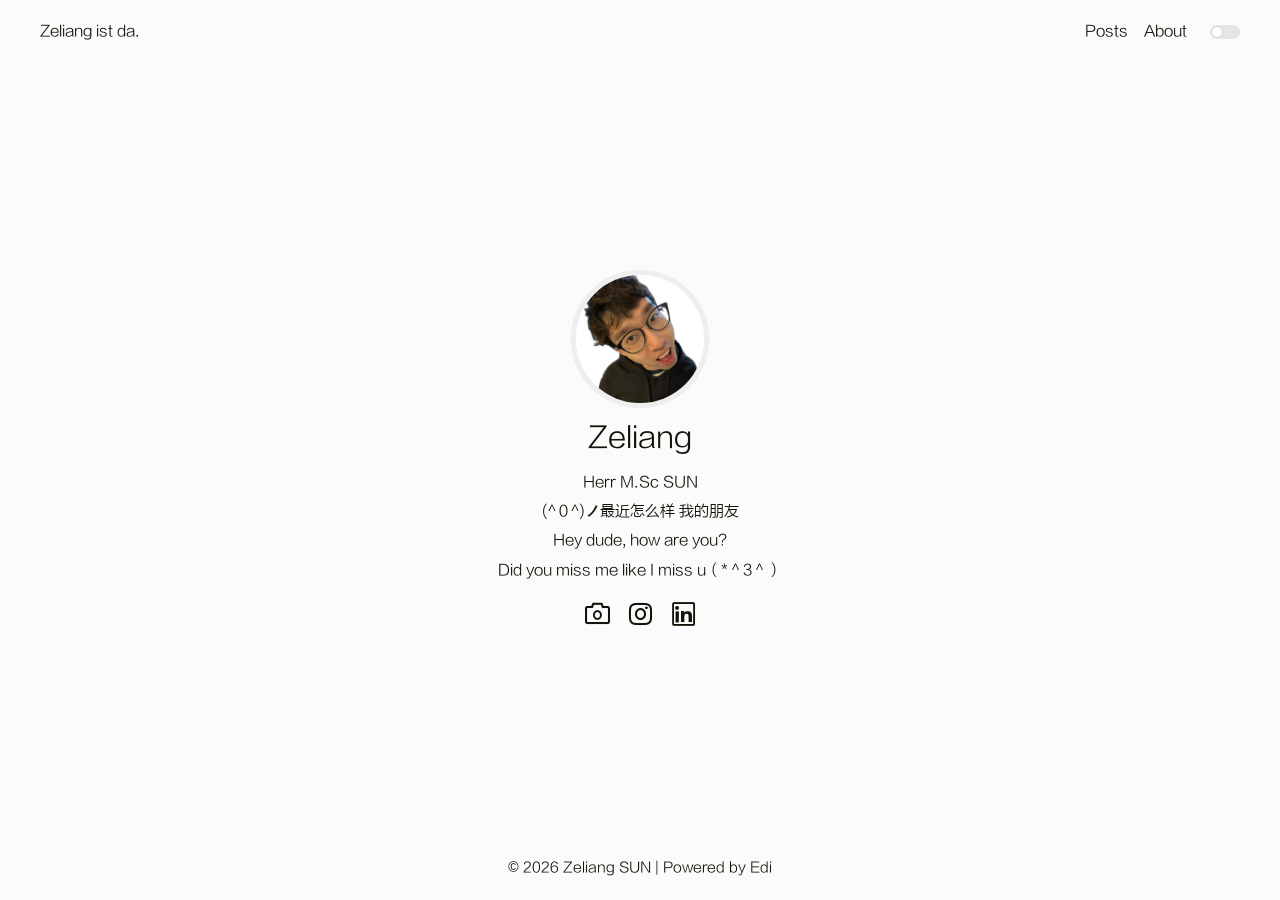
<file: index.html>
<!DOCTYPE html>
<html lang="zh-CN">

<head>
    <meta charset="UTF-8">
<meta name="viewport"
      content="width=device-width, initial-scale=1.0, maximum-scale=1.0, minimum-scale=1.0">
<meta http-equiv="X-UA-Compatible" content="ie=edge">

    <meta name="author" content="Zeliang Sun">


    <meta name="subtitle" content="Hi!">




<title>Zeliang&#39;s Web</title>



    <link rel="icon" href="/faviconSZL.ico">




    <!-- stylesheets list from _config.yml -->
    
    <link rel="stylesheet" href="/css/style.css">
    



    <!-- scripts list from _config.yml -->
    
    <script src="/js/script.js"></script>
    
    <script src="/js/tocbot.min.js"></script>
    



    
    
        
    


<meta name="generator" content="Hexo 7.3.0"></head>

<body>
    <script>
        // this function is used to check current theme before page loaded.
        (() => {
            const pagebody = document.getElementsByTagName('body')[0]

            function setTheme(status) {

                if (status === 'dark') {
                    window.sessionStorage.theme = 'dark'
                    pagebody.classList.add('dark-theme');

                } else if (status === 'light') {
                    window.sessionStorage.theme = 'light'
                    pagebody.classList.remove('dark-theme');
                }
            };

            setTheme(window.sessionStorage.theme)
        })();
    </script>

    <div class="wrapper">
        <header>
    <nav class="navbar">
        <div class="container">
            <div class="navbar-header header-logo"><a href="/">Zeliang ist da.</a></div>
            <div class="menu navbar-right">
                
                <a class="menu-item" href="/archives">Posts</a>
                
                <a class="menu-item" href="/about">About</a>
                
                
                <input id="switch_default" type="checkbox" class="switch_default">
                <label for="switch_default" class="toggleBtn"></label>
            </div>
        </div>
    </nav>

    
    <nav class="navbar-mobile" id="nav-mobile">
        <div class="container">
            <div class="navbar-header">
                <div>
                    <a href="/">Zeliang ist da.</a><a id="mobile-toggle-theme">·&nbsp;Light</a>
                </div>
                <div class="menu-toggle" onclick="mobileBtn()">
                    <svg class="menu-icon" xmlns="http://www.w3.org/2000/svg" width="32" height="32" viewBox="0 0 24 24"><path fill="currentColor" d="M4.5 17.27q-.213 0-.356-.145T4 16.768t.144-.356t.356-.143h15q.213 0 .356.144q.144.144.144.357t-.144.356t-.356.143zm0-4.77q-.213 0-.356-.144T4 11.999t.144-.356t.356-.143h15q.213 0 .356.144t.144.357t-.144.356t-.356.143zm0-4.77q-.213 0-.356-.143Q4 7.443 4 7.23t.144-.356t.356-.143h15q.213 0 .356.144T20 7.23t-.144.356t-.356.144z"/></svg>
                    <svg class="close-icon" xmlns="http://www.w3.org/2000/svg" width="32" height="32" viewBox="0 0 24 24"><!-- Icon from Material Symbols Light by Google - https://github.com/google/material-design-icons/blob/master/LICENSE --><path fill="currentColor" d="m12 12.708l-5.246 5.246q-.14.14-.344.15t-.364-.15t-.16-.354t.16-.354L11.292 12L6.046 6.754q-.14-.14-.15-.344t.15-.364t.354-.16t.354.16L12 11.292l5.246-5.246q.14-.14.345-.15q.203-.01.363.15t.16.354t-.16.354L12.708 12l5.246 5.246q.14.14.15.345q.01.203-.15.363t-.354.16t-.354-.16z"/></svg>
                </div>
            </div>
            <div class="menu" id="mobile-menu">
                
                <a class="menu-item" href="/archives">Posts</a>
                
                <a class="menu-item" href="/about">About</a>
                
            </div>
        </div>
    </nav>

</header>
<script>
    var mobileBtn = function f() {
        var toggleMenu = document.getElementsByClassName("menu-toggle")[0];
        var mobileMenu = document.getElementById("mobile-menu");
        if (toggleMenu.classList.contains("active")) {
            toggleMenu.classList.remove("active")
            mobileMenu.classList.remove("active")
        } else {
            toggleMenu.classList.add("active")
            mobileMenu.classList.add("active")
        }
    }
</script>
            <div class="main">
                
    <div class="container profile-container">
    <div class="intro">
        <div class="avatar">
            <a href="/archives"><img src="/image/ww.png"></a>
        </div>
        <div class="nickname">Zeliang</div>
        <div class="description"><p>Herr M.Sc SUN <br> (^０^)ノ最近怎么样 我的朋友 <br> Hey dude, how are you? <br> Did you miss me like I miss u（*＾3＾）</p>
</div>
        <div class="links">
            
                
                    <a class="link-item" title="Gallery" target="_blank" rel="noopener" href="https://www.xiaohongshu.com/user/profile/585cacf982ec3926bdb0a9de?xsec_token=YB1grFeYqN_y-2Yd3AJe_XyZFnTfMAkf03-LGsz-wFnMQ=&amp;xsec_source=app_share&amp;xhsshare=CopyLink&amp;appuid=585cacf982ec3926bdb0a9de&amp;apptime=1752844489&amp;share_id=304d26b57cd74c2a940ad564760cf4ba">
                        
                        
                            <i class="iconfont icon-gallery"></i>
                        
                    </a>
                
                    <a class="link-item" title="Instagram" target="_blank" rel="noopener" href="https://www.instagram.com/szl213?igsh=NjJsY3E1cG1peXRq&amp;utm_source=qr">
                        
                        
                            <i class="iconfont icon-instagram"></i>
                        
                    </a>
                
                    <a class="link-item" title="LinkedIn" target="_blank" rel="noopener" href="https://www.linkedin.com/in/zeliang98">
                        
                        
                            <i class="iconfont icon-linkedin"></i>
                        
                    </a>
                
            
        </div>
    </div>
</div>


            </div>
            <footer id="footer" class="footer">
    <div class="copyright">
        <span>© 2026 Zeliang SUN | Powered by Edi

</a></span>
    </div>
</footer>

    </div>
</body>

</html>
</file>
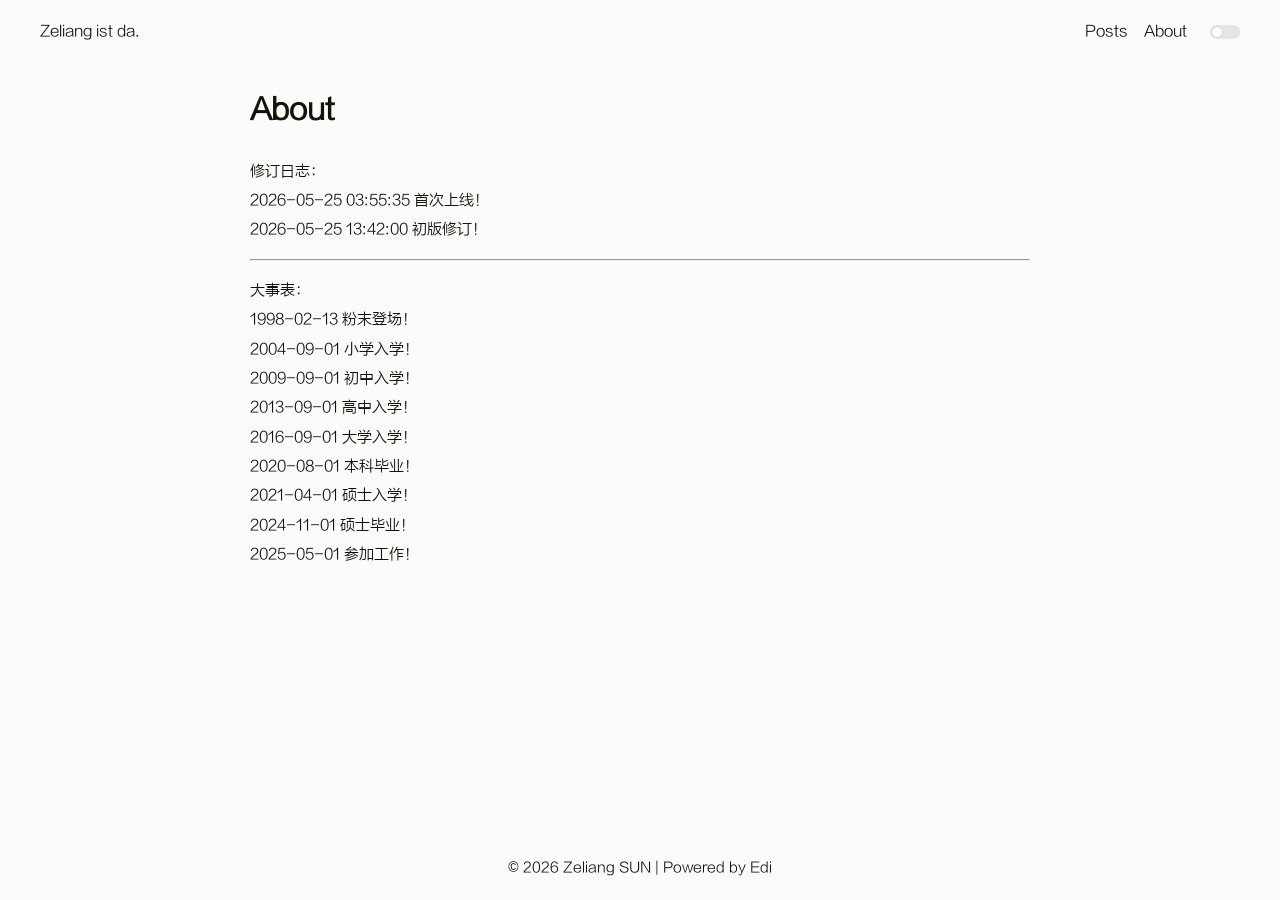
<file: about/index.html>
<!DOCTYPE html>
<html lang="zh-CN">

<head>
    <meta charset="UTF-8">
<meta name="viewport"
      content="width=device-width, initial-scale=1.0, maximum-scale=1.0, minimum-scale=1.0">
<meta http-equiv="X-UA-Compatible" content="ie=edge">

    <meta name="author" content="Zeliang Sun">


    <meta name="subtitle" content="Hi!">




<title>About | Zeliang&#39;s Web</title>



    <link rel="icon" href="/faviconSZL.ico">




    <!-- stylesheets list from _config.yml -->
    
    <link rel="stylesheet" href="/css/style.css">
    



    <!-- scripts list from _config.yml -->
    
    <script src="/js/script.js"></script>
    
    <script src="/js/tocbot.min.js"></script>
    



    
    
        
    


<meta name="generator" content="Hexo 7.3.0"></head>

<body>
    <script>
        // this function is used to check current theme before page loaded.
        (() => {
            const pagebody = document.getElementsByTagName('body')[0]

            function setTheme(status) {

                if (status === 'dark') {
                    window.sessionStorage.theme = 'dark'
                    pagebody.classList.add('dark-theme');

                } else if (status === 'light') {
                    window.sessionStorage.theme = 'light'
                    pagebody.classList.remove('dark-theme');
                }
            };

            setTheme(window.sessionStorage.theme)
        })();
    </script>

    <div class="wrapper">
        <header>
    <nav class="navbar">
        <div class="container">
            <div class="navbar-header header-logo"><a href="/">Zeliang ist da.</a></div>
            <div class="menu navbar-right">
                
                <a class="menu-item" href="/archives">Posts</a>
                
                <a class="menu-item" href="/about">About</a>
                
                
                <input id="switch_default" type="checkbox" class="switch_default">
                <label for="switch_default" class="toggleBtn"></label>
            </div>
        </div>
    </nav>

    
    <nav class="navbar-mobile" id="nav-mobile">
        <div class="container">
            <div class="navbar-header">
                <div>
                    <a href="/">Zeliang ist da.</a><a id="mobile-toggle-theme">·&nbsp;Light</a>
                </div>
                <div class="menu-toggle" onclick="mobileBtn()">
                    <svg class="menu-icon" xmlns="http://www.w3.org/2000/svg" width="32" height="32" viewBox="0 0 24 24"><path fill="currentColor" d="M4.5 17.27q-.213 0-.356-.145T4 16.768t.144-.356t.356-.143h15q.213 0 .356.144q.144.144.144.357t-.144.356t-.356.143zm0-4.77q-.213 0-.356-.144T4 11.999t.144-.356t.356-.143h15q.213 0 .356.144t.144.357t-.144.356t-.356.143zm0-4.77q-.213 0-.356-.143Q4 7.443 4 7.23t.144-.356t.356-.143h15q.213 0 .356.144T20 7.23t-.144.356t-.356.144z"/></svg>
                    <svg class="close-icon" xmlns="http://www.w3.org/2000/svg" width="32" height="32" viewBox="0 0 24 24"><!-- Icon from Material Symbols Light by Google - https://github.com/google/material-design-icons/blob/master/LICENSE --><path fill="currentColor" d="m12 12.708l-5.246 5.246q-.14.14-.344.15t-.364-.15t-.16-.354t.16-.354L11.292 12L6.046 6.754q-.14-.14-.15-.344t.15-.364t.354-.16t.354.16L12 11.292l5.246-5.246q.14-.14.345-.15q.203-.01.363.15t.16.354t-.16.354L12.708 12l5.246 5.246q.14.14.15.345q.01.203-.15.363t-.354.16t-.354-.16z"/></svg>
                </div>
            </div>
            <div class="menu" id="mobile-menu">
                
                <a class="menu-item" href="/archives">Posts</a>
                
                <a class="menu-item" href="/about">About</a>
                
            </div>
        </div>
    </nav>

</header>
<script>
    var mobileBtn = function f() {
        var toggleMenu = document.getElementsByClassName("menu-toggle")[0];
        var mobileMenu = document.getElementById("mobile-menu");
        if (toggleMenu.classList.contains("active")) {
            toggleMenu.classList.remove("active")
            mobileMenu.classList.remove("active")
        } else {
            toggleMenu.classList.add("active")
            mobileMenu.classList.add("active")
        }
    }
</script>
            <div class="main">
                <div class="container">
    <article class="post-wrap page">
        
        <h2 class="post-title">About</h2>
        
        <section class="post-content">
            <p>修订日志：<br>2026-05-25 03:55:35 首次上线！<br>2026-05-25 13:42:00 初版修订！</p>
<hr>
<p>大事表：<br>1998-02-13 粉末登场！<br>2004-09-01 小学入学！<br>2009-09-01 初中入学！<br>2013-09-01 高中入学！<br>2016-09-01 大学入学！<br>2020-08-01 本科毕业！<br>2021-04-01 硕士入学！<br>2024-11-01 硕士毕业！<br>2025-05-01 参加工作！</p>

        </section>
    </article>
</div>

            </div>
            <footer id="footer" class="footer">
    <div class="copyright">
        <span>© 2026 Zeliang SUN | Powered by Edi

</a></span>
    </div>
</footer>

    </div>
</body>

</html>
</file>
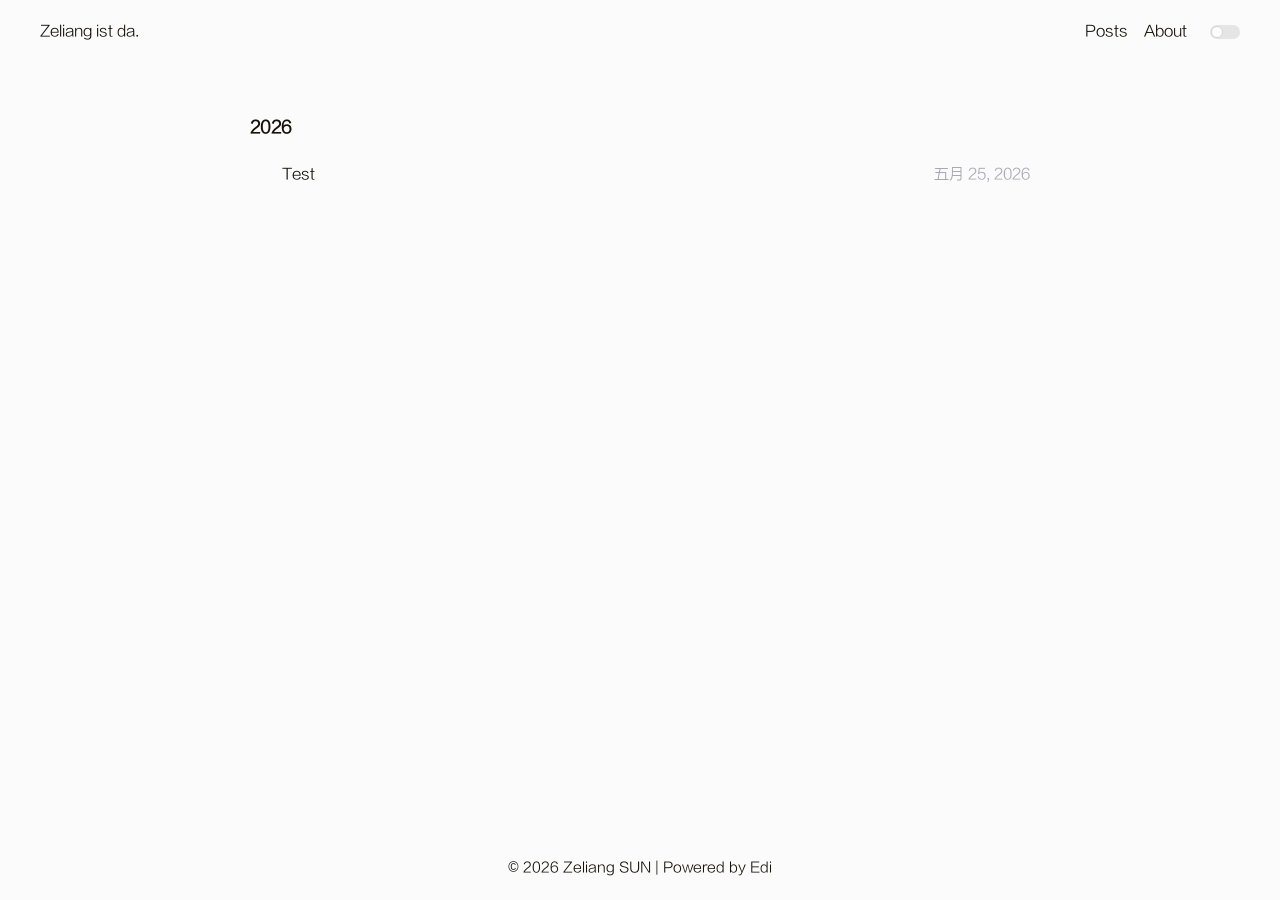
<file: archives/index.html>
<!DOCTYPE html>
<html lang="zh-CN">

<head>
    <meta charset="UTF-8">
<meta name="viewport"
      content="width=device-width, initial-scale=1.0, maximum-scale=1.0, minimum-scale=1.0">
<meta http-equiv="X-UA-Compatible" content="ie=edge">

    <meta name="author" content="Zeliang Sun">


    <meta name="subtitle" content="Hi!">




<title>归档 | Zeliang&#39;s Web</title>



    <link rel="icon" href="/faviconSZL.ico">




    <!-- stylesheets list from _config.yml -->
    
    <link rel="stylesheet" href="/css/style.css">
    



    <!-- scripts list from _config.yml -->
    
    <script src="/js/script.js"></script>
    
    <script src="/js/tocbot.min.js"></script>
    



    
    
        
    


<meta name="generator" content="Hexo 7.3.0"></head>

<body>
    <script>
        // this function is used to check current theme before page loaded.
        (() => {
            const pagebody = document.getElementsByTagName('body')[0]

            function setTheme(status) {

                if (status === 'dark') {
                    window.sessionStorage.theme = 'dark'
                    pagebody.classList.add('dark-theme');

                } else if (status === 'light') {
                    window.sessionStorage.theme = 'light'
                    pagebody.classList.remove('dark-theme');
                }
            };

            setTheme(window.sessionStorage.theme)
        })();
    </script>

    <div class="wrapper">
        <header>
    <nav class="navbar">
        <div class="container">
            <div class="navbar-header header-logo"><a href="/">Zeliang ist da.</a></div>
            <div class="menu navbar-right">
                
                <a class="menu-item" href="/archives">Posts</a>
                
                <a class="menu-item" href="/about">About</a>
                
                
                <input id="switch_default" type="checkbox" class="switch_default">
                <label for="switch_default" class="toggleBtn"></label>
            </div>
        </div>
    </nav>

    
    <nav class="navbar-mobile" id="nav-mobile">
        <div class="container">
            <div class="navbar-header">
                <div>
                    <a href="/">Zeliang ist da.</a><a id="mobile-toggle-theme">·&nbsp;Light</a>
                </div>
                <div class="menu-toggle" onclick="mobileBtn()">
                    <svg class="menu-icon" xmlns="http://www.w3.org/2000/svg" width="32" height="32" viewBox="0 0 24 24"><path fill="currentColor" d="M4.5 17.27q-.213 0-.356-.145T4 16.768t.144-.356t.356-.143h15q.213 0 .356.144q.144.144.144.357t-.144.356t-.356.143zm0-4.77q-.213 0-.356-.144T4 11.999t.144-.356t.356-.143h15q.213 0 .356.144t.144.357t-.144.356t-.356.143zm0-4.77q-.213 0-.356-.143Q4 7.443 4 7.23t.144-.356t.356-.143h15q.213 0 .356.144T20 7.23t-.144.356t-.356.144z"/></svg>
                    <svg class="close-icon" xmlns="http://www.w3.org/2000/svg" width="32" height="32" viewBox="0 0 24 24"><!-- Icon from Material Symbols Light by Google - https://github.com/google/material-design-icons/blob/master/LICENSE --><path fill="currentColor" d="m12 12.708l-5.246 5.246q-.14.14-.344.15t-.364-.15t-.16-.354t.16-.354L11.292 12L6.046 6.754q-.14-.14-.15-.344t.15-.364t.354-.16t.354.16L12 11.292l5.246-5.246q.14-.14.345-.15q.203-.01.363.15t.16.354t-.16.354L12.708 12l5.246 5.246q.14.14.15.345q.01.203-.15.363t-.354.16t-.354-.16z"/></svg>
                </div>
            </div>
            <div class="menu" id="mobile-menu">
                
                <a class="menu-item" href="/archives">Posts</a>
                
                <a class="menu-item" href="/about">About</a>
                
            </div>
        </div>
    </nav>

</header>
<script>
    var mobileBtn = function f() {
        var toggleMenu = document.getElementsByClassName("menu-toggle")[0];
        var mobileMenu = document.getElementById("mobile-menu");
        if (toggleMenu.classList.contains("active")) {
            toggleMenu.classList.remove("active")
            mobileMenu.classList.remove("active")
        } else {
            toggleMenu.classList.add("active")
            mobileMenu.classList.add("active")
        }
    }
</script>
            <div class="main">
                <div class="post-wrap archive">
    
    
        

        
            <h3>2026</h3>
        

        <article class="archive-item">
            <a class="archive-item-link" href="/2026/05/25/TEST/">Test</a>
            <span class="archive-item-date">五月 25, 2026</span>
        </article>
    
    
</div>
            </div>
            <footer id="footer" class="footer">
    <div class="copyright">
        <span>© 2026 Zeliang SUN | Powered by Edi

</a></span>
    </div>
</footer>

    </div>
</body>

</html>
</file>
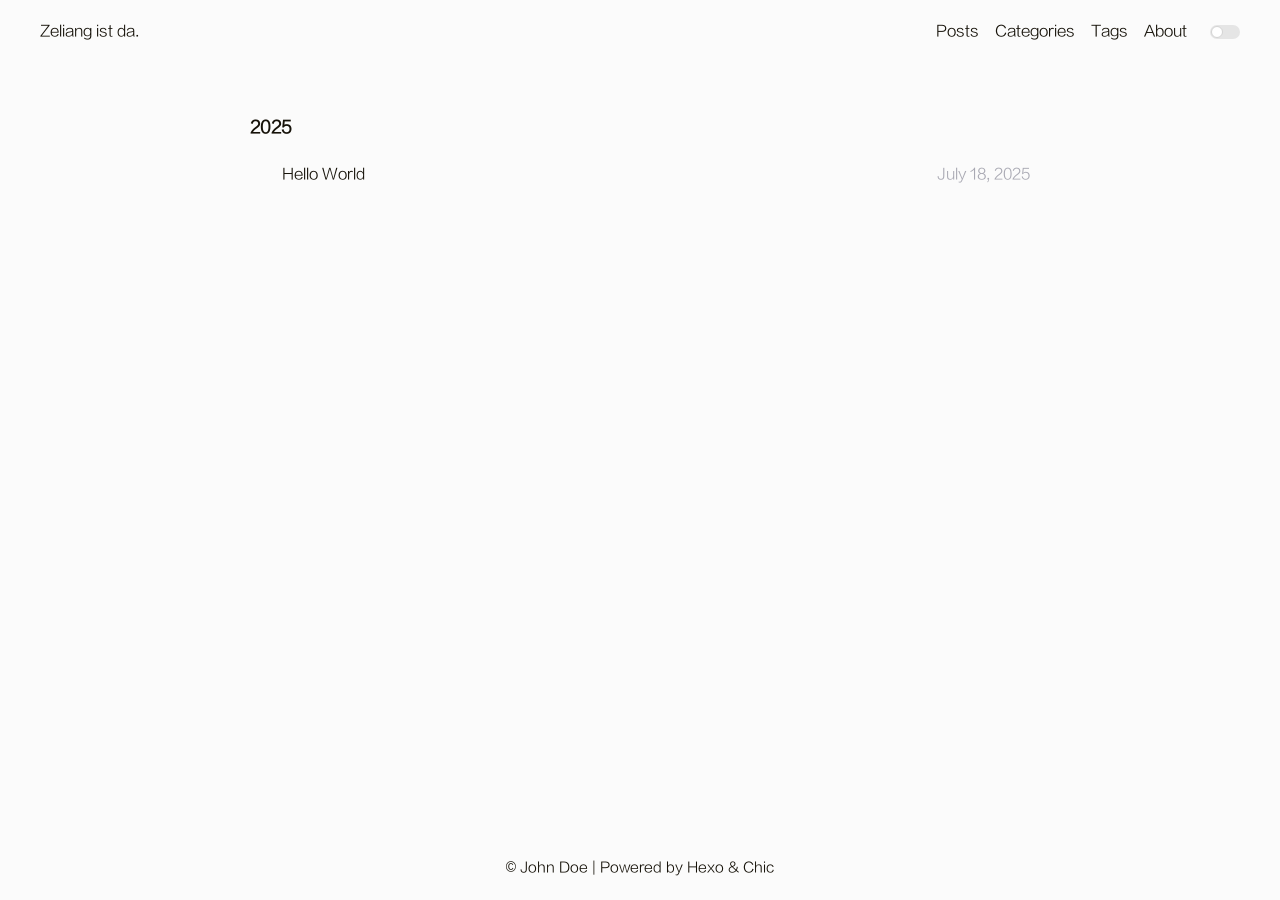
<file: archives/2025/index.html>
<!DOCTYPE html>
<html lang="en">

<head>
    <meta charset="UTF-8">
<meta name="viewport"
      content="width=device-width, initial-scale=1.0, maximum-scale=1.0, minimum-scale=1.0">
<meta http-equiv="X-UA-Compatible" content="ie=edge">

    <meta name="author" content="John Doe">





<title>Archives: 2025 | Hexo</title>



    <link rel="icon" href="/faviconSZL.ico">




    <!-- stylesheets list from _config.yml -->
    
    <link rel="stylesheet" href="/css/style.css">
    



    <!-- scripts list from _config.yml -->
    
    <script src="/js/script.js"></script>
    
    <script src="/js/tocbot.min.js"></script>
    



    
    
        
    


<meta name="generator" content="Hexo 7.3.0"></head>

<body>
    <script>
        // this function is used to check current theme before page loaded.
        (() => {
            const pagebody = document.getElementsByTagName('body')[0]

            function setTheme(status) {

                if (status === 'dark') {
                    window.sessionStorage.theme = 'dark'
                    pagebody.classList.add('dark-theme');

                } else if (status === 'light') {
                    window.sessionStorage.theme = 'light'
                    pagebody.classList.remove('dark-theme');
                }
            };

            setTheme(window.sessionStorage.theme)
        })();
    </script>

    <div class="wrapper">
        <header>
    <nav class="navbar">
        <div class="container">
            <div class="navbar-header header-logo"><a href="/">Zeliang ist da.</a></div>
            <div class="menu navbar-right">
                
                <a class="menu-item" href="/archives">Posts</a>
                
                <a class="menu-item" href="/category">Categories</a>
                
                <a class="menu-item" href="/tag">Tags</a>
                
                <a class="menu-item" href="/about">About</a>
                
                
                <input id="switch_default" type="checkbox" class="switch_default">
                <label for="switch_default" class="toggleBtn"></label>
            </div>
        </div>
    </nav>

    
    <nav class="navbar-mobile" id="nav-mobile">
        <div class="container">
            <div class="navbar-header">
                <div>
                    <a href="/">Zeliang ist da.</a><a id="mobile-toggle-theme">·&nbsp;Light</a>
                </div>
                <div class="menu-toggle" onclick="mobileBtn()">
                    <svg class="menu-icon" xmlns="http://www.w3.org/2000/svg" width="32" height="32" viewBox="0 0 24 24"><path fill="currentColor" d="M4.5 17.27q-.213 0-.356-.145T4 16.768t.144-.356t.356-.143h15q.213 0 .356.144q.144.144.144.357t-.144.356t-.356.143zm0-4.77q-.213 0-.356-.144T4 11.999t.144-.356t.356-.143h15q.213 0 .356.144t.144.357t-.144.356t-.356.143zm0-4.77q-.213 0-.356-.143Q4 7.443 4 7.23t.144-.356t.356-.143h15q.213 0 .356.144T20 7.23t-.144.356t-.356.144z"/></svg>
                    <svg class="close-icon" xmlns="http://www.w3.org/2000/svg" width="32" height="32" viewBox="0 0 24 24"><!-- Icon from Material Symbols Light by Google - https://github.com/google/material-design-icons/blob/master/LICENSE --><path fill="currentColor" d="m12 12.708l-5.246 5.246q-.14.14-.344.15t-.364-.15t-.16-.354t.16-.354L11.292 12L6.046 6.754q-.14-.14-.15-.344t.15-.364t.354-.16t.354.16L12 11.292l5.246-5.246q.14-.14.345-.15q.203-.01.363.15t.16.354t-.16.354L12.708 12l5.246 5.246q.14.14.15.345q.01.203-.15.363t-.354.16t-.354-.16z"/></svg>
                </div>
            </div>
            <div class="menu" id="mobile-menu">
                
                <a class="menu-item" href="/archives">Posts</a>
                
                <a class="menu-item" href="/category">Categories</a>
                
                <a class="menu-item" href="/tag">Tags</a>
                
                <a class="menu-item" href="/about">About</a>
                
            </div>
        </div>
    </nav>

</header>
<script>
    var mobileBtn = function f() {
        var toggleMenu = document.getElementsByClassName("menu-toggle")[0];
        var mobileMenu = document.getElementById("mobile-menu");
        if (toggleMenu.classList.contains("active")) {
            toggleMenu.classList.remove("active")
            mobileMenu.classList.remove("active")
        } else {
            toggleMenu.classList.add("active")
            mobileMenu.classList.add("active")
        }
    }
</script>
            <div class="main">
                <div class="post-wrap archive">
    
    
        

        
            <h3>2025</h3>
        

        <article class="archive-item">
            <a class="archive-item-link" href="/2025/07/18/hello-world/">Hello World</a>
            <span class="archive-item-date">July 18, 2025</span>
        </article>
    
    
</div>
            </div>
            <footer id="footer" class="footer">
    <div class="copyright">
        <span>© John Doe | Powered by <a href="https://hexo.io" target="_blank">Hexo</a> & <a href="https://github.com/Siricee/hexo-theme-Chic" target="_blank">Chic</a></span>
    </div>
</footer>

    </div>
</body>

</html>
</file>
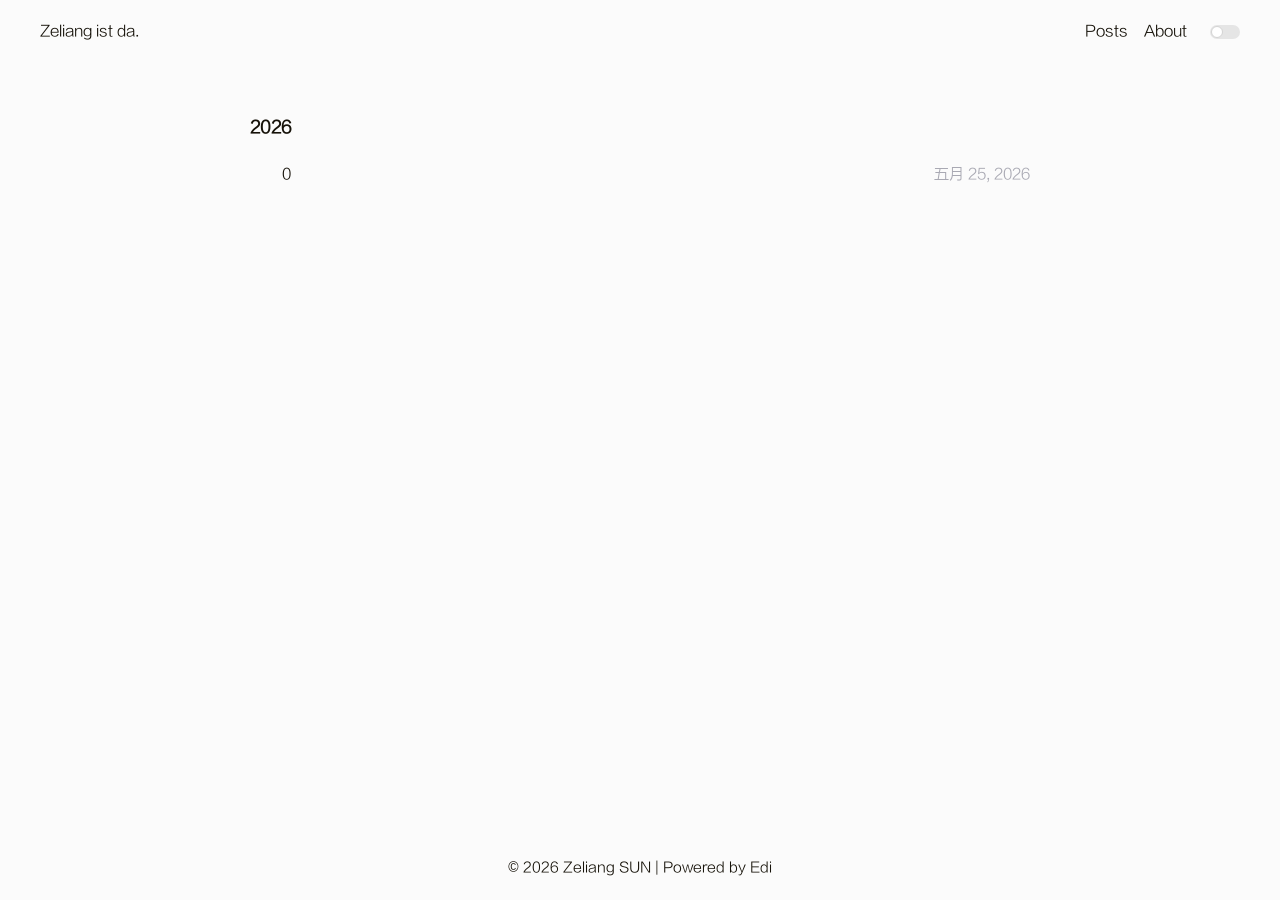
<file: archives/2026/index.html>
<!DOCTYPE html>
<html lang="zh-CN">

<head>
    <meta charset="UTF-8">
<meta name="viewport"
      content="width=device-width, initial-scale=1.0, maximum-scale=1.0, minimum-scale=1.0">
<meta http-equiv="X-UA-Compatible" content="ie=edge">

    <meta name="author" content="Zeliang Sun">


    <meta name="subtitle" content="Hi!">




<title>归档: 2026 | Zeliang&#39;s Web</title>



    <link rel="icon" href="/faviconSZL.ico">




    <!-- stylesheets list from _config.yml -->
    
    <link rel="stylesheet" href="/css/style.css">
    



    <!-- scripts list from _config.yml -->
    
    <script src="/js/script.js"></script>
    
    <script src="/js/tocbot.min.js"></script>
    



    
    
        
    


<meta name="generator" content="Hexo 7.3.0"></head>

<body>
    <script>
        // this function is used to check current theme before page loaded.
        (() => {
            const pagebody = document.getElementsByTagName('body')[0]

            function setTheme(status) {

                if (status === 'dark') {
                    window.sessionStorage.theme = 'dark'
                    pagebody.classList.add('dark-theme');

                } else if (status === 'light') {
                    window.sessionStorage.theme = 'light'
                    pagebody.classList.remove('dark-theme');
                }
            };

            setTheme(window.sessionStorage.theme)
        })();
    </script>

    <div class="wrapper">
        <header>
    <nav class="navbar">
        <div class="container">
            <div class="navbar-header header-logo"><a href="/">Zeliang ist da.</a></div>
            <div class="menu navbar-right">
                
                <a class="menu-item" href="/archives">Posts</a>
                
                <a class="menu-item" href="/about">About</a>
                
                
                <input id="switch_default" type="checkbox" class="switch_default">
                <label for="switch_default" class="toggleBtn"></label>
            </div>
        </div>
    </nav>

    
    <nav class="navbar-mobile" id="nav-mobile">
        <div class="container">
            <div class="navbar-header">
                <div>
                    <a href="/">Zeliang ist da.</a><a id="mobile-toggle-theme">·&nbsp;Light</a>
                </div>
                <div class="menu-toggle" onclick="mobileBtn()">
                    <svg class="menu-icon" xmlns="http://www.w3.org/2000/svg" width="32" height="32" viewBox="0 0 24 24"><path fill="currentColor" d="M4.5 17.27q-.213 0-.356-.145T4 16.768t.144-.356t.356-.143h15q.213 0 .356.144q.144.144.144.357t-.144.356t-.356.143zm0-4.77q-.213 0-.356-.144T4 11.999t.144-.356t.356-.143h15q.213 0 .356.144t.144.357t-.144.356t-.356.143zm0-4.77q-.213 0-.356-.143Q4 7.443 4 7.23t.144-.356t.356-.143h15q.213 0 .356.144T20 7.23t-.144.356t-.356.144z"/></svg>
                    <svg class="close-icon" xmlns="http://www.w3.org/2000/svg" width="32" height="32" viewBox="0 0 24 24"><!-- Icon from Material Symbols Light by Google - https://github.com/google/material-design-icons/blob/master/LICENSE --><path fill="currentColor" d="m12 12.708l-5.246 5.246q-.14.14-.344.15t-.364-.15t-.16-.354t.16-.354L11.292 12L6.046 6.754q-.14-.14-.15-.344t.15-.364t.354-.16t.354.16L12 11.292l5.246-5.246q.14-.14.345-.15q.203-.01.363.15t.16.354t-.16.354L12.708 12l5.246 5.246q.14.14.15.345q.01.203-.15.363t-.354.16t-.354-.16z"/></svg>
                </div>
            </div>
            <div class="menu" id="mobile-menu">
                
                <a class="menu-item" href="/archives">Posts</a>
                
                <a class="menu-item" href="/about">About</a>
                
            </div>
        </div>
    </nav>

</header>
<script>
    var mobileBtn = function f() {
        var toggleMenu = document.getElementsByClassName("menu-toggle")[0];
        var mobileMenu = document.getElementById("mobile-menu");
        if (toggleMenu.classList.contains("active")) {
            toggleMenu.classList.remove("active")
            mobileMenu.classList.remove("active")
        } else {
            toggleMenu.classList.add("active")
            mobileMenu.classList.add("active")
        }
    }
</script>
            <div class="main">
                <div class="post-wrap archive">
    
    
        

        
            <h3>2026</h3>
        

        <article class="archive-item">
            <a class="archive-item-link" href="/2026/05/25/0/">0</a>
            <span class="archive-item-date">五月 25, 2026</span>
        </article>
    
    
</div>
            </div>
            <footer id="footer" class="footer">
    <div class="copyright">
        <span>© 2026 Zeliang SUN | Powered by Edi

</a></span>
    </div>
</footer>

    </div>
</body>

</html>
</file>
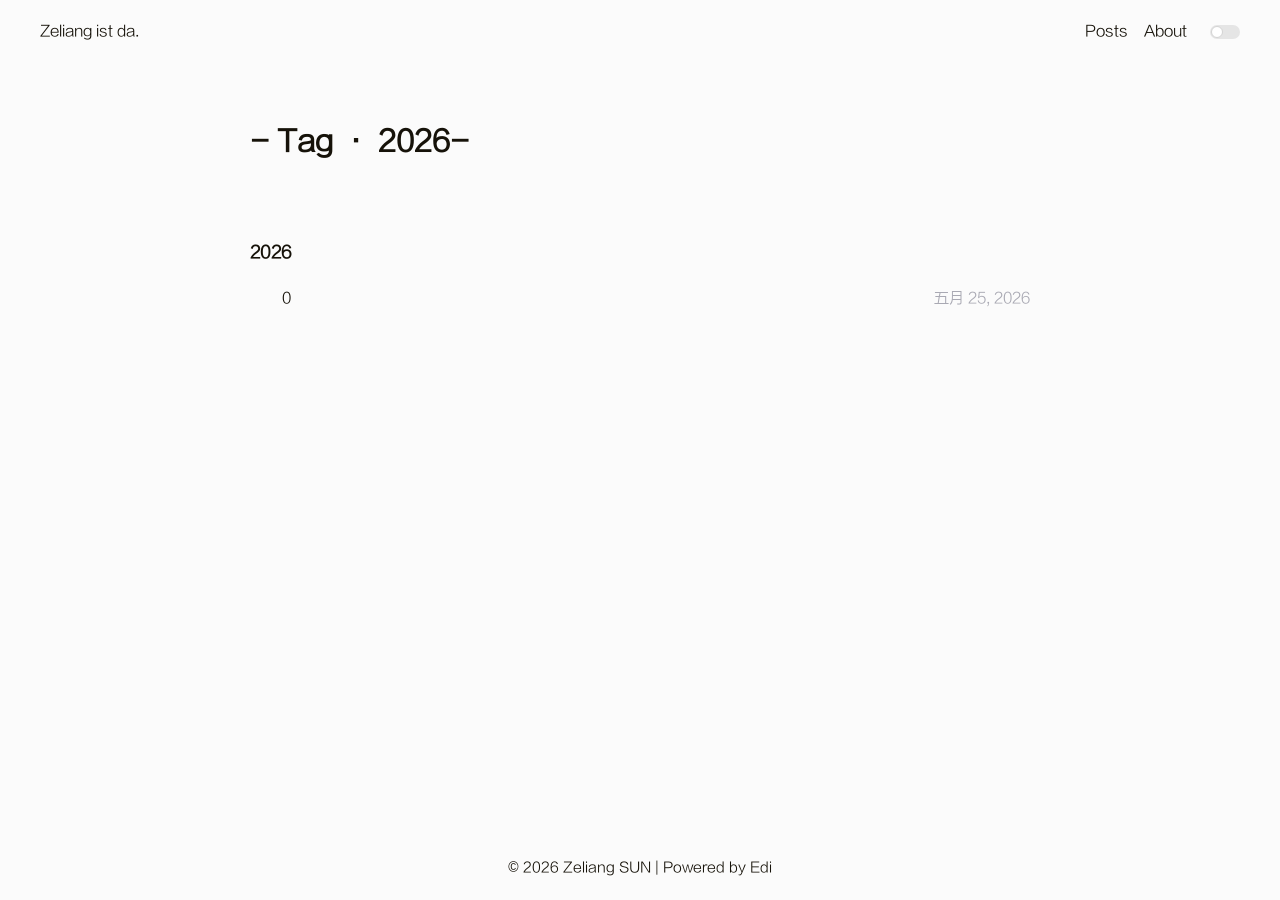
<file: tags/2026/index.html>
<!DOCTYPE html>
<html lang="zh-CN">

<head>
    <meta charset="UTF-8">
<meta name="viewport"
      content="width=device-width, initial-scale=1.0, maximum-scale=1.0, minimum-scale=1.0">
<meta http-equiv="X-UA-Compatible" content="ie=edge">

    <meta name="author" content="Zeliang Sun">


    <meta name="subtitle" content="Hi!">




<title>Tag: 2026 | Zeliang&#39;s Web</title>



    <link rel="icon" href="/faviconSZL.ico">




    <!-- stylesheets list from _config.yml -->
    
    <link rel="stylesheet" href="/css/style.css">
    



    <!-- scripts list from _config.yml -->
    
    <script src="/js/script.js"></script>
    
    <script src="/js/tocbot.min.js"></script>
    



    
    
        
    


<meta name="generator" content="Hexo 7.3.0"></head>

<body>
    <script>
        // this function is used to check current theme before page loaded.
        (() => {
            const pagebody = document.getElementsByTagName('body')[0]

            function setTheme(status) {

                if (status === 'dark') {
                    window.sessionStorage.theme = 'dark'
                    pagebody.classList.add('dark-theme');

                } else if (status === 'light') {
                    window.sessionStorage.theme = 'light'
                    pagebody.classList.remove('dark-theme');
                }
            };

            setTheme(window.sessionStorage.theme)
        })();
    </script>

    <div class="wrapper">
        <header>
    <nav class="navbar">
        <div class="container">
            <div class="navbar-header header-logo"><a href="/">Zeliang ist da.</a></div>
            <div class="menu navbar-right">
                
                <a class="menu-item" href="/archives">Posts</a>
                
                <a class="menu-item" href="/about">About</a>
                
                
                <input id="switch_default" type="checkbox" class="switch_default">
                <label for="switch_default" class="toggleBtn"></label>
            </div>
        </div>
    </nav>

    
    <nav class="navbar-mobile" id="nav-mobile">
        <div class="container">
            <div class="navbar-header">
                <div>
                    <a href="/">Zeliang ist da.</a><a id="mobile-toggle-theme">·&nbsp;Light</a>
                </div>
                <div class="menu-toggle" onclick="mobileBtn()">
                    <svg class="menu-icon" xmlns="http://www.w3.org/2000/svg" width="32" height="32" viewBox="0 0 24 24"><path fill="currentColor" d="M4.5 17.27q-.213 0-.356-.145T4 16.768t.144-.356t.356-.143h15q.213 0 .356.144q.144.144.144.357t-.144.356t-.356.143zm0-4.77q-.213 0-.356-.144T4 11.999t.144-.356t.356-.143h15q.213 0 .356.144t.144.357t-.144.356t-.356.143zm0-4.77q-.213 0-.356-.143Q4 7.443 4 7.23t.144-.356t.356-.143h15q.213 0 .356.144T20 7.23t-.144.356t-.356.144z"/></svg>
                    <svg class="close-icon" xmlns="http://www.w3.org/2000/svg" width="32" height="32" viewBox="0 0 24 24"><!-- Icon from Material Symbols Light by Google - https://github.com/google/material-design-icons/blob/master/LICENSE --><path fill="currentColor" d="m12 12.708l-5.246 5.246q-.14.14-.344.15t-.364-.15t-.16-.354t.16-.354L11.292 12L6.046 6.754q-.14-.14-.15-.344t.15-.364t.354-.16t.354.16L12 11.292l5.246-5.246q.14-.14.345-.15q.203-.01.363.15t.16.354t-.16.354L12.708 12l5.246 5.246q.14.14.15.345q.01.203-.15.363t-.354.16t-.354-.16z"/></svg>
                </div>
            </div>
            <div class="menu" id="mobile-menu">
                
                <a class="menu-item" href="/archives">Posts</a>
                
                <a class="menu-item" href="/about">About</a>
                
            </div>
        </div>
    </nav>

</header>
<script>
    var mobileBtn = function f() {
        var toggleMenu = document.getElementsByClassName("menu-toggle")[0];
        var mobileMenu = document.getElementById("mobile-menu");
        if (toggleMenu.classList.contains("active")) {
            toggleMenu.classList.remove("active")
            mobileMenu.classList.remove("active")
        } else {
            toggleMenu.classList.add("active")
            mobileMenu.classList.add("active")
        }
    }
</script>
            <div class="main">
                

    
<div class="container">
    <div class="post-wrap tags">
        <h2 class="post-title">-&nbsp;Tag&nbsp;·&nbsp;2026-</h2>
    </div>
    <div class="post-wrap archive">
    
    
        

        
            <h3>2026</h3>
        

        <article class="archive-item">
            <a class="archive-item-link" href="/2026/05/25/0/">0</a>
            <span class="archive-item-date">五月 25, 2026</span>
        </article>
    
    
</div>
</div>

            </div>
            <footer id="footer" class="footer">
    <div class="copyright">
        <span>© 2026 Zeliang SUN | Powered by Edi

</a></span>
    </div>
</footer>

    </div>
</body>

</html>
</file>
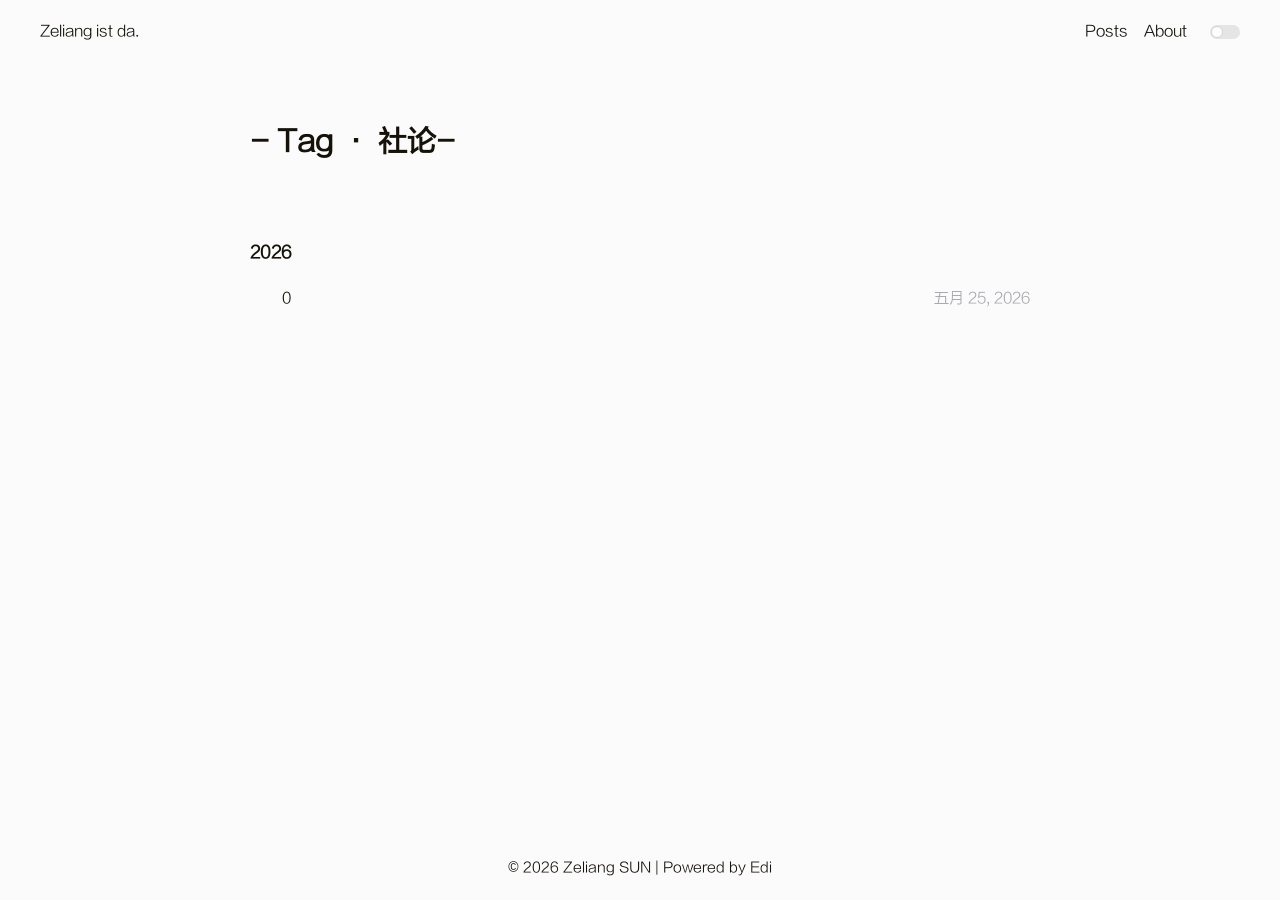
<file: tags/社论/index.html>
<!DOCTYPE html>
<html lang="zh-CN">

<head>
    <meta charset="UTF-8">
<meta name="viewport"
      content="width=device-width, initial-scale=1.0, maximum-scale=1.0, minimum-scale=1.0">
<meta http-equiv="X-UA-Compatible" content="ie=edge">

    <meta name="author" content="Zeliang Sun">


    <meta name="subtitle" content="Hi!">




<title>Tag: 社论 | Zeliang&#39;s Web</title>



    <link rel="icon" href="/faviconSZL.ico">




    <!-- stylesheets list from _config.yml -->
    
    <link rel="stylesheet" href="/css/style.css">
    



    <!-- scripts list from _config.yml -->
    
    <script src="/js/script.js"></script>
    
    <script src="/js/tocbot.min.js"></script>
    



    
    
        
    


<meta name="generator" content="Hexo 7.3.0"></head>

<body>
    <script>
        // this function is used to check current theme before page loaded.
        (() => {
            const pagebody = document.getElementsByTagName('body')[0]

            function setTheme(status) {

                if (status === 'dark') {
                    window.sessionStorage.theme = 'dark'
                    pagebody.classList.add('dark-theme');

                } else if (status === 'light') {
                    window.sessionStorage.theme = 'light'
                    pagebody.classList.remove('dark-theme');
                }
            };

            setTheme(window.sessionStorage.theme)
        })();
    </script>

    <div class="wrapper">
        <header>
    <nav class="navbar">
        <div class="container">
            <div class="navbar-header header-logo"><a href="/">Zeliang ist da.</a></div>
            <div class="menu navbar-right">
                
                <a class="menu-item" href="/archives">Posts</a>
                
                <a class="menu-item" href="/about">About</a>
                
                
                <input id="switch_default" type="checkbox" class="switch_default">
                <label for="switch_default" class="toggleBtn"></label>
            </div>
        </div>
    </nav>

    
    <nav class="navbar-mobile" id="nav-mobile">
        <div class="container">
            <div class="navbar-header">
                <div>
                    <a href="/">Zeliang ist da.</a><a id="mobile-toggle-theme">·&nbsp;Light</a>
                </div>
                <div class="menu-toggle" onclick="mobileBtn()">
                    <svg class="menu-icon" xmlns="http://www.w3.org/2000/svg" width="32" height="32" viewBox="0 0 24 24"><path fill="currentColor" d="M4.5 17.27q-.213 0-.356-.145T4 16.768t.144-.356t.356-.143h15q.213 0 .356.144q.144.144.144.357t-.144.356t-.356.143zm0-4.77q-.213 0-.356-.144T4 11.999t.144-.356t.356-.143h15q.213 0 .356.144t.144.357t-.144.356t-.356.143zm0-4.77q-.213 0-.356-.143Q4 7.443 4 7.23t.144-.356t.356-.143h15q.213 0 .356.144T20 7.23t-.144.356t-.356.144z"/></svg>
                    <svg class="close-icon" xmlns="http://www.w3.org/2000/svg" width="32" height="32" viewBox="0 0 24 24"><!-- Icon from Material Symbols Light by Google - https://github.com/google/material-design-icons/blob/master/LICENSE --><path fill="currentColor" d="m12 12.708l-5.246 5.246q-.14.14-.344.15t-.364-.15t-.16-.354t.16-.354L11.292 12L6.046 6.754q-.14-.14-.15-.344t.15-.364t.354-.16t.354.16L12 11.292l5.246-5.246q.14-.14.345-.15q.203-.01.363.15t.16.354t-.16.354L12.708 12l5.246 5.246q.14.14.15.345q.01.203-.15.363t-.354.16t-.354-.16z"/></svg>
                </div>
            </div>
            <div class="menu" id="mobile-menu">
                
                <a class="menu-item" href="/archives">Posts</a>
                
                <a class="menu-item" href="/about">About</a>
                
            </div>
        </div>
    </nav>

</header>
<script>
    var mobileBtn = function f() {
        var toggleMenu = document.getElementsByClassName("menu-toggle")[0];
        var mobileMenu = document.getElementById("mobile-menu");
        if (toggleMenu.classList.contains("active")) {
            toggleMenu.classList.remove("active")
            mobileMenu.classList.remove("active")
        } else {
            toggleMenu.classList.add("active")
            mobileMenu.classList.add("active")
        }
    }
</script>
            <div class="main">
                

    
<div class="container">
    <div class="post-wrap tags">
        <h2 class="post-title">-&nbsp;Tag&nbsp;·&nbsp;社论-</h2>
    </div>
    <div class="post-wrap archive">
    
    
        

        
            <h3>2026</h3>
        

        <article class="archive-item">
            <a class="archive-item-link" href="/2026/05/25/0/">0</a>
            <span class="archive-item-date">五月 25, 2026</span>
        </article>
    
    
</div>
</div>

            </div>
            <footer id="footer" class="footer">
    <div class="copyright">
        <span>© 2026 Zeliang SUN | Powered by Edi

</a></span>
    </div>
</footer>

    </div>
</body>

</html>
</file>
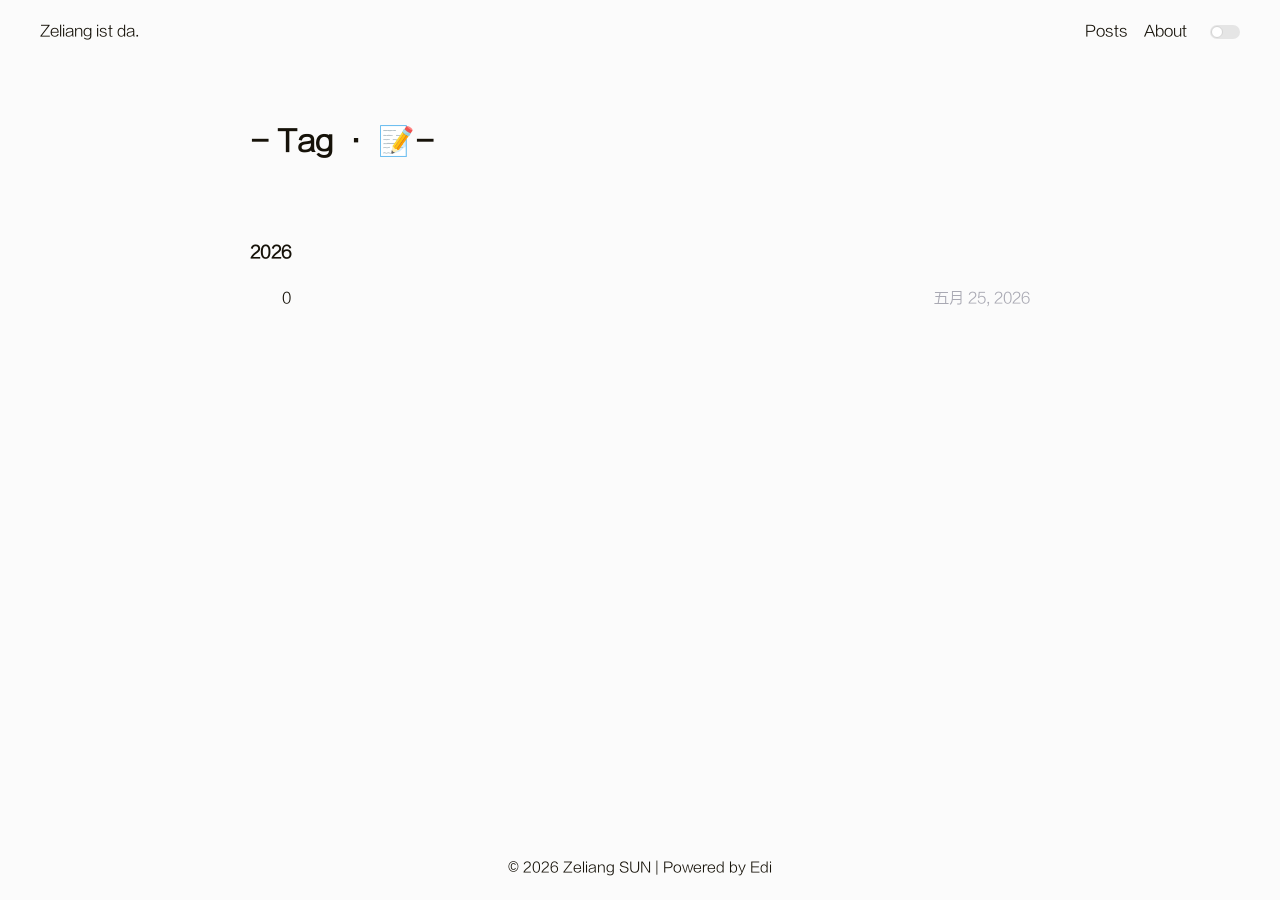
<file: tags/📝/index.html>
<!DOCTYPE html>
<html lang="zh-CN">

<head>
    <meta charset="UTF-8">
<meta name="viewport"
      content="width=device-width, initial-scale=1.0, maximum-scale=1.0, minimum-scale=1.0">
<meta http-equiv="X-UA-Compatible" content="ie=edge">

    <meta name="author" content="Zeliang Sun">


    <meta name="subtitle" content="Hi!">




<title>Tag: 📝 | Zeliang&#39;s Web</title>



    <link rel="icon" href="/faviconSZL.ico">




    <!-- stylesheets list from _config.yml -->
    
    <link rel="stylesheet" href="/css/style.css">
    



    <!-- scripts list from _config.yml -->
    
    <script src="/js/script.js"></script>
    
    <script src="/js/tocbot.min.js"></script>
    



    
    
        
    


<meta name="generator" content="Hexo 7.3.0"></head>

<body>
    <script>
        // this function is used to check current theme before page loaded.
        (() => {
            const pagebody = document.getElementsByTagName('body')[0]

            function setTheme(status) {

                if (status === 'dark') {
                    window.sessionStorage.theme = 'dark'
                    pagebody.classList.add('dark-theme');

                } else if (status === 'light') {
                    window.sessionStorage.theme = 'light'
                    pagebody.classList.remove('dark-theme');
                }
            };

            setTheme(window.sessionStorage.theme)
        })();
    </script>

    <div class="wrapper">
        <header>
    <nav class="navbar">
        <div class="container">
            <div class="navbar-header header-logo"><a href="/">Zeliang ist da.</a></div>
            <div class="menu navbar-right">
                
                <a class="menu-item" href="/archives">Posts</a>
                
                <a class="menu-item" href="/about">About</a>
                
                
                <input id="switch_default" type="checkbox" class="switch_default">
                <label for="switch_default" class="toggleBtn"></label>
            </div>
        </div>
    </nav>

    
    <nav class="navbar-mobile" id="nav-mobile">
        <div class="container">
            <div class="navbar-header">
                <div>
                    <a href="/">Zeliang ist da.</a><a id="mobile-toggle-theme">·&nbsp;Light</a>
                </div>
                <div class="menu-toggle" onclick="mobileBtn()">
                    <svg class="menu-icon" xmlns="http://www.w3.org/2000/svg" width="32" height="32" viewBox="0 0 24 24"><path fill="currentColor" d="M4.5 17.27q-.213 0-.356-.145T4 16.768t.144-.356t.356-.143h15q.213 0 .356.144q.144.144.144.357t-.144.356t-.356.143zm0-4.77q-.213 0-.356-.144T4 11.999t.144-.356t.356-.143h15q.213 0 .356.144t.144.357t-.144.356t-.356.143zm0-4.77q-.213 0-.356-.143Q4 7.443 4 7.23t.144-.356t.356-.143h15q.213 0 .356.144T20 7.23t-.144.356t-.356.144z"/></svg>
                    <svg class="close-icon" xmlns="http://www.w3.org/2000/svg" width="32" height="32" viewBox="0 0 24 24"><!-- Icon from Material Symbols Light by Google - https://github.com/google/material-design-icons/blob/master/LICENSE --><path fill="currentColor" d="m12 12.708l-5.246 5.246q-.14.14-.344.15t-.364-.15t-.16-.354t.16-.354L11.292 12L6.046 6.754q-.14-.14-.15-.344t.15-.364t.354-.16t.354.16L12 11.292l5.246-5.246q.14-.14.345-.15q.203-.01.363.15t.16.354t-.16.354L12.708 12l5.246 5.246q.14.14.15.345q.01.203-.15.363t-.354.16t-.354-.16z"/></svg>
                </div>
            </div>
            <div class="menu" id="mobile-menu">
                
                <a class="menu-item" href="/archives">Posts</a>
                
                <a class="menu-item" href="/about">About</a>
                
            </div>
        </div>
    </nav>

</header>
<script>
    var mobileBtn = function f() {
        var toggleMenu = document.getElementsByClassName("menu-toggle")[0];
        var mobileMenu = document.getElementById("mobile-menu");
        if (toggleMenu.classList.contains("active")) {
            toggleMenu.classList.remove("active")
            mobileMenu.classList.remove("active")
        } else {
            toggleMenu.classList.add("active")
            mobileMenu.classList.add("active")
        }
    }
</script>
            <div class="main">
                

    
<div class="container">
    <div class="post-wrap tags">
        <h2 class="post-title">-&nbsp;Tag&nbsp;·&nbsp;📝-</h2>
    </div>
    <div class="post-wrap archive">
    
    
        

        
            <h3>2026</h3>
        

        <article class="archive-item">
            <a class="archive-item-link" href="/2026/05/25/0/">0</a>
            <span class="archive-item-date">五月 25, 2026</span>
        </article>
    
    
</div>
</div>

            </div>
            <footer id="footer" class="footer">
    <div class="copyright">
        <span>© 2026 Zeliang SUN | Powered by Edi

</a></span>
    </div>
</footer>

    </div>
</body>

</html>
</file>
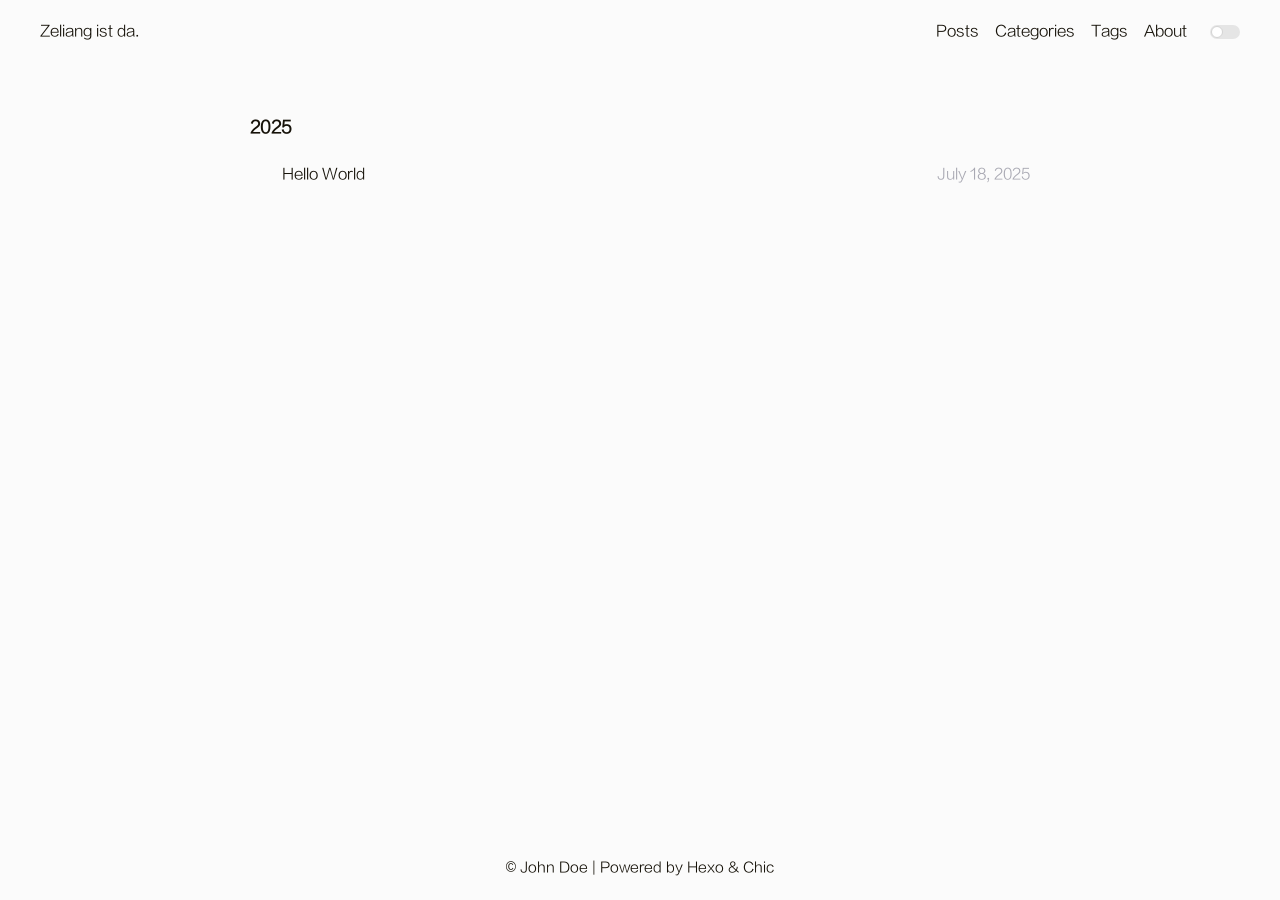
<file: archives/2025/07/index.html>
<!DOCTYPE html>
<html lang="en">

<head>
    <meta charset="UTF-8">
<meta name="viewport"
      content="width=device-width, initial-scale=1.0, maximum-scale=1.0, minimum-scale=1.0">
<meta http-equiv="X-UA-Compatible" content="ie=edge">

    <meta name="author" content="John Doe">





<title>Archives: 2025/7 | Hexo</title>



    <link rel="icon" href="/faviconSZL.ico">




    <!-- stylesheets list from _config.yml -->
    
    <link rel="stylesheet" href="/css/style.css">
    



    <!-- scripts list from _config.yml -->
    
    <script src="/js/script.js"></script>
    
    <script src="/js/tocbot.min.js"></script>
    



    
    
        
    


<meta name="generator" content="Hexo 7.3.0"></head>

<body>
    <script>
        // this function is used to check current theme before page loaded.
        (() => {
            const pagebody = document.getElementsByTagName('body')[0]

            function setTheme(status) {

                if (status === 'dark') {
                    window.sessionStorage.theme = 'dark'
                    pagebody.classList.add('dark-theme');

                } else if (status === 'light') {
                    window.sessionStorage.theme = 'light'
                    pagebody.classList.remove('dark-theme');
                }
            };

            setTheme(window.sessionStorage.theme)
        })();
    </script>

    <div class="wrapper">
        <header>
    <nav class="navbar">
        <div class="container">
            <div class="navbar-header header-logo"><a href="/">Zeliang ist da.</a></div>
            <div class="menu navbar-right">
                
                <a class="menu-item" href="/archives">Posts</a>
                
                <a class="menu-item" href="/category">Categories</a>
                
                <a class="menu-item" href="/tag">Tags</a>
                
                <a class="menu-item" href="/about">About</a>
                
                
                <input id="switch_default" type="checkbox" class="switch_default">
                <label for="switch_default" class="toggleBtn"></label>
            </div>
        </div>
    </nav>

    
    <nav class="navbar-mobile" id="nav-mobile">
        <div class="container">
            <div class="navbar-header">
                <div>
                    <a href="/">Zeliang ist da.</a><a id="mobile-toggle-theme">·&nbsp;Light</a>
                </div>
                <div class="menu-toggle" onclick="mobileBtn()">
                    <svg class="menu-icon" xmlns="http://www.w3.org/2000/svg" width="32" height="32" viewBox="0 0 24 24"><path fill="currentColor" d="M4.5 17.27q-.213 0-.356-.145T4 16.768t.144-.356t.356-.143h15q.213 0 .356.144q.144.144.144.357t-.144.356t-.356.143zm0-4.77q-.213 0-.356-.144T4 11.999t.144-.356t.356-.143h15q.213 0 .356.144t.144.357t-.144.356t-.356.143zm0-4.77q-.213 0-.356-.143Q4 7.443 4 7.23t.144-.356t.356-.143h15q.213 0 .356.144T20 7.23t-.144.356t-.356.144z"/></svg>
                    <svg class="close-icon" xmlns="http://www.w3.org/2000/svg" width="32" height="32" viewBox="0 0 24 24"><!-- Icon from Material Symbols Light by Google - https://github.com/google/material-design-icons/blob/master/LICENSE --><path fill="currentColor" d="m12 12.708l-5.246 5.246q-.14.14-.344.15t-.364-.15t-.16-.354t.16-.354L11.292 12L6.046 6.754q-.14-.14-.15-.344t.15-.364t.354-.16t.354.16L12 11.292l5.246-5.246q.14-.14.345-.15q.203-.01.363.15t.16.354t-.16.354L12.708 12l5.246 5.246q.14.14.15.345q.01.203-.15.363t-.354.16t-.354-.16z"/></svg>
                </div>
            </div>
            <div class="menu" id="mobile-menu">
                
                <a class="menu-item" href="/archives">Posts</a>
                
                <a class="menu-item" href="/category">Categories</a>
                
                <a class="menu-item" href="/tag">Tags</a>
                
                <a class="menu-item" href="/about">About</a>
                
            </div>
        </div>
    </nav>

</header>
<script>
    var mobileBtn = function f() {
        var toggleMenu = document.getElementsByClassName("menu-toggle")[0];
        var mobileMenu = document.getElementById("mobile-menu");
        if (toggleMenu.classList.contains("active")) {
            toggleMenu.classList.remove("active")
            mobileMenu.classList.remove("active")
        } else {
            toggleMenu.classList.add("active")
            mobileMenu.classList.add("active")
        }
    }
</script>
            <div class="main">
                <div class="post-wrap archive">
    
    
        

        
            <h3>2025</h3>
        

        <article class="archive-item">
            <a class="archive-item-link" href="/2025/07/18/hello-world/">Hello World</a>
            <span class="archive-item-date">July 18, 2025</span>
        </article>
    
    
</div>
            </div>
            <footer id="footer" class="footer">
    <div class="copyright">
        <span>© John Doe | Powered by <a href="https://hexo.io" target="_blank">Hexo</a> & <a href="https://github.com/Siricee/hexo-theme-Chic" target="_blank">Chic</a></span>
    </div>
</footer>

    </div>
</body>

</html>
</file>
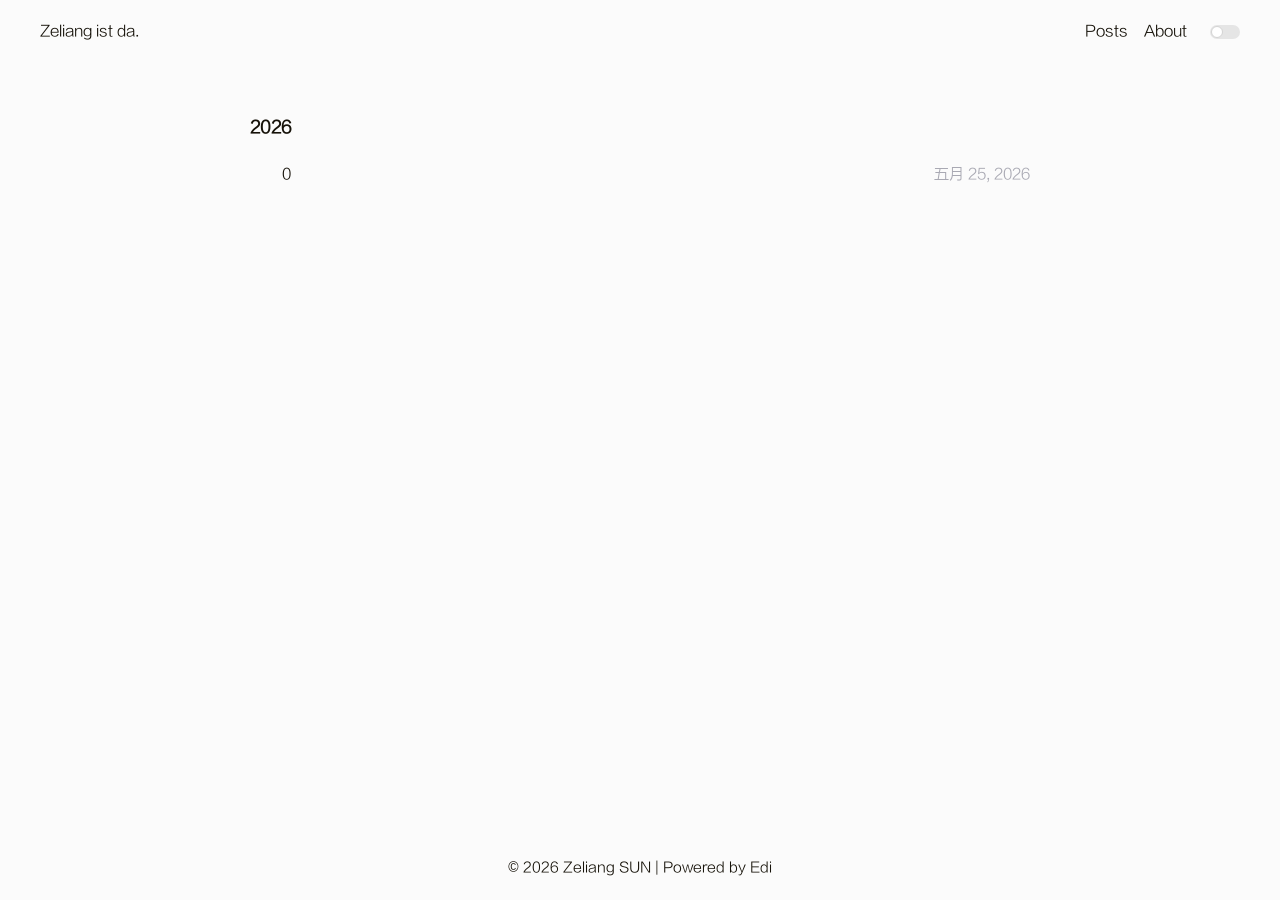
<file: archives/2026/05/index.html>
<!DOCTYPE html>
<html lang="zh-CN">

<head>
    <meta charset="UTF-8">
<meta name="viewport"
      content="width=device-width, initial-scale=1.0, maximum-scale=1.0, minimum-scale=1.0">
<meta http-equiv="X-UA-Compatible" content="ie=edge">

    <meta name="author" content="Zeliang Sun">


    <meta name="subtitle" content="Hi!">




<title>归档: 2026/5 | Zeliang&#39;s Web</title>



    <link rel="icon" href="/faviconSZL.ico">




    <!-- stylesheets list from _config.yml -->
    
    <link rel="stylesheet" href="/css/style.css">
    



    <!-- scripts list from _config.yml -->
    
    <script src="/js/script.js"></script>
    
    <script src="/js/tocbot.min.js"></script>
    



    
    
        
    


<meta name="generator" content="Hexo 7.3.0"></head>

<body>
    <script>
        // this function is used to check current theme before page loaded.
        (() => {
            const pagebody = document.getElementsByTagName('body')[0]

            function setTheme(status) {

                if (status === 'dark') {
                    window.sessionStorage.theme = 'dark'
                    pagebody.classList.add('dark-theme');

                } else if (status === 'light') {
                    window.sessionStorage.theme = 'light'
                    pagebody.classList.remove('dark-theme');
                }
            };

            setTheme(window.sessionStorage.theme)
        })();
    </script>

    <div class="wrapper">
        <header>
    <nav class="navbar">
        <div class="container">
            <div class="navbar-header header-logo"><a href="/">Zeliang ist da.</a></div>
            <div class="menu navbar-right">
                
                <a class="menu-item" href="/archives">Posts</a>
                
                <a class="menu-item" href="/about">About</a>
                
                
                <input id="switch_default" type="checkbox" class="switch_default">
                <label for="switch_default" class="toggleBtn"></label>
            </div>
        </div>
    </nav>

    
    <nav class="navbar-mobile" id="nav-mobile">
        <div class="container">
            <div class="navbar-header">
                <div>
                    <a href="/">Zeliang ist da.</a><a id="mobile-toggle-theme">·&nbsp;Light</a>
                </div>
                <div class="menu-toggle" onclick="mobileBtn()">
                    <svg class="menu-icon" xmlns="http://www.w3.org/2000/svg" width="32" height="32" viewBox="0 0 24 24"><path fill="currentColor" d="M4.5 17.27q-.213 0-.356-.145T4 16.768t.144-.356t.356-.143h15q.213 0 .356.144q.144.144.144.357t-.144.356t-.356.143zm0-4.77q-.213 0-.356-.144T4 11.999t.144-.356t.356-.143h15q.213 0 .356.144t.144.357t-.144.356t-.356.143zm0-4.77q-.213 0-.356-.143Q4 7.443 4 7.23t.144-.356t.356-.143h15q.213 0 .356.144T20 7.23t-.144.356t-.356.144z"/></svg>
                    <svg class="close-icon" xmlns="http://www.w3.org/2000/svg" width="32" height="32" viewBox="0 0 24 24"><!-- Icon from Material Symbols Light by Google - https://github.com/google/material-design-icons/blob/master/LICENSE --><path fill="currentColor" d="m12 12.708l-5.246 5.246q-.14.14-.344.15t-.364-.15t-.16-.354t.16-.354L11.292 12L6.046 6.754q-.14-.14-.15-.344t.15-.364t.354-.16t.354.16L12 11.292l5.246-5.246q.14-.14.345-.15q.203-.01.363.15t.16.354t-.16.354L12.708 12l5.246 5.246q.14.14.15.345q.01.203-.15.363t-.354.16t-.354-.16z"/></svg>
                </div>
            </div>
            <div class="menu" id="mobile-menu">
                
                <a class="menu-item" href="/archives">Posts</a>
                
                <a class="menu-item" href="/about">About</a>
                
            </div>
        </div>
    </nav>

</header>
<script>
    var mobileBtn = function f() {
        var toggleMenu = document.getElementsByClassName("menu-toggle")[0];
        var mobileMenu = document.getElementById("mobile-menu");
        if (toggleMenu.classList.contains("active")) {
            toggleMenu.classList.remove("active")
            mobileMenu.classList.remove("active")
        } else {
            toggleMenu.classList.add("active")
            mobileMenu.classList.add("active")
        }
    }
</script>
            <div class="main">
                <div class="post-wrap archive">
    
    
        

        
            <h3>2026</h3>
        

        <article class="archive-item">
            <a class="archive-item-link" href="/2026/05/25/0/">0</a>
            <span class="archive-item-date">五月 25, 2026</span>
        </article>
    
    
</div>
            </div>
            <footer id="footer" class="footer">
    <div class="copyright">
        <span>© 2026 Zeliang SUN | Powered by Edi

</a></span>
    </div>
</footer>

    </div>
</body>

</html>
</file>
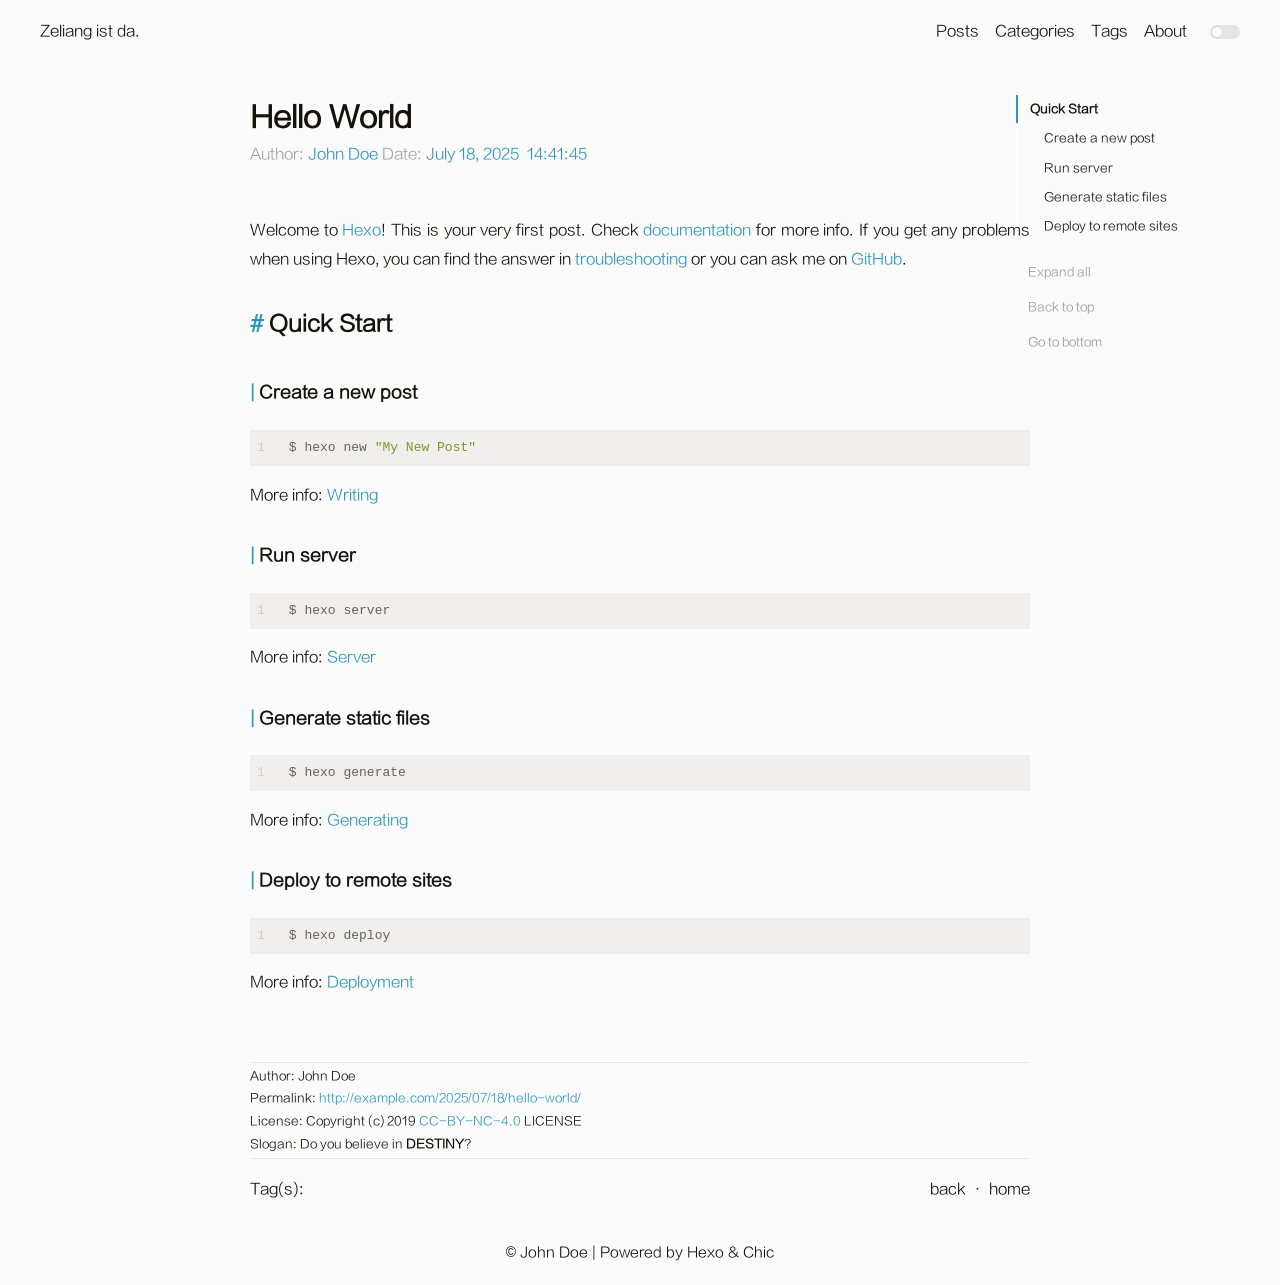
<file: 2025/07/18/hello-world/index.html>
<!DOCTYPE html>
<html lang="en">

<head>
    <meta charset="UTF-8">
<meta name="viewport"
      content="width=device-width, initial-scale=1.0, maximum-scale=1.0, minimum-scale=1.0">
<meta http-equiv="X-UA-Compatible" content="ie=edge">

    <meta name="author" content="John Doe">





<title>Hello World | Hexo</title>



    <link rel="icon" href="/faviconSZL.ico">




    <!-- stylesheets list from _config.yml -->
    
    <link rel="stylesheet" href="/css/style.css">
    



    <!-- scripts list from _config.yml -->
    
    <script src="/js/script.js"></script>
    
    <script src="/js/tocbot.min.js"></script>
    



    
    
        
    


<meta name="generator" content="Hexo 7.3.0"></head>

<body>
    <script>
        // this function is used to check current theme before page loaded.
        (() => {
            const pagebody = document.getElementsByTagName('body')[0]

            function setTheme(status) {

                if (status === 'dark') {
                    window.sessionStorage.theme = 'dark'
                    pagebody.classList.add('dark-theme');

                } else if (status === 'light') {
                    window.sessionStorage.theme = 'light'
                    pagebody.classList.remove('dark-theme');
                }
            };

            setTheme(window.sessionStorage.theme)
        })();
    </script>

    <div class="wrapper">
        <header>
    <nav class="navbar">
        <div class="container">
            <div class="navbar-header header-logo"><a href="/">Zeliang ist da.</a></div>
            <div class="menu navbar-right">
                
                <a class="menu-item" href="/archives">Posts</a>
                
                <a class="menu-item" href="/category">Categories</a>
                
                <a class="menu-item" href="/tag">Tags</a>
                
                <a class="menu-item" href="/about">About</a>
                
                
                <input id="switch_default" type="checkbox" class="switch_default">
                <label for="switch_default" class="toggleBtn"></label>
            </div>
        </div>
    </nav>

    
    <nav class="navbar-mobile" id="nav-mobile">
        <div class="container">
            <div class="navbar-header">
                <div>
                    <a href="/">Zeliang ist da.</a><a id="mobile-toggle-theme">·&nbsp;Light</a>
                </div>
                <div class="menu-toggle" onclick="mobileBtn()">
                    <svg class="menu-icon" xmlns="http://www.w3.org/2000/svg" width="32" height="32" viewBox="0 0 24 24"><path fill="currentColor" d="M4.5 17.27q-.213 0-.356-.145T4 16.768t.144-.356t.356-.143h15q.213 0 .356.144q.144.144.144.357t-.144.356t-.356.143zm0-4.77q-.213 0-.356-.144T4 11.999t.144-.356t.356-.143h15q.213 0 .356.144t.144.357t-.144.356t-.356.143zm0-4.77q-.213 0-.356-.143Q4 7.443 4 7.23t.144-.356t.356-.143h15q.213 0 .356.144T20 7.23t-.144.356t-.356.144z"/></svg>
                    <svg class="close-icon" xmlns="http://www.w3.org/2000/svg" width="32" height="32" viewBox="0 0 24 24"><!-- Icon from Material Symbols Light by Google - https://github.com/google/material-design-icons/blob/master/LICENSE --><path fill="currentColor" d="m12 12.708l-5.246 5.246q-.14.14-.344.15t-.364-.15t-.16-.354t.16-.354L11.292 12L6.046 6.754q-.14-.14-.15-.344t.15-.364t.354-.16t.354.16L12 11.292l5.246-5.246q.14-.14.345-.15q.203-.01.363.15t.16.354t-.16.354L12.708 12l5.246 5.246q.14.14.15.345q.01.203-.15.363t-.354.16t-.354-.16z"/></svg>
                </div>
            </div>
            <div class="menu" id="mobile-menu">
                
                <a class="menu-item" href="/archives">Posts</a>
                
                <a class="menu-item" href="/category">Categories</a>
                
                <a class="menu-item" href="/tag">Tags</a>
                
                <a class="menu-item" href="/about">About</a>
                
            </div>
        </div>
    </nav>

</header>
<script>
    var mobileBtn = function f() {
        var toggleMenu = document.getElementsByClassName("menu-toggle")[0];
        var mobileMenu = document.getElementById("mobile-menu");
        if (toggleMenu.classList.contains("active")) {
            toggleMenu.classList.remove("active")
            mobileMenu.classList.remove("active")
        } else {
            toggleMenu.classList.add("active")
            mobileMenu.classList.add("active")
        }
    }
</script>
            <div class="main">
                <div class="container">
    
    
        <div class="post-toc">
    <div class="tocbot-list">
    </div>
    <div class="tocbot-list-menu">
        <a class="tocbot-toc-expand" onclick="expand_toc()">Expand all</a>
        <a onclick="go_top()">Back to top</a>
        <a onclick="go_bottom()">Go to bottom</a>
    </div>
</div>

<script>
    var tocbot_timer;
    var DEPTH_MAX = 6; // 为 6 时展开所有
    var tocbot_default_config = {
        tocSelector: '.tocbot-list',
        contentSelector: '.post-content',
        headingSelector: 'h1, h2, h3, h4, h5',
        orderedList: false,
        scrollSmooth: true,
        onClick: extend_click,
    };

    function extend_click() {
        clearTimeout(tocbot_timer);
        tocbot_timer = setTimeout(function() {
            tocbot.refresh(obj_merge(tocbot_default_config, {
                hasInnerContainers: true
            }));
        }, 420); // 这个值是由 tocbot 源码里定义的 scrollSmoothDuration 得来的
    }

    document.ready(function() {
        tocbot.init(obj_merge(tocbot_default_config, {
            collapseDepth: 1
        }));
    });

    function expand_toc() {
        var b = document.querySelector('.tocbot-toc-expand');
        var expanded = b.getAttribute('data-expanded');
        expanded ? b.removeAttribute('data-expanded') : b.setAttribute('data-expanded', true);
        tocbot.refresh(obj_merge(tocbot_default_config, {
            collapseDepth: expanded ? 1 : DEPTH_MAX
        }));
        b.innerText = expanded ? 'Expand all' : 'Collapse all';
    }

    function go_top() {
        window.scrollTo(0, 0);
    }

    function go_bottom() {
        window.scrollTo(0, document.body.scrollHeight);
    }

    function obj_merge(target, source) {
        for (var item in source) {
            if (source.hasOwnProperty(item)) {
                target[item] = source[item];
            }
        }
        return target;
    }
</script>
    

    
    <article class="post-wrap">
        <header class="post-header">
            <h1 class="post-title">Hello World</h1>
            
                <div class="post-meta">
                    
                        Author: <a itemprop="author" rel="author" href="/">John Doe</a>
                    

                    
                        <span class="post-time">
                        Date: <a href="#">July 18, 2025&nbsp;&nbsp;14:41:45</a>
                        </span>
                    
                    
                </div>
            
        </header>

        <div class="post-content">
            <p>Welcome to <a target="_blank" rel="noopener" href="https://hexo.io/">Hexo</a>! This is your very first post. Check <a target="_blank" rel="noopener" href="https://hexo.io/docs/">documentation</a> for more info. If you get any problems when using Hexo, you can find the answer in <a target="_blank" rel="noopener" href="https://hexo.io/docs/troubleshooting.html">troubleshooting</a> or you can ask me on <a target="_blank" rel="noopener" href="https://github.com/hexojs/hexo/issues">GitHub</a>.</p>
<h2 id="Quick-Start"><a href="#Quick-Start" class="headerlink" title="Quick Start"></a>Quick Start</h2><h3 id="Create-a-new-post"><a href="#Create-a-new-post" class="headerlink" title="Create a new post"></a>Create a new post</h3><figure class="highlight bash"><table><tr><td class="gutter"><pre><span class="line">1</span><br></pre></td><td class="code"><pre><span class="line">$ hexo new <span class="string">&quot;My New Post&quot;</span></span><br></pre></td></tr></table></figure>

<p>More info: <a target="_blank" rel="noopener" href="https://hexo.io/docs/writing.html">Writing</a></p>
<h3 id="Run-server"><a href="#Run-server" class="headerlink" title="Run server"></a>Run server</h3><figure class="highlight bash"><table><tr><td class="gutter"><pre><span class="line">1</span><br></pre></td><td class="code"><pre><span class="line">$ hexo server</span><br></pre></td></tr></table></figure>

<p>More info: <a target="_blank" rel="noopener" href="https://hexo.io/docs/server.html">Server</a></p>
<h3 id="Generate-static-files"><a href="#Generate-static-files" class="headerlink" title="Generate static files"></a>Generate static files</h3><figure class="highlight bash"><table><tr><td class="gutter"><pre><span class="line">1</span><br></pre></td><td class="code"><pre><span class="line">$ hexo generate</span><br></pre></td></tr></table></figure>

<p>More info: <a target="_blank" rel="noopener" href="https://hexo.io/docs/generating.html">Generating</a></p>
<h3 id="Deploy-to-remote-sites"><a href="#Deploy-to-remote-sites" class="headerlink" title="Deploy to remote sites"></a>Deploy to remote sites</h3><figure class="highlight bash"><table><tr><td class="gutter"><pre><span class="line">1</span><br></pre></td><td class="code"><pre><span class="line">$ hexo deploy</span><br></pre></td></tr></table></figure>

<p>More info: <a target="_blank" rel="noopener" href="https://hexo.io/docs/one-command-deployment.html">Deployment</a></p>

        </div>

        
            <section class="post-copyright">
                
                    <p class="copyright-item">
                        <span>Author:</span>
                        <span>John Doe</span>
                    </p>
                
                
                    <p class="copyright-item">
                        <span>Permalink:</span>
                        <span><a href="http://example.com/2025/07/18/hello-world/">http://example.com/2025/07/18/hello-world/</a></span>
                    </p>
                
                
                    <p class="copyright-item">
                        <span>License:</span>
                        <span>Copyright (c) 2019 <a target="_blank" rel="noopener" href="http://creativecommons.org/licenses/by-nc/4.0/">CC-BY-NC-4.0</a> LICENSE</span>
                    </p>
                
                
                     <p class="copyright-item">
                         <span>Slogan:</span>
                         <span>Do you believe in <strong>DESTINY</strong>?</span>
                     </p>
                

            </section>
        
        <section class="post-tags">
            <div>
                <span>Tag(s):</span>
                <span class="tag">
                    
                </span>
            </div>
            <div>
                <a href="javascript:window.history.back();">back</a>
                <span>· </span>
                <a href="/">home</a>
            </div>
        </section>
        <section class="post-nav">
            
            
        </section>


    </article>
</div>

            </div>
            <footer id="footer" class="footer">
    <div class="copyright">
        <span>© John Doe | Powered by <a href="https://hexo.io" target="_blank">Hexo</a> & <a href="https://github.com/Siricee/hexo-theme-Chic" target="_blank">Chic</a></span>
    </div>
</footer>

    </div>
</body>

</html>
</file>
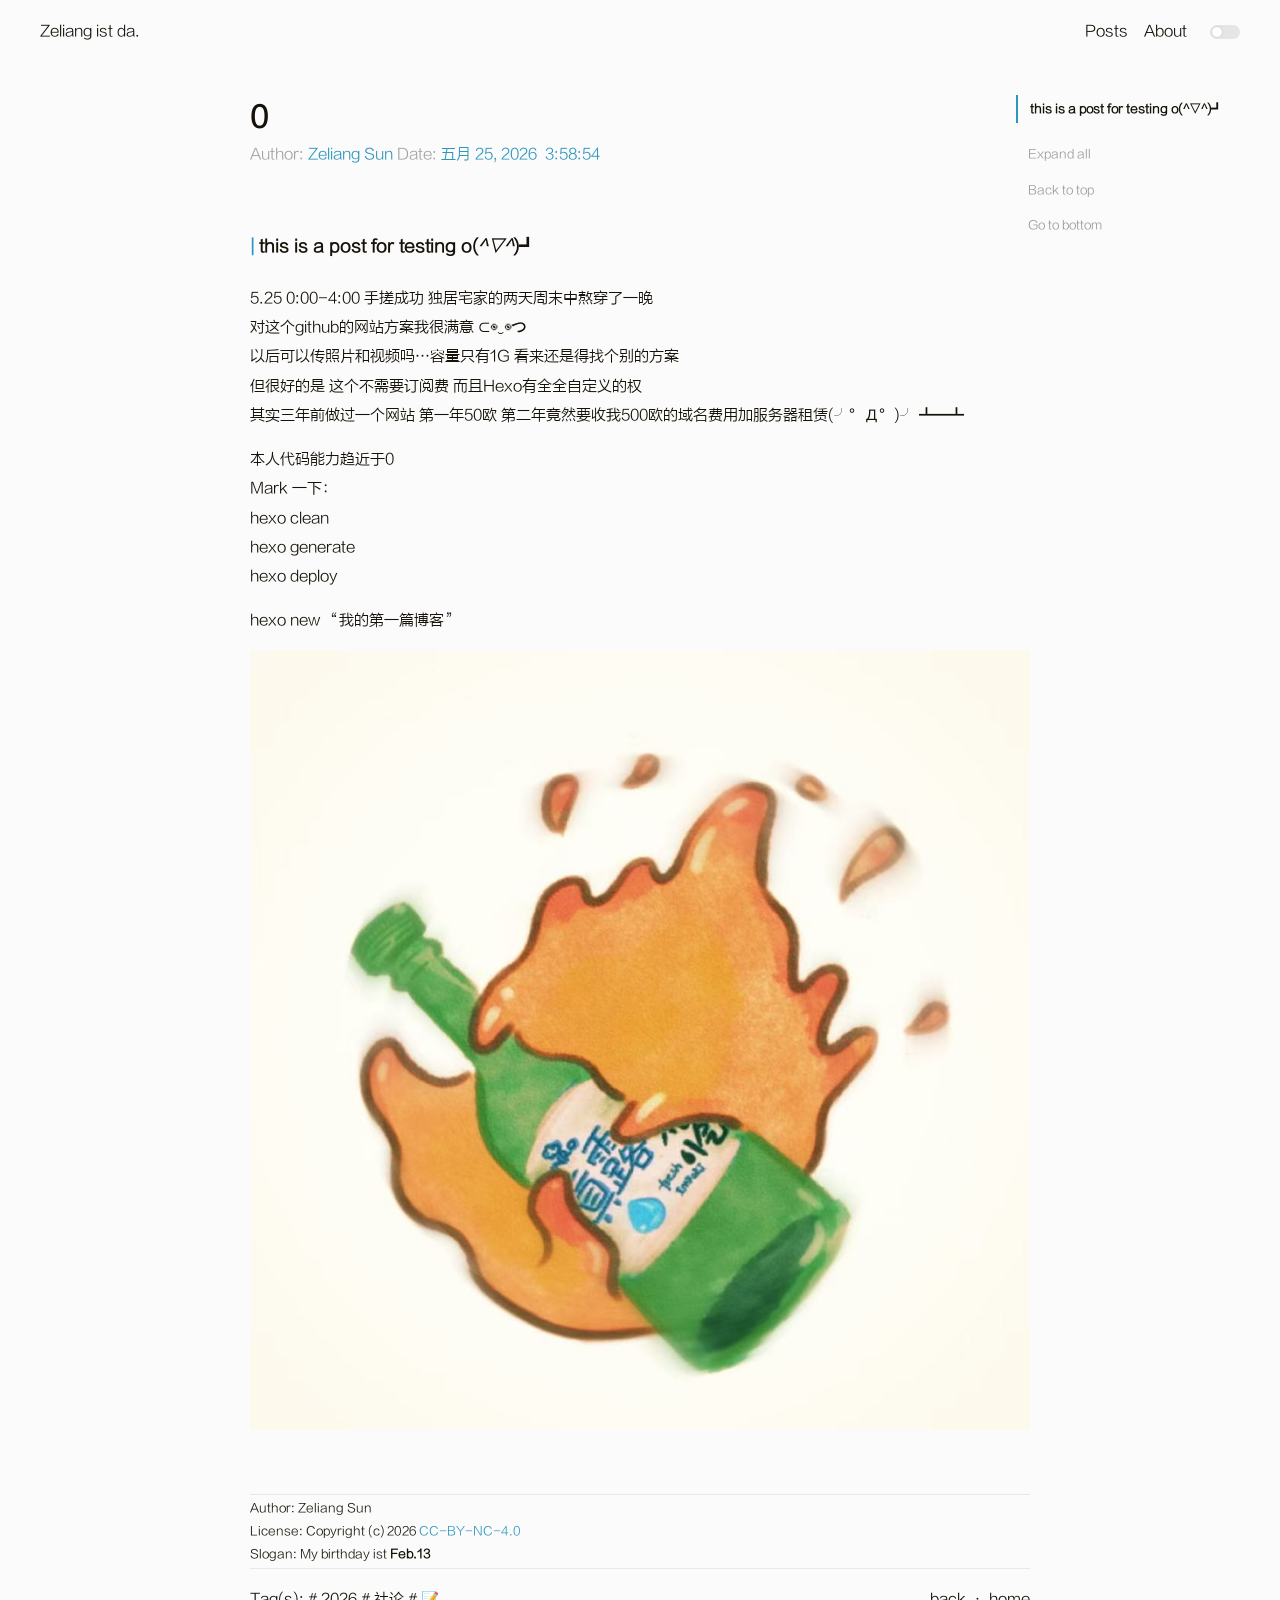
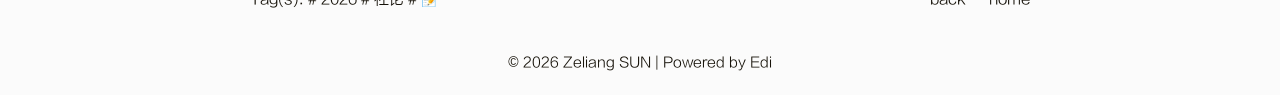
<file: 2026/05/25/0/index.html>
<!DOCTYPE html>
<html lang="zh-CN">

<head>
    <meta charset="UTF-8">
<meta name="viewport"
      content="width=device-width, initial-scale=1.0, maximum-scale=1.0, minimum-scale=1.0">
<meta http-equiv="X-UA-Compatible" content="ie=edge">

    <meta name="author" content="Zeliang Sun">


    <meta name="subtitle" content="Hi!">




<title>0 | Zeliang&#39;s Web</title>



    <link rel="icon" href="/faviconSZL.ico">




    <!-- stylesheets list from _config.yml -->
    
    <link rel="stylesheet" href="/css/style.css">
    



    <!-- scripts list from _config.yml -->
    
    <script src="/js/script.js"></script>
    
    <script src="/js/tocbot.min.js"></script>
    



    
    
        
    


<meta name="generator" content="Hexo 7.3.0"></head>

<body>
    <script>
        // this function is used to check current theme before page loaded.
        (() => {
            const pagebody = document.getElementsByTagName('body')[0]

            function setTheme(status) {

                if (status === 'dark') {
                    window.sessionStorage.theme = 'dark'
                    pagebody.classList.add('dark-theme');

                } else if (status === 'light') {
                    window.sessionStorage.theme = 'light'
                    pagebody.classList.remove('dark-theme');
                }
            };

            setTheme(window.sessionStorage.theme)
        })();
    </script>

    <div class="wrapper">
        <header>
    <nav class="navbar">
        <div class="container">
            <div class="navbar-header header-logo"><a href="/">Zeliang ist da.</a></div>
            <div class="menu navbar-right">
                
                <a class="menu-item" href="/archives">Posts</a>
                
                <a class="menu-item" href="/about">About</a>
                
                
                <input id="switch_default" type="checkbox" class="switch_default">
                <label for="switch_default" class="toggleBtn"></label>
            </div>
        </div>
    </nav>

    
    <nav class="navbar-mobile" id="nav-mobile">
        <div class="container">
            <div class="navbar-header">
                <div>
                    <a href="/">Zeliang ist da.</a><a id="mobile-toggle-theme">·&nbsp;Light</a>
                </div>
                <div class="menu-toggle" onclick="mobileBtn()">
                    <svg class="menu-icon" xmlns="http://www.w3.org/2000/svg" width="32" height="32" viewBox="0 0 24 24"><path fill="currentColor" d="M4.5 17.27q-.213 0-.356-.145T4 16.768t.144-.356t.356-.143h15q.213 0 .356.144q.144.144.144.357t-.144.356t-.356.143zm0-4.77q-.213 0-.356-.144T4 11.999t.144-.356t.356-.143h15q.213 0 .356.144t.144.357t-.144.356t-.356.143zm0-4.77q-.213 0-.356-.143Q4 7.443 4 7.23t.144-.356t.356-.143h15q.213 0 .356.144T20 7.23t-.144.356t-.356.144z"/></svg>
                    <svg class="close-icon" xmlns="http://www.w3.org/2000/svg" width="32" height="32" viewBox="0 0 24 24"><!-- Icon from Material Symbols Light by Google - https://github.com/google/material-design-icons/blob/master/LICENSE --><path fill="currentColor" d="m12 12.708l-5.246 5.246q-.14.14-.344.15t-.364-.15t-.16-.354t.16-.354L11.292 12L6.046 6.754q-.14-.14-.15-.344t.15-.364t.354-.16t.354.16L12 11.292l5.246-5.246q.14-.14.345-.15q.203-.01.363.15t.16.354t-.16.354L12.708 12l5.246 5.246q.14.14.15.345q.01.203-.15.363t-.354.16t-.354-.16z"/></svg>
                </div>
            </div>
            <div class="menu" id="mobile-menu">
                
                <a class="menu-item" href="/archives">Posts</a>
                
                <a class="menu-item" href="/about">About</a>
                
            </div>
        </div>
    </nav>

</header>
<script>
    var mobileBtn = function f() {
        var toggleMenu = document.getElementsByClassName("menu-toggle")[0];
        var mobileMenu = document.getElementById("mobile-menu");
        if (toggleMenu.classList.contains("active")) {
            toggleMenu.classList.remove("active")
            mobileMenu.classList.remove("active")
        } else {
            toggleMenu.classList.add("active")
            mobileMenu.classList.add("active")
        }
    }
</script>
            <div class="main">
                <div class="container">
    
    
        <div class="post-toc">
    <div class="tocbot-list">
    </div>
    <div class="tocbot-list-menu">
        <a class="tocbot-toc-expand" onclick="expand_toc()">Expand all</a>
        <a onclick="go_top()">Back to top</a>
        <a onclick="go_bottom()">Go to bottom</a>
    </div>
</div>

<script>
    var tocbot_timer;
    var DEPTH_MAX = 6; // 为 6 时展开所有
    var tocbot_default_config = {
        tocSelector: '.tocbot-list',
        contentSelector: '.post-content',
        headingSelector: 'h1, h2, h3, h4, h5',
        orderedList: false,
        scrollSmooth: true,
        onClick: extend_click,
    };

    function extend_click() {
        clearTimeout(tocbot_timer);
        tocbot_timer = setTimeout(function() {
            tocbot.refresh(obj_merge(tocbot_default_config, {
                hasInnerContainers: true
            }));
        }, 420); // 这个值是由 tocbot 源码里定义的 scrollSmoothDuration 得来的
    }

    document.ready(function() {
        tocbot.init(obj_merge(tocbot_default_config, {
            collapseDepth: 1
        }));
    });

    function expand_toc() {
        var b = document.querySelector('.tocbot-toc-expand');
        var expanded = b.getAttribute('data-expanded');
        expanded ? b.removeAttribute('data-expanded') : b.setAttribute('data-expanded', true);
        tocbot.refresh(obj_merge(tocbot_default_config, {
            collapseDepth: expanded ? 1 : DEPTH_MAX
        }));
        b.innerText = expanded ? 'Expand all' : 'Collapse all';
    }

    function go_top() {
        window.scrollTo(0, 0);
    }

    function go_bottom() {
        window.scrollTo(0, document.body.scrollHeight);
    }

    function obj_merge(target, source) {
        for (var item in source) {
            if (source.hasOwnProperty(item)) {
                target[item] = source[item];
            }
        }
        return target;
    }
</script>
    

    
    <article class="post-wrap">
        <header class="post-header">
            <h1 class="post-title">0</h1>
            
                <div class="post-meta">
                    
                        Author: <a itemprop="author" rel="author" href="/">Zeliang Sun</a>
                    

                    
                        <span class="post-time">
                        Date: <a href="#">五月 25, 2026&nbsp;&nbsp;3:58:54</a>
                        </span>
                    
                    
                </div>
            
        </header>

        <div class="post-content">
            <h3 id="this-is-a-post-for-testing-o-▽-┛"><a href="#this-is-a-post-for-testing-o-▽-┛" class="headerlink" title="this is a post for testing o(^▽^)┛"></a>this is a post for testing o(<em>^▽^</em>)┛</h3><p>5.25 0:00-4:00 手搓成功 独居宅家的两天周末中熬穿了一晚<br>对这个github的网站方案我很满意  ⊂◉‿◉つ<br>以后可以传照片和视频吗…容量只有1G 看来还是得找个别的方案<br>但很好的是 这个不需要订阅费 而且Hexo有全全自定义的权<br>其实三年前做过一个网站 第一年50欧 第二年竟然要收我500欧的域名费用加服务器租赁(╯°Д°)╯ ┻━┻</p>
<p>本人代码能力趋近于0<br>Mark 一下：<br>hexo clean<br>hexo generate<br>hexo deploy</p>
<p>hexo new “我的第一篇博客”</p>
<p><img src="/image/WC.jpg" alt="我的大火瓶图标"></p>

        </div>

        
            <section class="post-copyright">
                
                    <p class="copyright-item">
                        <span>Author:</span>
                        <span>Zeliang Sun</span>
                    </p>
                
                
                
                    <p class="copyright-item">
                        <span>License:</span>
                        <span>Copyright (c) 2026 <a target="_blank" rel="noopener" href="http://creativecommons.org/licenses/by-nc/4.0/">CC-BY-NC-4.0</a></span>
                    </p>
                
                
                     <p class="copyright-item">
                         <span>Slogan:</span>
                         <span>My birthday ist <strong>Feb.13</strong></span>
                     </p>
                

            </section>
        
        <section class="post-tags">
            <div>
                <span>Tag(s):</span>
                <span class="tag">
                    
                    
                        <a href="/tags/2026/"># 2026</a>
                    
                        <a href="/tags/%E7%A4%BE%E8%AE%BA/"># 社论</a>
                    
                        <a href="/tags/%F0%9F%93%9D/"># 📝</a>
                    
                        
                </span>
            </div>
            <div>
                <a href="javascript:window.history.back();">back</a>
                <span>· </span>
                <a href="/">home</a>
            </div>
        </section>
        <section class="post-nav">
            
            
        </section>


    </article>
</div>

            </div>
            <footer id="footer" class="footer">
    <div class="copyright">
        <span>© 2026 Zeliang SUN | Powered by Edi

</a></span>
    </div>
</footer>

    </div>
</body>

</html>
</file>
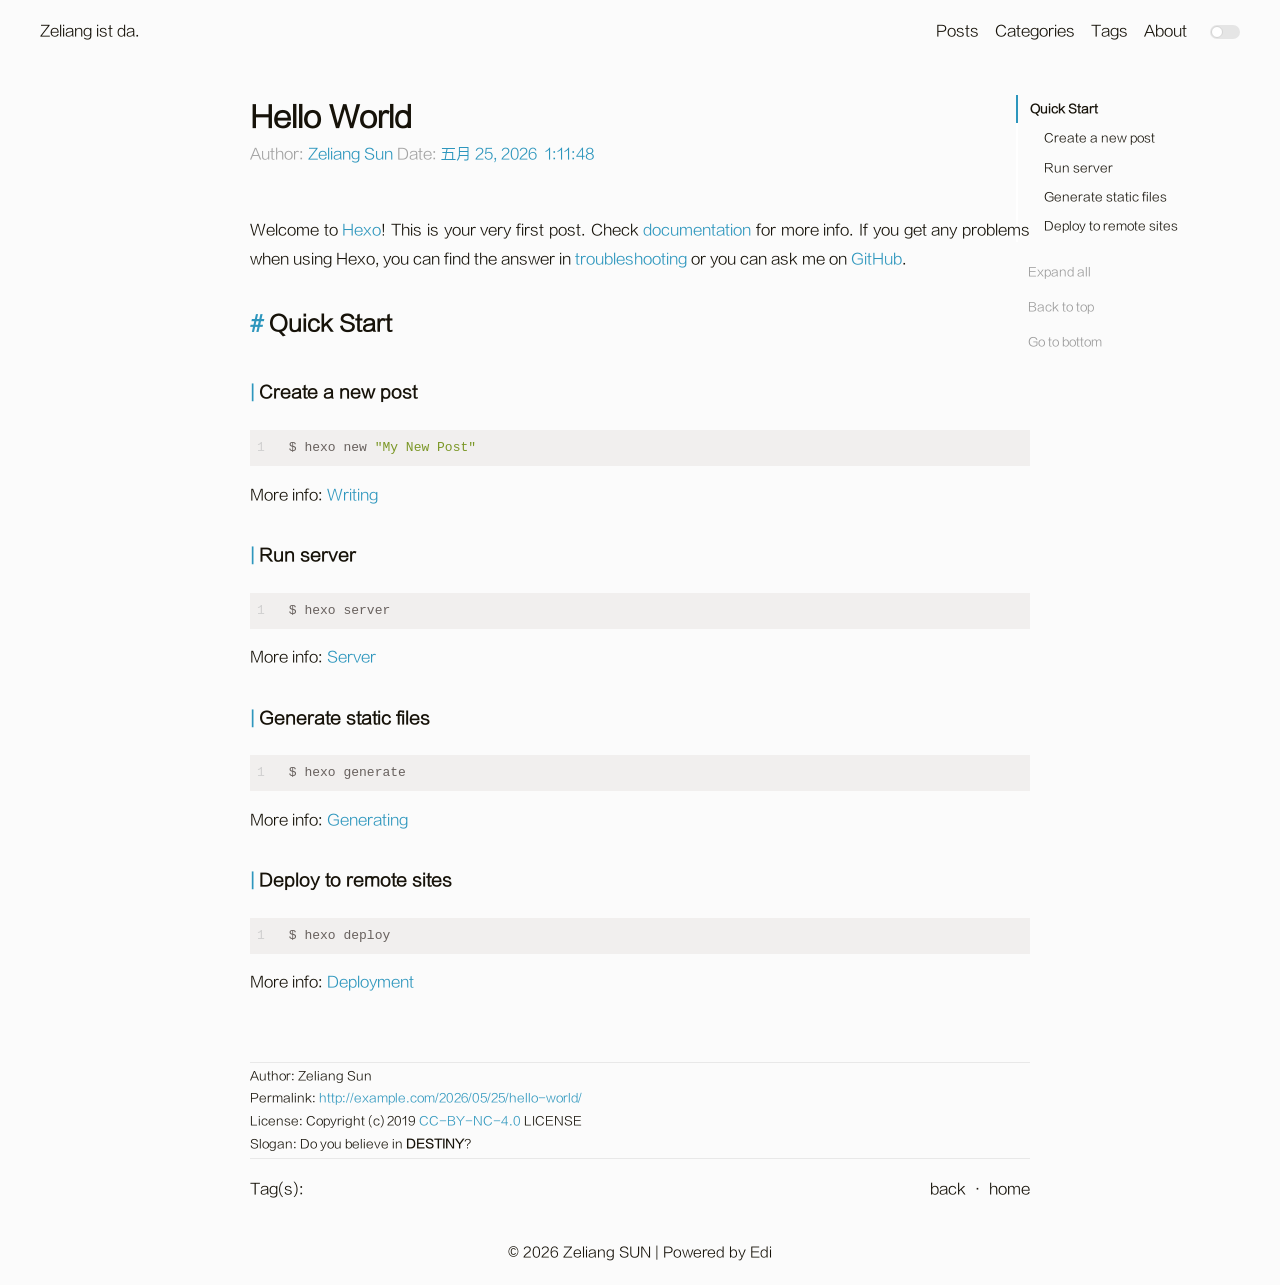
<file: 2026/05/25/hello-world/index.html>
<!DOCTYPE html>
<html lang="zh-CN">

<head>
    <meta charset="UTF-8">
<meta name="viewport"
      content="width=device-width, initial-scale=1.0, maximum-scale=1.0, minimum-scale=1.0">
<meta http-equiv="X-UA-Compatible" content="ie=edge">

    <meta name="author" content="Zeliang Sun">





<title>Hello World | Hexo</title>



    <link rel="icon" href="/faviconSZL.ico">




    <!-- stylesheets list from _config.yml -->
    
    <link rel="stylesheet" href="/css/style.css">
    



    <!-- scripts list from _config.yml -->
    
    <script src="/js/script.js"></script>
    
    <script src="/js/tocbot.min.js"></script>
    



    
    
        
    


<meta name="generator" content="Hexo 7.3.0"></head>

<body>
    <script>
        // this function is used to check current theme before page loaded.
        (() => {
            const pagebody = document.getElementsByTagName('body')[0]

            function setTheme(status) {

                if (status === 'dark') {
                    window.sessionStorage.theme = 'dark'
                    pagebody.classList.add('dark-theme');

                } else if (status === 'light') {
                    window.sessionStorage.theme = 'light'
                    pagebody.classList.remove('dark-theme');
                }
            };

            setTheme(window.sessionStorage.theme)
        })();
    </script>

    <div class="wrapper">
        <header>
    <nav class="navbar">
        <div class="container">
            <div class="navbar-header header-logo"><a href="/">Zeliang ist da.</a></div>
            <div class="menu navbar-right">
                
                <a class="menu-item" href="/archives">Posts</a>
                
                <a class="menu-item" href="/category">Categories</a>
                
                <a class="menu-item" href="/tag">Tags</a>
                
                <a class="menu-item" href="/about">About</a>
                
                
                <input id="switch_default" type="checkbox" class="switch_default">
                <label for="switch_default" class="toggleBtn"></label>
            </div>
        </div>
    </nav>

    
    <nav class="navbar-mobile" id="nav-mobile">
        <div class="container">
            <div class="navbar-header">
                <div>
                    <a href="/">Zeliang ist da.</a><a id="mobile-toggle-theme">·&nbsp;Light</a>
                </div>
                <div class="menu-toggle" onclick="mobileBtn()">
                    <svg class="menu-icon" xmlns="http://www.w3.org/2000/svg" width="32" height="32" viewBox="0 0 24 24"><path fill="currentColor" d="M4.5 17.27q-.213 0-.356-.145T4 16.768t.144-.356t.356-.143h15q.213 0 .356.144q.144.144.144.357t-.144.356t-.356.143zm0-4.77q-.213 0-.356-.144T4 11.999t.144-.356t.356-.143h15q.213 0 .356.144t.144.357t-.144.356t-.356.143zm0-4.77q-.213 0-.356-.143Q4 7.443 4 7.23t.144-.356t.356-.143h15q.213 0 .356.144T20 7.23t-.144.356t-.356.144z"/></svg>
                    <svg class="close-icon" xmlns="http://www.w3.org/2000/svg" width="32" height="32" viewBox="0 0 24 24"><!-- Icon from Material Symbols Light by Google - https://github.com/google/material-design-icons/blob/master/LICENSE --><path fill="currentColor" d="m12 12.708l-5.246 5.246q-.14.14-.344.15t-.364-.15t-.16-.354t.16-.354L11.292 12L6.046 6.754q-.14-.14-.15-.344t.15-.364t.354-.16t.354.16L12 11.292l5.246-5.246q.14-.14.345-.15q.203-.01.363.15t.16.354t-.16.354L12.708 12l5.246 5.246q.14.14.15.345q.01.203-.15.363t-.354.16t-.354-.16z"/></svg>
                </div>
            </div>
            <div class="menu" id="mobile-menu">
                
                <a class="menu-item" href="/archives">Posts</a>
                
                <a class="menu-item" href="/category">Categories</a>
                
                <a class="menu-item" href="/tag">Tags</a>
                
                <a class="menu-item" href="/about">About</a>
                
            </div>
        </div>
    </nav>

</header>
<script>
    var mobileBtn = function f() {
        var toggleMenu = document.getElementsByClassName("menu-toggle")[0];
        var mobileMenu = document.getElementById("mobile-menu");
        if (toggleMenu.classList.contains("active")) {
            toggleMenu.classList.remove("active")
            mobileMenu.classList.remove("active")
        } else {
            toggleMenu.classList.add("active")
            mobileMenu.classList.add("active")
        }
    }
</script>
            <div class="main">
                <div class="container">
    
    
        <div class="post-toc">
    <div class="tocbot-list">
    </div>
    <div class="tocbot-list-menu">
        <a class="tocbot-toc-expand" onclick="expand_toc()">Expand all</a>
        <a onclick="go_top()">Back to top</a>
        <a onclick="go_bottom()">Go to bottom</a>
    </div>
</div>

<script>
    var tocbot_timer;
    var DEPTH_MAX = 6; // 为 6 时展开所有
    var tocbot_default_config = {
        tocSelector: '.tocbot-list',
        contentSelector: '.post-content',
        headingSelector: 'h1, h2, h3, h4, h5',
        orderedList: false,
        scrollSmooth: true,
        onClick: extend_click,
    };

    function extend_click() {
        clearTimeout(tocbot_timer);
        tocbot_timer = setTimeout(function() {
            tocbot.refresh(obj_merge(tocbot_default_config, {
                hasInnerContainers: true
            }));
        }, 420); // 这个值是由 tocbot 源码里定义的 scrollSmoothDuration 得来的
    }

    document.ready(function() {
        tocbot.init(obj_merge(tocbot_default_config, {
            collapseDepth: 1
        }));
    });

    function expand_toc() {
        var b = document.querySelector('.tocbot-toc-expand');
        var expanded = b.getAttribute('data-expanded');
        expanded ? b.removeAttribute('data-expanded') : b.setAttribute('data-expanded', true);
        tocbot.refresh(obj_merge(tocbot_default_config, {
            collapseDepth: expanded ? 1 : DEPTH_MAX
        }));
        b.innerText = expanded ? 'Expand all' : 'Collapse all';
    }

    function go_top() {
        window.scrollTo(0, 0);
    }

    function go_bottom() {
        window.scrollTo(0, document.body.scrollHeight);
    }

    function obj_merge(target, source) {
        for (var item in source) {
            if (source.hasOwnProperty(item)) {
                target[item] = source[item];
            }
        }
        return target;
    }
</script>
    

    
    <article class="post-wrap">
        <header class="post-header">
            <h1 class="post-title">Hello World</h1>
            
                <div class="post-meta">
                    
                        Author: <a itemprop="author" rel="author" href="/">Zeliang Sun</a>
                    

                    
                        <span class="post-time">
                        Date: <a href="#">五月 25, 2026&nbsp;&nbsp;1:11:48</a>
                        </span>
                    
                    
                </div>
            
        </header>

        <div class="post-content">
            <p>Welcome to <a target="_blank" rel="noopener" href="https://hexo.io/">Hexo</a>! This is your very first post. Check <a target="_blank" rel="noopener" href="https://hexo.io/docs/">documentation</a> for more info. If you get any problems when using Hexo, you can find the answer in <a target="_blank" rel="noopener" href="https://hexo.io/docs/troubleshooting.html">troubleshooting</a> or you can ask me on <a target="_blank" rel="noopener" href="https://github.com/hexojs/hexo/issues">GitHub</a>.</p>
<h2 id="Quick-Start"><a href="#Quick-Start" class="headerlink" title="Quick Start"></a>Quick Start</h2><h3 id="Create-a-new-post"><a href="#Create-a-new-post" class="headerlink" title="Create a new post"></a>Create a new post</h3><figure class="highlight bash"><table><tr><td class="gutter"><pre><span class="line">1</span><br></pre></td><td class="code"><pre><span class="line">$ hexo new <span class="string">&quot;My New Post&quot;</span></span><br></pre></td></tr></table></figure>

<p>More info: <a target="_blank" rel="noopener" href="https://hexo.io/docs/writing.html">Writing</a></p>
<h3 id="Run-server"><a href="#Run-server" class="headerlink" title="Run server"></a>Run server</h3><figure class="highlight bash"><table><tr><td class="gutter"><pre><span class="line">1</span><br></pre></td><td class="code"><pre><span class="line">$ hexo server</span><br></pre></td></tr></table></figure>

<p>More info: <a target="_blank" rel="noopener" href="https://hexo.io/docs/server.html">Server</a></p>
<h3 id="Generate-static-files"><a href="#Generate-static-files" class="headerlink" title="Generate static files"></a>Generate static files</h3><figure class="highlight bash"><table><tr><td class="gutter"><pre><span class="line">1</span><br></pre></td><td class="code"><pre><span class="line">$ hexo generate</span><br></pre></td></tr></table></figure>

<p>More info: <a target="_blank" rel="noopener" href="https://hexo.io/docs/generating.html">Generating</a></p>
<h3 id="Deploy-to-remote-sites"><a href="#Deploy-to-remote-sites" class="headerlink" title="Deploy to remote sites"></a>Deploy to remote sites</h3><figure class="highlight bash"><table><tr><td class="gutter"><pre><span class="line">1</span><br></pre></td><td class="code"><pre><span class="line">$ hexo deploy</span><br></pre></td></tr></table></figure>

<p>More info: <a target="_blank" rel="noopener" href="https://hexo.io/docs/one-command-deployment.html">Deployment</a></p>

        </div>

        
            <section class="post-copyright">
                
                    <p class="copyright-item">
                        <span>Author:</span>
                        <span>Zeliang Sun</span>
                    </p>
                
                
                    <p class="copyright-item">
                        <span>Permalink:</span>
                        <span><a href="http://example.com/2026/05/25/hello-world/">http://example.com/2026/05/25/hello-world/</a></span>
                    </p>
                
                
                    <p class="copyright-item">
                        <span>License:</span>
                        <span>Copyright (c) 2019 <a target="_blank" rel="noopener" href="http://creativecommons.org/licenses/by-nc/4.0/">CC-BY-NC-4.0</a> LICENSE</span>
                    </p>
                
                
                     <p class="copyright-item">
                         <span>Slogan:</span>
                         <span>Do you believe in <strong>DESTINY</strong>?</span>
                     </p>
                

            </section>
        
        <section class="post-tags">
            <div>
                <span>Tag(s):</span>
                <span class="tag">
                    
                </span>
            </div>
            <div>
                <a href="javascript:window.history.back();">back</a>
                <span>· </span>
                <a href="/">home</a>
            </div>
        </section>
        <section class="post-nav">
            
            
        </section>


    </article>
</div>

            </div>
            <footer id="footer" class="footer">
    <div class="copyright">
        <span>© 2026 Zeliang SUN | Powered by Edi

</a></span>
    </div>
</footer>

    </div>
</body>

</html>
</file>
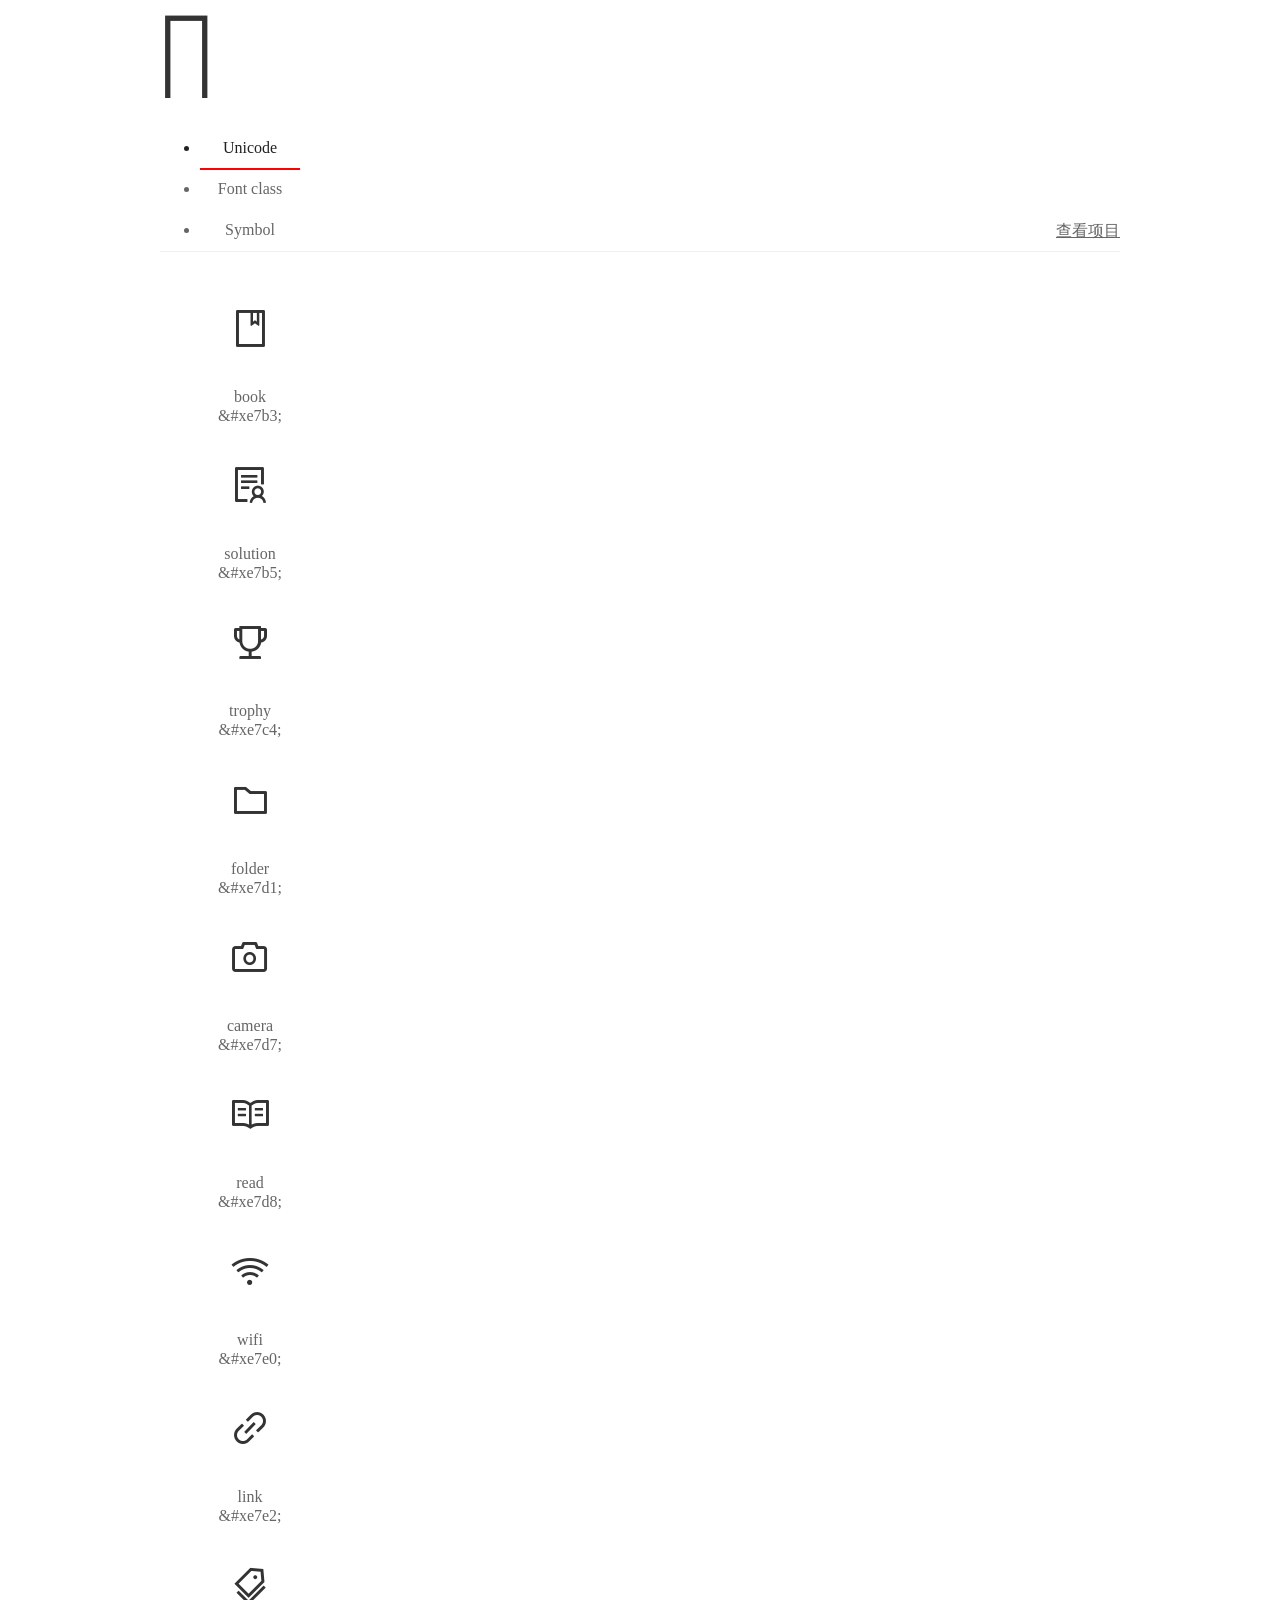
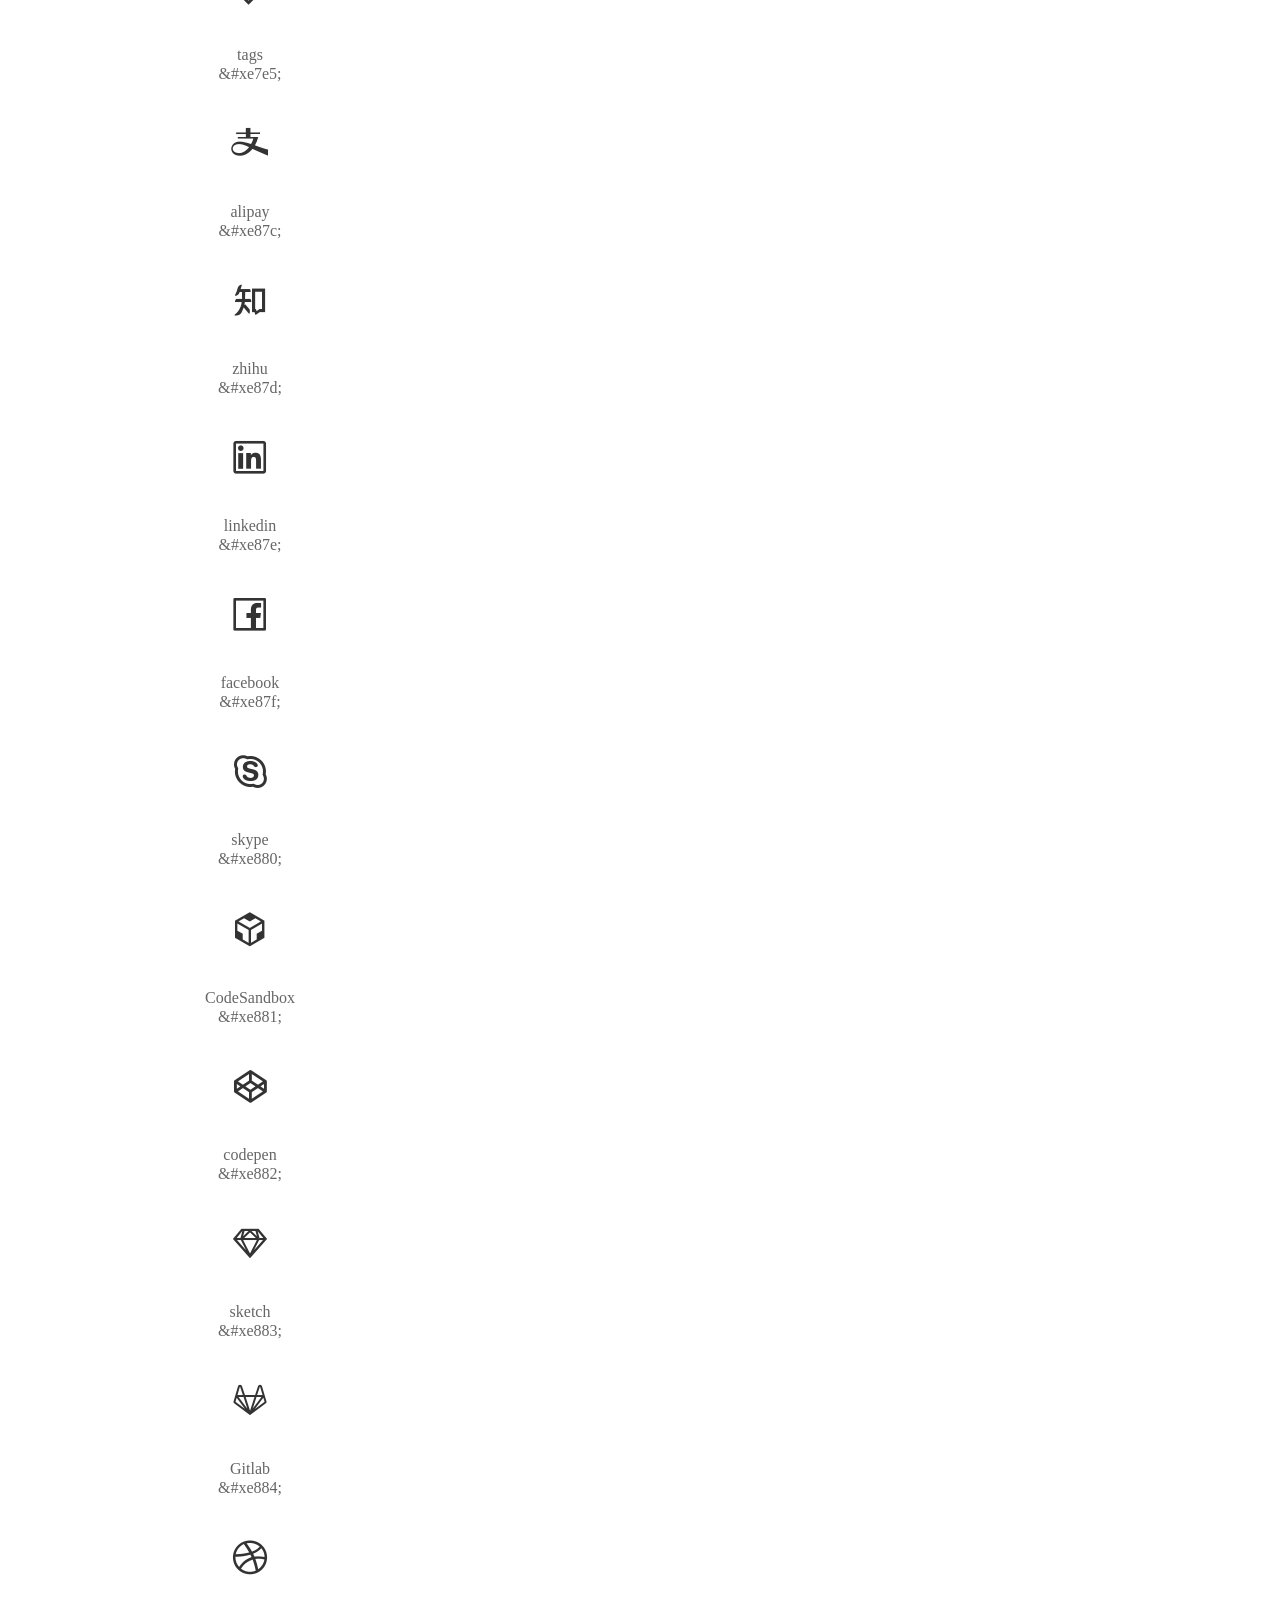
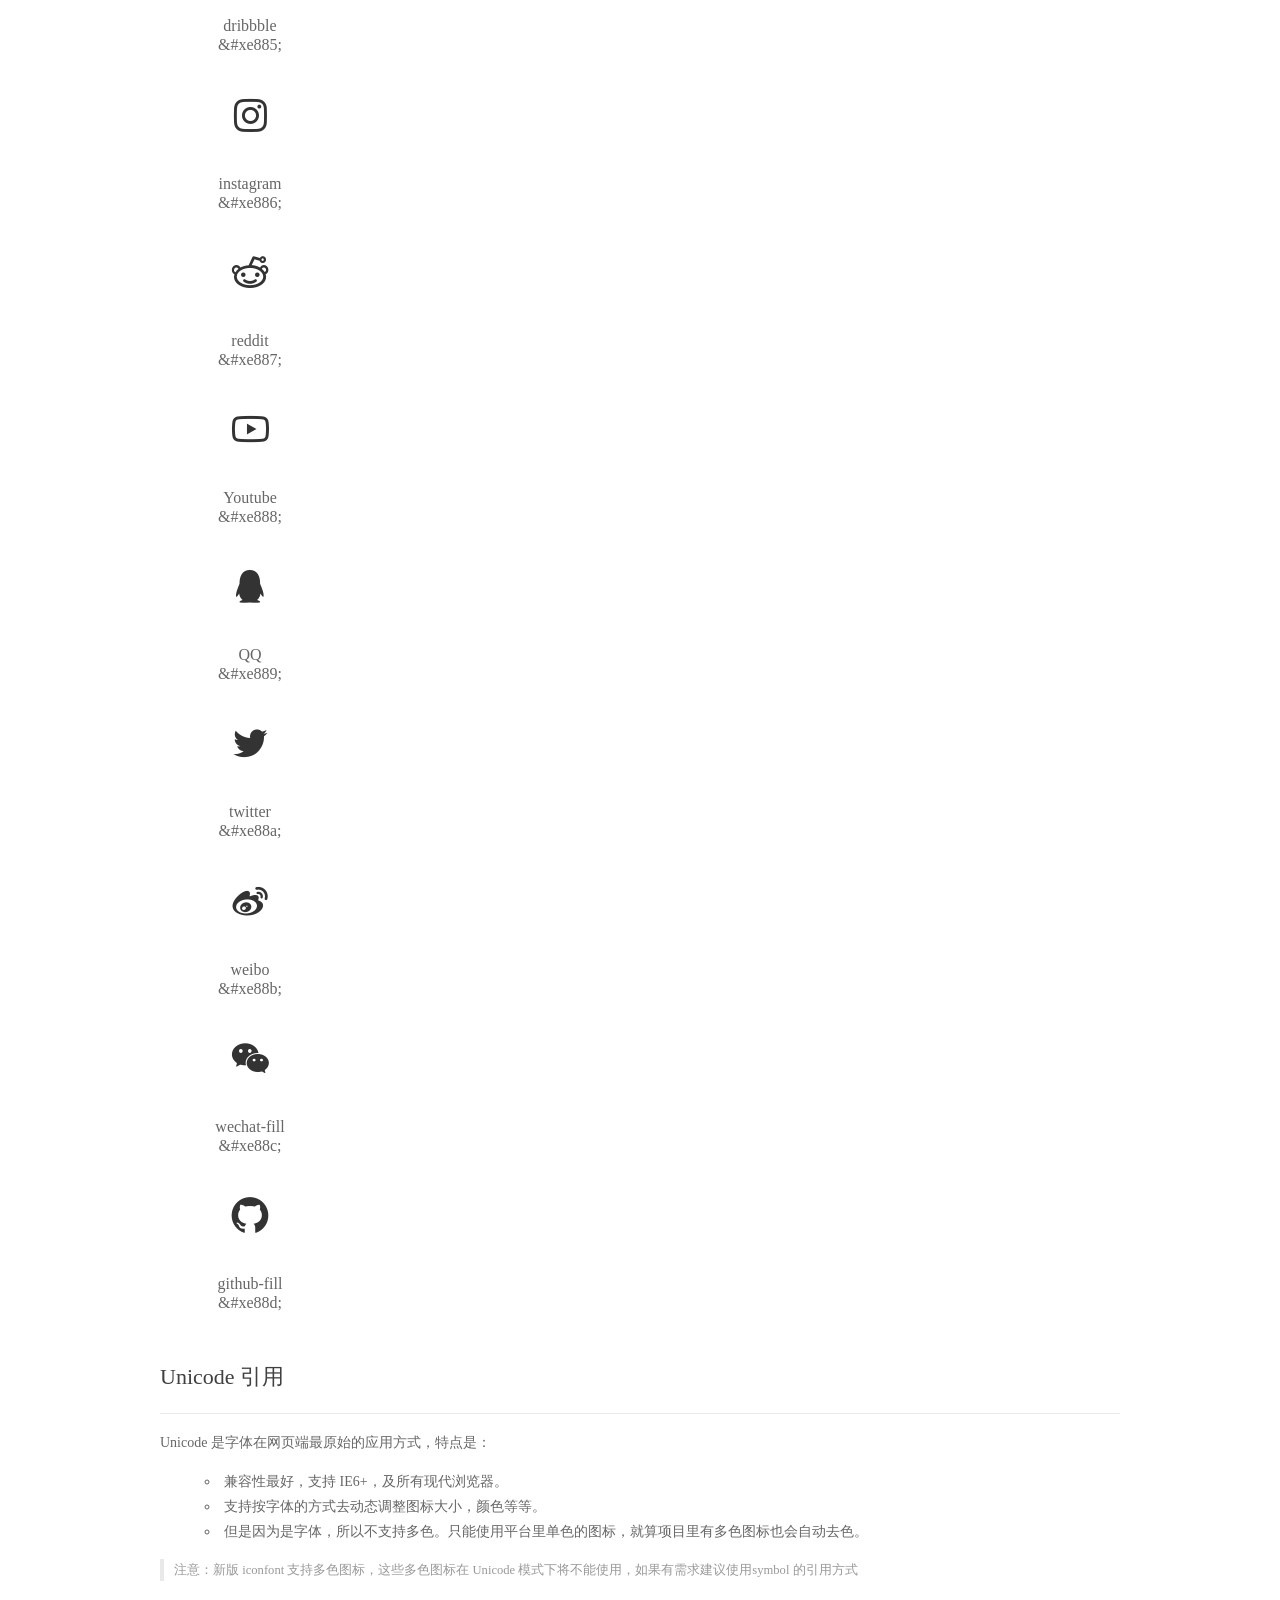
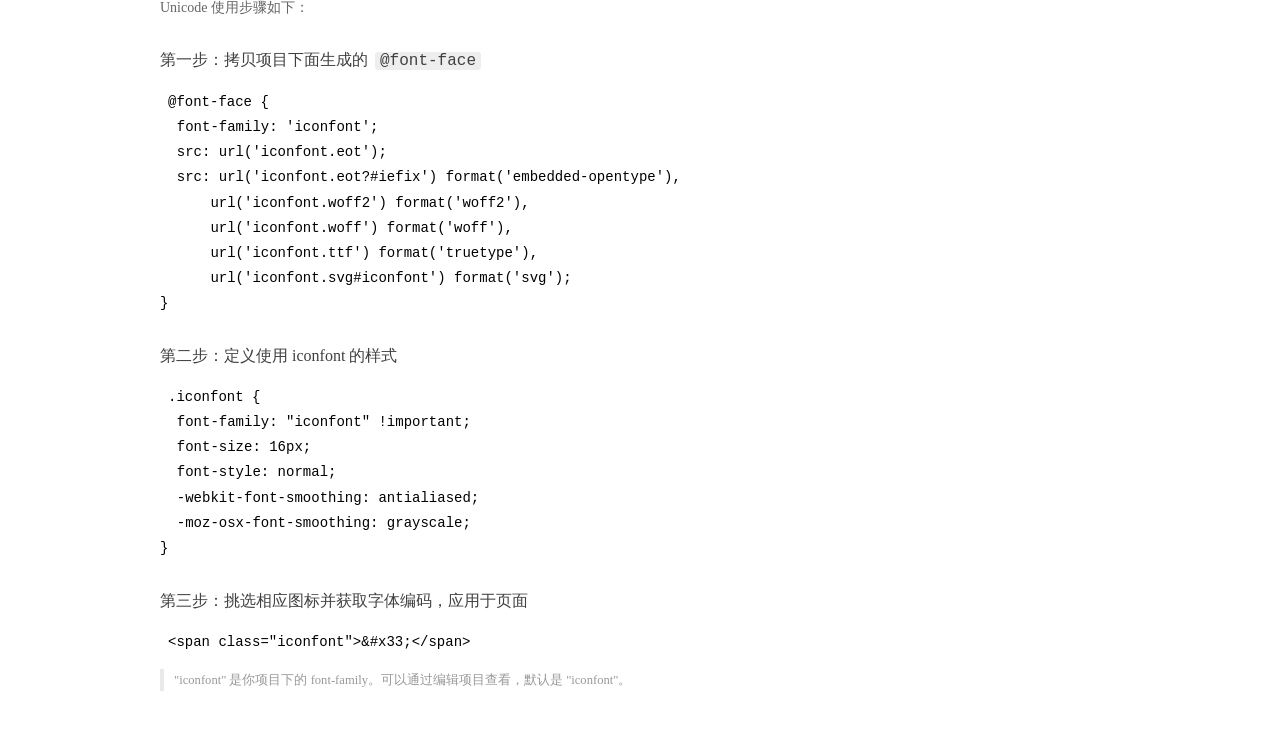
<file: fonts/iconfont/demo_index.html>
<!DOCTYPE html>
<html>
<head>
  <meta charset="utf-8"/>
  <title>IconFont Demo</title>
  <link rel="shortcut icon" href="https://gtms04.alicdn.com/tps/i4/TB1_oz6GVXXXXaFXpXXJDFnIXXX-64-64.ico" type="image/x-icon"/>
  <link rel="stylesheet" href="https://g.alicdn.com/thx/cube/1.3.2/cube.min.css">
  <link rel="stylesheet" href="demo.css">
  <link rel="stylesheet" href="iconfont.css">
  <script src="iconfont.js"></script>
  <!-- jQuery -->
  <script src="https://a1.alicdn.com/oss/uploads/2018/12/26/7bfddb60-08e8-11e9-9b04-53e73bb6408b.js"></script>
  <!-- 代码高亮 -->
  <script src="https://a1.alicdn.com/oss/uploads/2018/12/26/a3f714d0-08e6-11e9-8a15-ebf944d7534c.js"></script>
</head>
<body>
  <div class="main">
    <h1 class="logo"><a href="https://www.iconfont.cn/" title="iconfont 首页" target="_blank">&#xe86b;</a></h1>
    <div class="nav-tabs">
      <ul id="tabs" class="dib-box">
        <li class="dib active"><span>Unicode</span></li>
        <li class="dib"><span>Font class</span></li>
        <li class="dib"><span>Symbol</span></li>
      </ul>
      
      <a href="https://www.iconfont.cn/manage/index?manage_type=myprojects&projectId=1614736" target="_blank" class="nav-more">查看项目</a>
      
    </div>
    <div class="tab-container">
      <div class="content unicode" style="display: block;">
          <ul class="icon_lists dib-box">
          
            <li class="dib">
              <span class="icon iconfont">&#xe7b3;</span>
                <div class="name">book</div>
                <div class="code-name">&amp;#xe7b3;</div>
              </li>
          
            <li class="dib">
              <span class="icon iconfont">&#xe7b5;</span>
                <div class="name">solution</div>
                <div class="code-name">&amp;#xe7b5;</div>
              </li>
          
            <li class="dib">
              <span class="icon iconfont">&#xe7c4;</span>
                <div class="name">trophy</div>
                <div class="code-name">&amp;#xe7c4;</div>
              </li>
          
            <li class="dib">
              <span class="icon iconfont">&#xe7d1;</span>
                <div class="name">folder</div>
                <div class="code-name">&amp;#xe7d1;</div>
              </li>
          
            <li class="dib">
              <span class="icon iconfont">&#xe7d7;</span>
                <div class="name">camera</div>
                <div class="code-name">&amp;#xe7d7;</div>
              </li>
          
            <li class="dib">
              <span class="icon iconfont">&#xe7d8;</span>
                <div class="name">read</div>
                <div class="code-name">&amp;#xe7d8;</div>
              </li>
          
            <li class="dib">
              <span class="icon iconfont">&#xe7e0;</span>
                <div class="name">wifi</div>
                <div class="code-name">&amp;#xe7e0;</div>
              </li>
          
            <li class="dib">
              <span class="icon iconfont">&#xe7e2;</span>
                <div class="name">link</div>
                <div class="code-name">&amp;#xe7e2;</div>
              </li>
          
            <li class="dib">
              <span class="icon iconfont">&#xe7e5;</span>
                <div class="name">tags</div>
                <div class="code-name">&amp;#xe7e5;</div>
              </li>
          
            <li class="dib">
              <span class="icon iconfont">&#xe87c;</span>
                <div class="name">alipay</div>
                <div class="code-name">&amp;#xe87c;</div>
              </li>
          
            <li class="dib">
              <span class="icon iconfont">&#xe87d;</span>
                <div class="name">zhihu</div>
                <div class="code-name">&amp;#xe87d;</div>
              </li>
          
            <li class="dib">
              <span class="icon iconfont">&#xe87e;</span>
                <div class="name">linkedin</div>
                <div class="code-name">&amp;#xe87e;</div>
              </li>
          
            <li class="dib">
              <span class="icon iconfont">&#xe87f;</span>
                <div class="name">facebook</div>
                <div class="code-name">&amp;#xe87f;</div>
              </li>
          
            <li class="dib">
              <span class="icon iconfont">&#xe880;</span>
                <div class="name">skype</div>
                <div class="code-name">&amp;#xe880;</div>
              </li>
          
            <li class="dib">
              <span class="icon iconfont">&#xe881;</span>
                <div class="name">CodeSandbox</div>
                <div class="code-name">&amp;#xe881;</div>
              </li>
          
            <li class="dib">
              <span class="icon iconfont">&#xe882;</span>
                <div class="name">codepen</div>
                <div class="code-name">&amp;#xe882;</div>
              </li>
          
            <li class="dib">
              <span class="icon iconfont">&#xe883;</span>
                <div class="name">sketch</div>
                <div class="code-name">&amp;#xe883;</div>
              </li>
          
            <li class="dib">
              <span class="icon iconfont">&#xe884;</span>
                <div class="name">Gitlab</div>
                <div class="code-name">&amp;#xe884;</div>
              </li>
          
            <li class="dib">
              <span class="icon iconfont">&#xe885;</span>
                <div class="name">dribbble</div>
                <div class="code-name">&amp;#xe885;</div>
              </li>
          
            <li class="dib">
              <span class="icon iconfont">&#xe886;</span>
                <div class="name">instagram</div>
                <div class="code-name">&amp;#xe886;</div>
              </li>
          
            <li class="dib">
              <span class="icon iconfont">&#xe887;</span>
                <div class="name">reddit</div>
                <div class="code-name">&amp;#xe887;</div>
              </li>
          
            <li class="dib">
              <span class="icon iconfont">&#xe888;</span>
                <div class="name">Youtube</div>
                <div class="code-name">&amp;#xe888;</div>
              </li>
          
            <li class="dib">
              <span class="icon iconfont">&#xe889;</span>
                <div class="name">QQ</div>
                <div class="code-name">&amp;#xe889;</div>
              </li>
          
            <li class="dib">
              <span class="icon iconfont">&#xe88a;</span>
                <div class="name">twitter</div>
                <div class="code-name">&amp;#xe88a;</div>
              </li>
          
            <li class="dib">
              <span class="icon iconfont">&#xe88b;</span>
                <div class="name">weibo</div>
                <div class="code-name">&amp;#xe88b;</div>
              </li>
          
            <li class="dib">
              <span class="icon iconfont">&#xe88c;</span>
                <div class="name">wechat-fill</div>
                <div class="code-name">&amp;#xe88c;</div>
              </li>
          
            <li class="dib">
              <span class="icon iconfont">&#xe88d;</span>
                <div class="name">github-fill</div>
                <div class="code-name">&amp;#xe88d;</div>
              </li>
          
          </ul>
          <div class="article markdown">
          <h2 id="unicode-">Unicode 引用</h2>
          <hr>

          <p>Unicode 是字体在网页端最原始的应用方式，特点是：</p>
          <ul>
            <li>兼容性最好，支持 IE6+，及所有现代浏览器。</li>
            <li>支持按字体的方式去动态调整图标大小，颜色等等。</li>
            <li>但是因为是字体，所以不支持多色。只能使用平台里单色的图标，就算项目里有多色图标也会自动去色。</li>
          </ul>
          <blockquote>
            <p>注意：新版 iconfont 支持多色图标，这些多色图标在 Unicode 模式下将不能使用，如果有需求建议使用symbol 的引用方式</p>
          </blockquote>
          <p>Unicode 使用步骤如下：</p>
          <h3 id="-font-face">第一步：拷贝项目下面生成的 <code>@font-face</code></h3>
<pre><code class="language-css"
>@font-face {
  font-family: 'iconfont';
  src: url('iconfont.eot');
  src: url('iconfont.eot?#iefix') format('embedded-opentype'),
      url('iconfont.woff2') format('woff2'),
      url('iconfont.woff') format('woff'),
      url('iconfont.ttf') format('truetype'),
      url('iconfont.svg#iconfont') format('svg');
}
</code></pre>
          <h3 id="-iconfont-">第二步：定义使用 iconfont 的样式</h3>
<pre><code class="language-css"
>.iconfont {
  font-family: "iconfont" !important;
  font-size: 16px;
  font-style: normal;
  -webkit-font-smoothing: antialiased;
  -moz-osx-font-smoothing: grayscale;
}
</code></pre>
          <h3 id="-">第三步：挑选相应图标并获取字体编码，应用于页面</h3>
<pre>
<code class="language-html"
>&lt;span class="iconfont"&gt;&amp;#x33;&lt;/span&gt;
</code></pre>
          <blockquote>
            <p>"iconfont" 是你项目下的 font-family。可以通过编辑项目查看，默认是 "iconfont"。</p>
          </blockquote>
          </div>
      </div>
      <div class="content font-class">
        <ul class="icon_lists dib-box">
          
          <li class="dib">
            <span class="icon iconfont icon-publish"></span>
            <div class="name">
              book
            </div>
            <div class="code-name">.icon-publish
            </div>
          </li>
          
          <li class="dib">
            <span class="icon iconfont icon-resume"></span>
            <div class="name">
              solution
            </div>
            <div class="code-name">.icon-resume
            </div>
          </li>
          
          <li class="dib">
            <span class="icon iconfont icon-trophy"></span>
            <div class="name">
              trophy
            </div>
            <div class="code-name">.icon-trophy
            </div>
          </li>
          
          <li class="dib">
            <span class="icon iconfont icon-category"></span>
            <div class="name">
              folder
            </div>
            <div class="code-name">.icon-category
            </div>
          </li>
          
          <li class="dib">
            <span class="icon iconfont icon-gallery"></span>
            <div class="name">
              camera
            </div>
            <div class="code-name">.icon-gallery
            </div>
          </li>
          
          <li class="dib">
            <span class="icon iconfont icon-blog"></span>
            <div class="name">
              read
            </div>
            <div class="code-name">.icon-blog
            </div>
          </li>
          
          <li class="dib">
            <span class="icon iconfont icon-rss"></span>
            <div class="name">
              wifi
            </div>
            <div class="code-name">.icon-rss
            </div>
          </li>
          
          <li class="dib">
            <span class="icon iconfont icon-link"></span>
            <div class="name">
              link
            </div>
            <div class="code-name">.icon-link
            </div>
          </li>
          
          <li class="dib">
            <span class="icon iconfont icon-tags"></span>
            <div class="name">
              tags
            </div>
            <div class="code-name">.icon-tags
            </div>
          </li>
          
          <li class="dib">
            <span class="icon iconfont icon-alipay"></span>
            <div class="name">
              alipay
            </div>
            <div class="code-name">.icon-alipay
            </div>
          </li>
          
          <li class="dib">
            <span class="icon iconfont icon-zhihu"></span>
            <div class="name">
              zhihu
            </div>
            <div class="code-name">.icon-zhihu
            </div>
          </li>
          
          <li class="dib">
            <span class="icon iconfont icon-linkedin"></span>
            <div class="name">
              linkedin
            </div>
            <div class="code-name">.icon-linkedin
            </div>
          </li>
          
          <li class="dib">
            <span class="icon iconfont icon-facebook"></span>
            <div class="name">
              facebook
            </div>
            <div class="code-name">.icon-facebook
            </div>
          </li>
          
          <li class="dib">
            <span class="icon iconfont icon-skype"></span>
            <div class="name">
              skype
            </div>
            <div class="code-name">.icon-skype
            </div>
          </li>
          
          <li class="dib">
            <span class="icon iconfont icon-codesandbox"></span>
            <div class="name">
              CodeSandbox
            </div>
            <div class="code-name">.icon-codesandbox
            </div>
          </li>
          
          <li class="dib">
            <span class="icon iconfont icon-codepen"></span>
            <div class="name">
              codepen
            </div>
            <div class="code-name">.icon-codepen
            </div>
          </li>
          
          <li class="dib">
            <span class="icon iconfont icon-sketch"></span>
            <div class="name">
              sketch
            </div>
            <div class="code-name">.icon-sketch
            </div>
          </li>
          
          <li class="dib">
            <span class="icon iconfont icon-gitlab"></span>
            <div class="name">
              Gitlab
            </div>
            <div class="code-name">.icon-gitlab
            </div>
          </li>
          
          <li class="dib">
            <span class="icon iconfont icon-dribbble"></span>
            <div class="name">
              dribbble
            </div>
            <div class="code-name">.icon-dribbble
            </div>
          </li>
          
          <li class="dib">
            <span class="icon iconfont icon-instagram"></span>
            <div class="name">
              instagram
            </div>
            <div class="code-name">.icon-instagram
            </div>
          </li>
          
          <li class="dib">
            <span class="icon iconfont icon-reddit"></span>
            <div class="name">
              reddit
            </div>
            <div class="code-name">.icon-reddit
            </div>
          </li>
          
          <li class="dib">
            <span class="icon iconfont icon-youtube"></span>
            <div class="name">
              Youtube
            </div>
            <div class="code-name">.icon-youtube
            </div>
          </li>
          
          <li class="dib">
            <span class="icon iconfont icon-qq"></span>
            <div class="name">
              QQ
            </div>
            <div class="code-name">.icon-qq
            </div>
          </li>
          
          <li class="dib">
            <span class="icon iconfont icon-twitter"></span>
            <div class="name">
              twitter
            </div>
            <div class="code-name">.icon-twitter
            </div>
          </li>
          
          <li class="dib">
            <span class="icon iconfont icon-weibo"></span>
            <div class="name">
              weibo
            </div>
            <div class="code-name">.icon-weibo
            </div>
          </li>
          
          <li class="dib">
            <span class="icon iconfont icon-wechat"></span>
            <div class="name">
              wechat-fill
            </div>
            <div class="code-name">.icon-wechat
            </div>
          </li>
          
          <li class="dib">
            <span class="icon iconfont icon-github"></span>
            <div class="name">
              github-fill
            </div>
            <div class="code-name">.icon-github
            </div>
          </li>
          
        </ul>
        <div class="article markdown">
        <h2 id="font-class-">font-class 引用</h2>
        <hr>

        <p>font-class 是 Unicode 使用方式的一种变种，主要是解决 Unicode 书写不直观，语意不明确的问题。</p>
        <p>与 Unicode 使用方式相比，具有如下特点：</p>
        <ul>
          <li>兼容性良好，支持 IE8+，及所有现代浏览器。</li>
          <li>相比于 Unicode 语意明确，书写更直观。可以很容易分辨这个 icon 是什么。</li>
          <li>因为使用 class 来定义图标，所以当要替换图标时，只需要修改 class 里面的 Unicode 引用。</li>
          <li>不过因为本质上还是使用的字体，所以多色图标还是不支持的。</li>
        </ul>
        <p>使用步骤如下：</p>
        <h3 id="-fontclass-">第一步：引入项目下面生成的 fontclass 代码：</h3>
<pre><code class="language-html">&lt;link rel="stylesheet" href="./iconfont.css"&gt;
</code></pre>
        <h3 id="-">第二步：挑选相应图标并获取类名，应用于页面：</h3>
<pre><code class="language-html">&lt;span class="iconfont icon-xxx"&gt;&lt;/span&gt;
</code></pre>
        <blockquote>
          <p>"
            iconfont" 是你项目下的 font-family。可以通过编辑项目查看，默认是 "iconfont"。</p>
        </blockquote>
      </div>
      </div>
      <div class="content symbol">
          <ul class="icon_lists dib-box">
          
            <li class="dib">
                <svg class="icon svg-icon" aria-hidden="true">
                  <use xlink:href="#icon-publish"></use>
                </svg>
                <div class="name">book</div>
                <div class="code-name">#icon-publish</div>
            </li>
          
            <li class="dib">
                <svg class="icon svg-icon" aria-hidden="true">
                  <use xlink:href="#icon-resume"></use>
                </svg>
                <div class="name">solution</div>
                <div class="code-name">#icon-resume</div>
            </li>
          
            <li class="dib">
                <svg class="icon svg-icon" aria-hidden="true">
                  <use xlink:href="#icon-trophy"></use>
                </svg>
                <div class="name">trophy</div>
                <div class="code-name">#icon-trophy</div>
            </li>
          
            <li class="dib">
                <svg class="icon svg-icon" aria-hidden="true">
                  <use xlink:href="#icon-category"></use>
                </svg>
                <div class="name">folder</div>
                <div class="code-name">#icon-category</div>
            </li>
          
            <li class="dib">
                <svg class="icon svg-icon" aria-hidden="true">
                  <use xlink:href="#icon-gallery"></use>
                </svg>
                <div class="name">camera</div>
                <div class="code-name">#icon-gallery</div>
            </li>
          
            <li class="dib">
                <svg class="icon svg-icon" aria-hidden="true">
                  <use xlink:href="#icon-blog"></use>
                </svg>
                <div class="name">read</div>
                <div class="code-name">#icon-blog</div>
            </li>
          
            <li class="dib">
                <svg class="icon svg-icon" aria-hidden="true">
                  <use xlink:href="#icon-rss"></use>
                </svg>
                <div class="name">wifi</div>
                <div class="code-name">#icon-rss</div>
            </li>
          
            <li class="dib">
                <svg class="icon svg-icon" aria-hidden="true">
                  <use xlink:href="#icon-link"></use>
                </svg>
                <div class="name">link</div>
                <div class="code-name">#icon-link</div>
            </li>
          
            <li class="dib">
                <svg class="icon svg-icon" aria-hidden="true">
                  <use xlink:href="#icon-tags"></use>
                </svg>
                <div class="name">tags</div>
                <div class="code-name">#icon-tags</div>
            </li>
          
            <li class="dib">
                <svg class="icon svg-icon" aria-hidden="true">
                  <use xlink:href="#icon-alipay"></use>
                </svg>
                <div class="name">alipay</div>
                <div class="code-name">#icon-alipay</div>
            </li>
          
            <li class="dib">
                <svg class="icon svg-icon" aria-hidden="true">
                  <use xlink:href="#icon-zhihu"></use>
                </svg>
                <div class="name">zhihu</div>
                <div class="code-name">#icon-zhihu</div>
            </li>
          
            <li class="dib">
                <svg class="icon svg-icon" aria-hidden="true">
                  <use xlink:href="#icon-linkedin"></use>
                </svg>
                <div class="name">linkedin</div>
                <div class="code-name">#icon-linkedin</div>
            </li>
          
            <li class="dib">
                <svg class="icon svg-icon" aria-hidden="true">
                  <use xlink:href="#icon-facebook"></use>
                </svg>
                <div class="name">facebook</div>
                <div class="code-name">#icon-facebook</div>
            </li>
          
            <li class="dib">
                <svg class="icon svg-icon" aria-hidden="true">
                  <use xlink:href="#icon-skype"></use>
                </svg>
                <div class="name">skype</div>
                <div class="code-name">#icon-skype</div>
            </li>
          
            <li class="dib">
                <svg class="icon svg-icon" aria-hidden="true">
                  <use xlink:href="#icon-codesandbox"></use>
                </svg>
                <div class="name">CodeSandbox</div>
                <div class="code-name">#icon-codesandbox</div>
            </li>
          
            <li class="dib">
                <svg class="icon svg-icon" aria-hidden="true">
                  <use xlink:href="#icon-codepen"></use>
                </svg>
                <div class="name">codepen</div>
                <div class="code-name">#icon-codepen</div>
            </li>
          
            <li class="dib">
                <svg class="icon svg-icon" aria-hidden="true">
                  <use xlink:href="#icon-sketch"></use>
                </svg>
                <div class="name">sketch</div>
                <div class="code-name">#icon-sketch</div>
            </li>
          
            <li class="dib">
                <svg class="icon svg-icon" aria-hidden="true">
                  <use xlink:href="#icon-gitlab"></use>
                </svg>
                <div class="name">Gitlab</div>
                <div class="code-name">#icon-gitlab</div>
            </li>
          
            <li class="dib">
                <svg class="icon svg-icon" aria-hidden="true">
                  <use xlink:href="#icon-dribbble"></use>
                </svg>
                <div class="name">dribbble</div>
                <div class="code-name">#icon-dribbble</div>
            </li>
          
            <li class="dib">
                <svg class="icon svg-icon" aria-hidden="true">
                  <use xlink:href="#icon-instagram"></use>
                </svg>
                <div class="name">instagram</div>
                <div class="code-name">#icon-instagram</div>
            </li>
          
            <li class="dib">
                <svg class="icon svg-icon" aria-hidden="true">
                  <use xlink:href="#icon-reddit"></use>
                </svg>
                <div class="name">reddit</div>
                <div class="code-name">#icon-reddit</div>
            </li>
          
            <li class="dib">
                <svg class="icon svg-icon" aria-hidden="true">
                  <use xlink:href="#icon-youtube"></use>
                </svg>
                <div class="name">Youtube</div>
                <div class="code-name">#icon-youtube</div>
            </li>
          
            <li class="dib">
                <svg class="icon svg-icon" aria-hidden="true">
                  <use xlink:href="#icon-qq"></use>
                </svg>
                <div class="name">QQ</div>
                <div class="code-name">#icon-qq</div>
            </li>
          
            <li class="dib">
                <svg class="icon svg-icon" aria-hidden="true">
                  <use xlink:href="#icon-twitter"></use>
                </svg>
                <div class="name">twitter</div>
                <div class="code-name">#icon-twitter</div>
            </li>
          
            <li class="dib">
                <svg class="icon svg-icon" aria-hidden="true">
                  <use xlink:href="#icon-weibo"></use>
                </svg>
                <div class="name">weibo</div>
                <div class="code-name">#icon-weibo</div>
            </li>
          
            <li class="dib">
                <svg class="icon svg-icon" aria-hidden="true">
                  <use xlink:href="#icon-wechat"></use>
                </svg>
                <div class="name">wechat-fill</div>
                <div class="code-name">#icon-wechat</div>
            </li>
          
            <li class="dib">
                <svg class="icon svg-icon" aria-hidden="true">
                  <use xlink:href="#icon-github"></use>
                </svg>
                <div class="name">github-fill</div>
                <div class="code-name">#icon-github</div>
            </li>
          
          </ul>
          <div class="article markdown">
          <h2 id="symbol-">Symbol 引用</h2>
          <hr>

          <p>这是一种全新的使用方式，应该说这才是未来的主流，也是平台目前推荐的用法。相关介绍可以参考这篇<a href="">文章</a>
            这种用法其实是做了一个 SVG 的集合，与另外两种相比具有如下特点：</p>
          <ul>
            <li>支持多色图标了，不再受单色限制。</li>
            <li>通过一些技巧，支持像字体那样，通过 <code>font-size</code>, <code>color</code> 来调整样式。</li>
            <li>兼容性较差，支持 IE9+，及现代浏览器。</li>
            <li>浏览器渲染 SVG 的性能一般，还不如 png。</li>
          </ul>
          <p>使用步骤如下：</p>
          <h3 id="-symbol-">第一步：引入项目下面生成的 symbol 代码：</h3>
<pre><code class="language-html">&lt;script src="./iconfont.js"&gt;&lt;/script&gt;
</code></pre>
          <h3 id="-css-">第二步：加入通用 CSS 代码（引入一次就行）：</h3>
<pre><code class="language-html">&lt;style&gt;
.icon {
  width: 1em;
  height: 1em;
  vertical-align: -0.15em;
  fill: currentColor;
  overflow: hidden;
}
&lt;/style&gt;
</code></pre>
          <h3 id="-">第三步：挑选相应图标并获取类名，应用于页面：</h3>
<pre><code class="language-html">&lt;svg class="icon" aria-hidden="true"&gt;
  &lt;use xlink:href="#icon-xxx"&gt;&lt;/use&gt;
&lt;/svg&gt;
</code></pre>
          </div>
      </div>

    </div>
  </div>
  <script>
  $(document).ready(function () {
      $('.tab-container .content:first').show()

      $('#tabs li').click(function (e) {
        var tabContent = $('.tab-container .content')
        var index = $(this).index()

        if ($(this).hasClass('active')) {
          return
        } else {
          $('#tabs li').removeClass('active')
          $(this).addClass('active')

          tabContent.hide().eq(index).fadeIn()
        }
      })
    })
  </script>
</body>
</html>
</file>
<file: fonts/iconfont/demo.css>
/* Logo 字体 */
@font-face {
  font-family: "iconfont logo";
  src: url('https://at.alicdn.com/t/font_985780_km7mi63cihi.eot?t=1545807318834');
  src: url('https://at.alicdn.com/t/font_985780_km7mi63cihi.eot?t=1545807318834#iefix') format('embedded-opentype'),
    url('https://at.alicdn.com/t/font_985780_km7mi63cihi.woff?t=1545807318834') format('woff'),
    url('https://at.alicdn.com/t/font_985780_km7mi63cihi.ttf?t=1545807318834') format('truetype'),
    url('https://at.alicdn.com/t/font_985780_km7mi63cihi.svg?t=1545807318834#iconfont') format('svg');
}

.logo {
  font-family: "iconfont logo";
  font-size: 160px;
  font-style: normal;
  -webkit-font-smoothing: antialiased;
  -moz-osx-font-smoothing: grayscale;
}

/* tabs */
.nav-tabs {
  position: relative;
}

.nav-tabs .nav-more {
  position: absolute;
  right: 0;
  bottom: 0;
  height: 42px;
  line-height: 42px;
  color: #666;
}

#tabs {
  border-bottom: 1px solid #eee;
}

#tabs li {
  cursor: pointer;
  width: 100px;
  height: 40px;
  line-height: 40px;
  text-align: center;
  font-size: 16px;
  border-bottom: 2px solid transparent;
  position: relative;
  z-index: 1;
  margin-bottom: -1px;
  color: #666;
}


#tabs .active {
  border-bottom-color: #f00;
  color: #222;
}

.tab-container .content {
  display: none;
}

/* 页面布局 */
.main {
  padding: 30px 100px;
  width: 960px;
  margin: 0 auto;
}

.main .logo {
  color: #333;
  text-align: left;
  margin-bottom: 30px;
  line-height: 1;
  height: 110px;
  margin-top: -50px;
  overflow: hidden;
  *zoom: 1;
}

.main .logo a {
  font-size: 160px;
  color: #333;
}

.helps {
  margin-top: 40px;
}

.helps pre {
  padding: 20px;
  margin: 10px 0;
  border: solid 1px #e7e1cd;
  background-color: #fffdef;
  overflow: auto;
}

.icon_lists {
  width: 100% !important;
  overflow: hidden;
  *zoom: 1;
}

.icon_lists li {
  width: 100px;
  margin-bottom: 10px;
  margin-right: 20px;
  text-align: center;
  list-style: none !important;
  cursor: default;
}

.icon_lists li .code-name {
  line-height: 1.2;
}

.icon_lists .icon {
  display: block;
  height: 100px;
  line-height: 100px;
  font-size: 42px;
  margin: 10px auto;
  color: #333;
  -webkit-transition: font-size 0.25s linear, width 0.25s linear;
  -moz-transition: font-size 0.25s linear, width 0.25s linear;
  transition: font-size 0.25s linear, width 0.25s linear;
}

.icon_lists .icon:hover {
  font-size: 100px;
}

.icon_lists .svg-icon {
  /* 通过设置 font-size 来改变图标大小 */
  width: 1em;
  /* 图标和文字相邻时，垂直对齐 */
  vertical-align: -0.15em;
  /* 通过设置 color 来改变 SVG 的颜色/fill */
  fill: currentColor;
  /* path 和 stroke 溢出 viewBox 部分在 IE 下会显示
      normalize.css 中也包含这行 */
  overflow: hidden;
}

.icon_lists li .name,
.icon_lists li .code-name {
  color: #666;
}

/* markdown 样式 */
.markdown {
  color: #666;
  font-size: 14px;
  line-height: 1.8;
}

.highlight {
  line-height: 1.5;
}

.markdown img {
  vertical-align: middle;
  max-width: 100%;
}

.markdown h1 {
  color: #404040;
  font-weight: 500;
  line-height: 40px;
  margin-bottom: 24px;
}

.markdown h2,
.markdown h3,
.markdown h4,
.markdown h5,
.markdown h6 {
  color: #404040;
  margin: 1.6em 0 0.6em 0;
  font-weight: 500;
  clear: both;
}

.markdown h1 {
  font-size: 28px;
}

.markdown h2 {
  font-size: 22px;
}

.markdown h3 {
  font-size: 16px;
}

.markdown h4 {
  font-size: 14px;
}

.markdown h5 {
  font-size: 12px;
}

.markdown h6 {
  font-size: 12px;
}

.markdown hr {
  height: 1px;
  border: 0;
  background: #e9e9e9;
  margin: 16px 0;
  clear: both;
}

.markdown p {
  margin: 1em 0;
}

.markdown>p,
.markdown>blockquote,
.markdown>.highlight,
.markdown>ol,
.markdown>ul {
  width: 80%;
}

.markdown ul>li {
  list-style: circle;
}

.markdown>ul li,
.markdown blockquote ul>li {
  margin-left: 20px;
  padding-left: 4px;
}

.markdown>ul li p,
.markdown>ol li p {
  margin: 0.6em 0;
}

.markdown ol>li {
  list-style: decimal;
}

.markdown>ol li,
.markdown blockquote ol>li {
  margin-left: 20px;
  padding-left: 4px;
}

.markdown code {
  margin: 0 3px;
  padding: 0 5px;
  background: #eee;
  border-radius: 3px;
}

.markdown strong,
.markdown b {
  font-weight: 600;
}

.markdown>table {
  border-collapse: collapse;
  border-spacing: 0px;
  empty-cells: show;
  border: 1px solid #e9e9e9;
  width: 95%;
  margin-bottom: 24px;
}

.markdown>table th {
  white-space: nowrap;
  color: #333;
  font-weight: 600;
}

.markdown>table th,
.markdown>table td {
  border: 1px solid #e9e9e9;
  padding: 8px 16px;
  text-align: left;
}

.markdown>table th {
  background: #F7F7F7;
}

.markdown blockquote {
  font-size: 90%;
  color: #999;
  border-left: 4px solid #e9e9e9;
  padding-left: 0.8em;
  margin: 1em 0;
}

.markdown blockquote p {
  margin: 0;
}

.markdown .anchor {
  opacity: 0;
  transition: opacity 0.3s ease;
  margin-left: 8px;
}

.markdown .waiting {
  color: #ccc;
}

.markdown h1:hover .anchor,
.markdown h2:hover .anchor,
.markdown h3:hover .anchor,
.markdown h4:hover .anchor,
.markdown h5:hover .anchor,
.markdown h6:hover .anchor {
  opacity: 1;
  display: inline-block;
}

.markdown>br,
.markdown>p>br {
  clear: both;
}


.hljs {
  display: block;
  background: white;
  padding: 0.5em;
  color: #333333;
  overflow-x: auto;
}

.hljs-comment,
.hljs-meta {
  color: #969896;
}

.hljs-string,
.hljs-variable,
.hljs-template-variable,
.hljs-strong,
.hljs-emphasis,
.hljs-quote {
  color: #df5000;
}

.hljs-keyword,
.hljs-selector-tag,
.hljs-type {
  color: #a71d5d;
}

.hljs-literal,
.hljs-symbol,
.hljs-bullet,
.hljs-attribute {
  color: #0086b3;
}

.hljs-section,
.hljs-name {
  color: #63a35c;
}

.hljs-tag {
  color: #333333;
}

.hljs-title,
.hljs-attr,
.hljs-selector-id,
.hljs-selector-class,
.hljs-selector-attr,
.hljs-selector-pseudo {
  color: #795da3;
}

.hljs-addition {
  color: #55a532;
  background-color: #eaffea;
}

.hljs-deletion {
  color: #bd2c00;
  background-color: #ffecec;
}

.hljs-link {
  text-decoration: underline;
}

/* 代码高亮 */
/* PrismJS 1.15.0
https://prismjs.com/download.html#themes=prism&languages=markup+css+clike+javascript */
/**
 * prism.js default theme for JavaScript, CSS and HTML
 * Based on dabblet (http://dabblet.com)
 * @author Lea Verou
 */
code[class*="language-"],
pre[class*="language-"] {
  color: black;
  background: none;
  text-shadow: 0 1px white;
  font-family: Consolas, Monaco, 'Andale Mono', 'Ubuntu Mono', monospace;
  text-align: left;
  white-space: pre;
  word-spacing: normal;
  word-break: normal;
  word-wrap: normal;
  line-height: 1.5;

  -moz-tab-size: 4;
  -o-tab-size: 4;
  tab-size: 4;

  -webkit-hyphens: none;
  -moz-hyphens: none;
  -ms-hyphens: none;
  hyphens: none;
}

pre[class*="language-"]::-moz-selection,
pre[class*="language-"] ::-moz-selection,
code[class*="language-"]::-moz-selection,
code[class*="language-"] ::-moz-selection {
  text-shadow: none;
  background: #b3d4fc;
}

pre[class*="language-"]::selection,
pre[class*="language-"] ::selection,
code[class*="language-"]::selection,
code[class*="language-"] ::selection {
  text-shadow: none;
  background: #b3d4fc;
}

@media print {

  code[class*="language-"],
  pre[class*="language-"] {
    text-shadow: none;
  }
}

/* Code blocks */
pre[class*="language-"] {
  padding: 1em;
  margin: .5em 0;
  overflow: auto;
}

:not(pre)>code[class*="language-"],
pre[class*="language-"] {
  background: #f5f2f0;
}

/* Inline code */
:not(pre)>code[class*="language-"] {
  padding: .1em;
  border-radius: .3em;
  white-space: normal;
}

.token.comment,
.token.prolog,
.token.doctype,
.token.cdata {
  color: slategray;
}

.token.punctuation {
  color: #999;
}

.namespace {
  opacity: .7;
}

.token.property,
.token.tag,
.token.boolean,
.token.number,
.token.constant,
.token.symbol,
.token.deleted {
  color: #905;
}

.token.selector,
.token.attr-name,
.token.string,
.token.char,
.token.builtin,
.token.inserted {
  color: #690;
}

.token.operator,
.token.entity,
.token.url,
.language-css .token.string,
.style .token.string {
  color: #9a6e3a;
  background: hsla(0, 0%, 100%, .5);
}

.token.atrule,
.token.attr-value,
.token.keyword {
  color: #07a;
}

.token.function,
.token.class-name {
  color: #DD4A68;
}

.token.regex,
.token.important,
.token.variable {
  color: #e90;
}

.token.important,
.token.bold {
  font-weight: bold;
}

.token.italic {
  font-style: italic;
}

.token.entity {
  cursor: help;
}
</file>
<file: fonts/iconfont/iconfont.css>
@font-face {font-family: "iconfont";
  src: url('iconfont.eot?t=1585328536727'); /* IE9 */
  src: url('iconfont.eot?t=1585328536727#iefix') format('embedded-opentype'), /* IE6-IE8 */
  url('[data-uri]') format('woff2'),
  url('iconfont.woff?t=1585328536727') format('woff'),
  url('iconfont.ttf?t=1585328536727') format('truetype'), /* chrome, firefox, opera, Safari, Android, iOS 4.2+ */
  url('iconfont.svg?t=1585328536727#iconfont') format('svg'); /* iOS 4.1- */
}

.iconfont {
  font-family: "iconfont" !important;
  font-size: 16px;
  font-style: normal;
  -webkit-font-smoothing: antialiased;
  -moz-osx-font-smoothing: grayscale;
}

.icon-publish:before {
  content: "\e7b3";
}

.icon-resume:before {
  content: "\e7b5";
}

.icon-trophy:before {
  content: "\e7c4";
}

.icon-category:before {
  content: "\e7d1";
}

.icon-gallery:before {
  content: "\e7d7";
}

.icon-blog:before {
  content: "\e7d8";
}

.icon-rss:before {
  content: "\e7e0";
}

.icon-link:before {
  content: "\e7e2";
}

.icon-tags:before {
  content: "\e7e5";
}

.icon-alipay:before {
  content: "\e87c";
}

.icon-zhihu:before {
  content: "\e87d";
}

.icon-linkedin:before {
  content: "\e87e";
}

.icon-facebook:before {
  content: "\e87f";
}

.icon-skype:before {
  content: "\e880";
}

.icon-codesandbox:before {
  content: "\e881";
}

.icon-codepen:before {
  content: "\e882";
}

.icon-sketch:before {
  content: "\e883";
}

.icon-gitlab:before {
  content: "\e884";
}

.icon-dribbble:before {
  content: "\e885";
}

.icon-instagram:before {
  content: "\e886";
}

.icon-reddit:before {
  content: "\e887";
}

.icon-youtube:before {
  content: "\e888";
}

.icon-qq:before {
  content: "\e889";
}

.icon-twitter:before {
  content: "\e88a";
}

.icon-weibo:before {
  content: "\e88b";
}

.icon-wechat:before {
  content: "\e88c";
}

.icon-github:before {
  content: "\e88d";
}
</file>
<file: css/style.css>
/* normalize.css v8.0.0 | MIT License | github.com/necolas/normalize.css */
html {
  line-height: 1.15 /* 1 */;
  -webkit-text-size-adjust: 100% /* 2 */;
}
body {
  margin: 0;
}
h1 {
  font-size: 2em;
  margin: 0.67em 0;
}
hr {
  box-sizing: content-box /* 1 */;
  height: 0 /* 1 */;
  overflow: visible /* 2 */;
}
pre {
  font-family: monospace, monospace /* 1 */;
  font-size: 1em /* 2 */;
}
a {
  background-color: transparent;
}
abbr[title] {
  border-bottom: none /* 1 */;
  text-decoration: underline /* 2 */;
  text-decoration: underline dotted /* 2 */;
}
b,
strong {
  font-weight: bolder;
}
code,
kbd,
samp {
  font-family: monospace, monospace /* 1 */;
  font-size: 1em /* 2 */;
}
small {
  font-size: 80%;
}
sub,
sup {
  font-size: 75%;
  line-height: 0;
  position: relative;
  vertical-align: baseline;
}
sub {
  bottom: -0.25em;
}
sup {
  top: -0.5em;
}
img {
  border-style: none;
}
button,
input,
optgroup,
select,
textarea {
  font-family: inherit /* 1 */;
  font-size: 100% /* 1 */;
  line-height: 1.15 /* 1 */;
  margin: 0 /* 2 */;
}
button,
input {
  overflow: visible;
}
button,
select {
  text-transform: none;
}
button,
[type="button"],
[type="reset"],
[type="submit"] {
  -webkit-appearance: button;
}
button::-moz-focus-inner,
[type="button"]::-moz-focus-inner,
[type="reset"]::-moz-focus-inner,
[type="submit"]::-moz-focus-inner {
  border-style: none;
  padding: 0;
}
button:-moz-focusring,
[type="button"]-moz-focusring,
[type="reset"]-moz-focusring,
[type="submit"]-moz-focusring {
  outline: 1px dotted ButtonText;
}
fieldset {
  padding: 0.35em 0.75em 0.625em;
}
legend {
  box-sizing: border-box /* 1 */;
  color: inherit /* 2 */;
  display: table /* 1 */;
  max-width: 100% /* 1 */;
  padding: 0 /* 3 */;
  white-space: normal /* 1 */;
}
progress {
  vertical-align: baseline;
}
textarea {
  overflow: auto;
}
[type="checkbox"],
[type="radio"] {
  box-sizing: border-box /* 1 */;
  padding: 0 /* 2 */;
}
[type="number"]::-webkit-inner-spin-button,
[type="number"]::-webkit-outer-spin-button {
  height: auto;
}
[type="search"] {
  -webkit-appearance: textfield /* 1 */;
  outline-offset: -2px /* 2 */;
}
[type="search"]::-webkit-search-decoration {
  -webkit-appearance: none;
}
::-webkit-file-upload-button {
  -webkit-appearance: button /* 1 */;
  font: inherit /* 2 */;
}
details {
  display: block;
}
summary {
  display: list-item;
}
template {
  display: none;
}
[hidden] {
  display: none;
}
@font-face {
  font-family: 'lanting';
  src: url("../fonts/lanting/lanting.eot"); /* IE9 */
  src: url("../fonts/lanting/lanting.eot?#iefix") format('embedded-opentype'), /* IE6-IE8 */ url("../fonts/lanting/lanting.woff2") format('woff2'), url("../fonts/lanting/lanting.woff") format('woff'), url("../fonts/lanting/lanting.ttf") format('truetype'); /* chrome, firefox, opera, Safari, Android, iOS 4.2+ */
  font-weight: 300;
  font-display: swap;
}
html {
  font-family: 'Microsoft Jhenghei', Lantinghei SC, 'lanting', PingFang SC, Seguo UI, Microsoft Yahei, Arial;
}
html::-webkit-scrollbar {
  width: 8px;
  height: 8px;
}
html::-webkit-scrollbar-thumb {
  height: 40px;
  background-color: #eee;
  border-radius: 16px;
}
html::-webkit-scrollbar-thumb:hover {
  background-color: #ddd;
}
body {
  font-size: 11pt;
  font-weight: normal;
  line-height: 2em;
  overflow: overlay;
  background-color: #fbfbfb;
  color: #161209;
  transition: color 0.2s ease, border-color 0.2s ease, background 0.2s ease, opacity 0.2s ease;
}
body:before {
  content: "";
  background-repeat: no-repeat;
  background-position: center;
  opacity: 0.05;
  position: fixed;
  top: 0;
  left: 0;
  width: 100%;
  height: 100%;
  z-index: -1;
}
body.dark-theme {
  background-color: #292a2d;
  color: #a9a9b3;
  transition: color 0.2s ease, border-color 0.2s ease, background 0.2s ease, opacity 0.2s ease;
}
a {
  color: #161209;
  text-decoration: none;
  transition: color 0.2s ease, border-color 0.2s ease, background 0.2s ease, opacity 0.2s ease;
  cursor: pointer;
}
a:hover {
  color: #2d96bd;
  text-decoration: none;
  transition: color 0.2s ease, border-color 0.2s ease, background 0.2s ease, opacity 0.2s ease;
}
.dark-theme a {
  color: #a9a9b3;
  text-decoration: none;
  transition: color 0.2s ease, border-color 0.2s ease, background 0.2s ease, opacity 0.2s ease;
}
.dark-theme a:hover {
  color: #fff;
  text-decoration: none;
  transition: color 0.2s ease, border-color 0.2s ease, background 0.2s ease, opacity 0.2s ease;
}
.wrapper {
  display: flex;
  flex-direction: column;
  min-height: 100vh;
  width: 100%;
}
.navbar {
  height: 4rem;
  line-height: 4rem;
  width: 100%;
}
.navbar .container {
  width: auto;
  max-width: 1200px;
  text-align: center;
  padding-left: 1em;
  padding-right: 1em;
  margin: 0 auto;
  display: flex;
  justify-content: space-between;
}
.main {
  flex-grow: 1;
  flex-shrink: 0;
  flex-basis: auto;
  display: flex;
  flex-direction: column;
}
.main .container {
  padding-left: 1em;
  padding-right: 1em;
  height: 100%;
  display: flex;
  flex-direction: column;
  flex: 1;
}
.footer {
  height: 4rem;
  width: 100%;
  text-align: center;
  line-height: 4rem;
}
@font-face {font-family: "iconfont";
  src: url('iconfont.eot?t=1585328536727'); /* IE9 */
  src: url('iconfont.eot?t=1585328536727#iefix') format('embedded-opentype'), /* IE6-IE8 */
  url('[data-uri]') format('woff2'),
  url('iconfont.woff?t=1585328536727') format('woff'),
  url('iconfont.ttf?t=1585328536727') format('truetype'), /* chrome, firefox, opera, Safari, Android, iOS 4.2+ */
  url('iconfont.svg?t=1585328536727#iconfont') format('svg'); /* iOS 4.1- */
}

.iconfont {
  font-family: "iconfont" !important;
  font-size: 16px;
  font-style: normal;
  -webkit-font-smoothing: antialiased;
  -moz-osx-font-smoothing: grayscale;
}

.icon-publish:before {
  content: "\e7b3";
}

.icon-resume:before {
  content: "\e7b5";
}

.icon-trophy:before {
  content: "\e7c4";
}

.icon-category:before {
  content: "\e7d1";
}

.icon-gallery:before {
  content: "\e7d7";
}

.icon-blog:before {
  content: "\e7d8";
}

.icon-rss:before {
  content: "\e7e0";
}

.icon-link:before {
  content: "\e7e2";
}

.icon-tags:before {
  content: "\e7e5";
}

.icon-alipay:before {
  content: "\e87c";
}

.icon-zhihu:before {
  content: "\e87d";
}

.icon-linkedin:before {
  content: "\e87e";
}

.icon-facebook:before {
  content: "\e87f";
}

.icon-skype:before {
  content: "\e880";
}

.icon-codesandbox:before {
  content: "\e881";
}

.icon-codepen:before {
  content: "\e882";
}

.icon-sketch:before {
  content: "\e883";
}

.icon-gitlab:before {
  content: "\e884";
}

.icon-dribbble:before {
  content: "\e885";
}

.icon-instagram:before {
  content: "\e886";
}

.icon-reddit:before {
  content: "\e887";
}

.icon-youtube:before {
  content: "\e888";
}

.icon-qq:before {
  content: "\e889";
}

.icon-twitter:before {
  content: "\e88a";
}

.icon-weibo:before {
  content: "\e88b";
}

.icon-wechat:before {
  content: "\e88c";
}

.icon-github:before {
  content: "\e88d";
}


.switch_default[type=checkbox] {
  display: none;
}
.switch_default + label {
  cursor: pointer;
  text-indent: -9999px;
  background: #e5e5e5;
  display: inline-block;
  height: 14px;
  width: 30px;
  border-radius: 8px;
  position: relative;
}
.switch_default + label:after {
  content: '';
  position: absolute;
  top: 1px;
  left: 1px;
  width: 12px;
  height: 12px;
  background: #fff;
  border-radius: 6px;
  border: 1px solid #d3d3d3;
  box-sizing: border-box;
}
.switch_default + label:active {
  transition: 0.3s;
}
.switch_default:checked + label {
  background: #4699a5;
}
.switch_default:checked + label:after {
  left: calc(100% - 1px);
  transform: translateX(-100%);
}
label:active:after {
  width: 26px;
}
header {
  user-select: none;
}
header .menu {
  display: flex;
  align-items: center;
}
header .menu a {
  padding: 0 8px;
}
header .menu a .active {
  font-weight: 900;
  color: #161209;
}
.dark-theme header .menu a .active {
  color: #fff;
}
header .menu label {
  margin-left: 15px;
  position: relative;
}
.copyright {
  font-size: 14px;
}
.pagination {
  display: flex;
  flex-direction: row;
  justify-content: center;
  list-style: none;
  white-space: nowrap;
  width: 100%;
  padding-top: 2em;
}
.pagination a,
.pagination span {
  -webkit-font-smoothing: antialiased;
  font-size: 12px;
  color: #bfbfbf;
  letter-spacing: 0.1em;
  font-weight: 700;
  padding: 5px 5px;
  text-decoration: none;
  transition: 0.3s;
}
.pagination .page-number {
  padding-bottom: 3px;
  margin: 0 20px;
  box-sizing: border-box;
  position: relative;
  display: inline;
}
.pagination .page-number.disabled {
  display: none;
}
.pagination .page-number:hover a {
  color: #000;
}
.dark-theme .pagination .page-number:hover a {
  color: #fff;
}
.pagination .page-number:before,
.pagination .page-number:after {
  position: absolute;
  content: "";
  width: 0;
  height: 1px;
  background: #000;
  transition: 0.3s;
  bottom: 0px;
}
.dark-theme .pagination .page-number:before,
.dark-theme .pagination .page-number:after {
  background: #fff;
}
.pagination .page-number:before .current,
.pagination .page-number:after .current {
  width: 100%;
}
.pagination .page-number:before {
  left: 50%;
}
.pagination .page-number:after {
  right: 50%;
}
.pagination .page-number:hover:before,
.pagination .page-number:hover:after {
  width: 50%;
}
.pagination .page-number.current {
  color: #000;
}
.dark-theme .pagination .page-number.current {
  color: #fff;
}
.pagination .page-number.current:before,
.pagination .page-number.current:after {
  width: 60%;
}
.profile-container {
  justify-content: center;
  align-items: center;
}
.intro {
  text-align: center;
}
.intro .avatar {
  padding: 10px;
}
.intro .avatar img {
  width: 128px;
  height: auto;
  display: inline-block;
  -webkit-border-radius: 100%;
  border-radius: 100%;
  -webkit-box-shadow: 0 0 0 0.3618em rgba(0,0,0,0.05);
  box-shadow: 0 0 0 0.3618em rgba(0,0,0,0.05);
  margin: 0 auto;
  -webkit-transition: all ease 0.4s;
  -moz-transition: all ease 0.4s;
  -o-transition: all ease 0.4s;
  transition: all ease 0.4s;
  cursor: pointer;
}
.intro .avatar img:hover {
  position: relative;
  -webkit-transform: translateY(-0.75em);
  -moz-transform: translateY(-0.75em);
  -ms-transform: translateY(-0.75em);
  -o-transform: translateY(-0.75em);
  transform: translateY(-0.75em);
  cursor: pointer;
}
.nickname {
  font-size: 2em;
  font-weight: normal;
}
.links a {
  padding: 0 5px;
}
.links a:hover {
  background-color: transparent;
}
.links .iconfont {
  font-size: 2em;
}
.post-wrap {
  position: relative;
  width: 100%;
  max-width: 780px;
  margin: 0 auto;
  padding-top: 2rem;
}
.post-wrap .archive-item {
  margin-left: 2rem;
}
.archive-item-link {
  display: inline-block;
  text-decoration: none;
  overflow: hidden;
  white-space: nowrap;
}
.archive-item-link:hover {
  color: #2d96bd;
  background-color: transparent;
}
.dark-theme .archive-item-link {
  color: #a9a9b3;
  text-decoration: none;
  transition: color 0.2s ease, border-color 0.2s ease, background 0.2s ease, opacity 0.2s ease;
}
.dark-theme .archive-item-link:hover {
  color: #fff;
  text-decoration: none;
  transition: color 0.2s ease, border-color 0.2s ease, background 0.2s ease, opacity 0.2s ease;
}
.archive-item-date {
  float: right;
  text-align: right;
  color: #a9a9b3;
}
.dark-theme .archive-item-date {
  color: #87878d;
}
.post-wrap .categories-card {
  margin: 0 auto;
  margin-top: 1em;
  display: flex;
  align-items: center;
  justify-content: space-between;
  flex-direction: row;
  flex-wrap: wrap;
  padding: 0 2.5em;
  line-height: 1.6em;
}
.post-wrap .categories-card .card-item {
  font-size: 14px;
  text-align: left;
  width: 45%;
  display: flex;
  align-items: flex-start;
  margin-top: 2em;
  min-height: 16em;
  padding: 0 2%;
  position: relative;
}
.post-wrap .categories-card .card-item .categories {
  overflow: hidden;
}
.tag-cloud-tags {
  margin: 10px 0;
  padding-top: 2em;
}
.tag-cloud-tags a {
  display: inline-block;
  position: relative;
  margin: 5px 10px;
  word-wrap: break-word;
  transition-duration: 0.3s;
  transition-property: transform;
  transition-timing-function: ease-out;
}
.tag-cloud-tags a:active,
.tag-cloud-tags a:focus,
.tag-cloud-tags a:hover {
  color: #2d96bd;
  transform: scale(1.1);
}
.dark-theme .tag-cloud-tags a:active,
.dark-theme .tag-cloud-tags a:focus,
.dark-theme .tag-cloud-tags a:hover {
  color: #fff;
}
.tag-cloud-tags a small {
  margin: 0 0.3em;
  color: #a9a9b3;
}
.dark-theme .tag-cloud-tags a small {
  color: #fff;
}
.page {
  padding-top: 0;
}
.page .post-content {
  margin: 0;
  padding-top: 0;
}
.post-wrap p {
  font-size: 1em;
  margin: 1em 0 1em 0;
}
.post-wrap .post-header h1 {
  margin: 0 !important;
}
.post-wrap .post-title {
  font-size: 2em;
  line-height: 1.5em;
}
.post-wrap .post-meta {
  color: rgba(85,85,85,0.529) !important;
}
.dark-theme .post-wrap .post-meta {
  color: #87878d !important;
}
.post-wrap .post-meta a {
  color: #2d96bd;
}
.dark-theme .post-wrap .post-meta a {
  color: #eee;
}
.post-wrap .post-meta a:hover {
  color: #ef3982;
}
.dark-theme .post-wrap .post-meta a:hover {
  color: #fff;
}
.post-content {
  padding-top: 2rem;
  text-align: justify;
}
.post-content h2,
.post-content h3,
.post-content h4,
.post-content h5,
.post-content h6 {
  padding-top: 0.8em;
  padding-bottom: 0.3em;
}
.post-content h1::before {
  content: "#";
  margin-right: 5px;
  color: #2d96bd;
}
.dark-theme .post-content h1::before {
  color: #eee;
}
.post-content h2::before {
  content: "#";
  margin-right: 5px;
  color: #2d96bd;
}
.dark-theme .post-content h2::before {
  color: #eee;
}
.post-content h3::before {
  content: "|";
  margin-right: 5px;
  color: #2d96bd;
}
.dark-theme .post-content h3::before {
  color: #eee;
}
.post-content h4::before {
  content: "*";
  margin-right: 5px;
  color: #2d96bd;
}
.dark-theme .post-content h4::before {
  color: #eee;
}
.post-content a {
  color: #2d96bd;
}
.dark-theme .post-content a {
  color: #eee;
}
.post-content a:hover {
  color: #ef3982;
}
.dark-theme .post-content a:hover:hover {
  color: #fff;
  text-decoration: underline;
}
.post-content code,
.post-content pre {
  padding: 7px;
  font-size: 13px;
  font-family: Consolas, Monaco, Menlo, Consolas, monospace;
}
.post-content code {
  padding: 3px 5px;
  border-radius: 4px;
}
.post-content figure.highlight {
  margin: 1em 0;
  overflow-x: auto;
  position: relative;
}
.post-content figure.highlight::-webkit-scrollbar {
  width: 6px;
  height: 6px;
}
.post-content figure.highlight::-webkit-scrollbar-thumb {
  width: 6px;
  background-color: #eee;
  border-radius: 2px;
}
.post-content figure.highlight table {
  position: relative;
}
.post-content figure.highlight table,
.post-content figure.highlight tr,
.post-content figure.highlight td {
  margin: 0;
  padding: 0;
  border: 0;
  width: 100%;
  border-collapse: collapse;
}
.post-content figure.highlight .code pre {
  margin: 0 10px;
}
.post-content figure.highlight .gutter {
  width: 10px;
  color: #d0d0d0;
}
.post-content figure.highlight .gutter pre {
  margin: 0;
}
.post-content ul {
  padding-left: 2em;
}
.post-content table {
  max-width: 100%;
  margin: 10px 0;
  border-spacing: 0;
}
.post-content table thead {
  background: #bce1ef;
}
.dark-theme .post-content table thead {
  background: #626262;
}
.post-content table th,
.post-content table td {
  padding: 5px 15px;
  border: 0.5px solid #e8e8e8;
}
.post-content .image-caption:not(:empty) {
  min-width: 20%;
  max-width: 80%;
  display: inline-block;
  padding: 10px;
  margin: 0 auto;
  border-bottom: 1px solid #d9d9d9;
  font-size: 14px;
  color: #969696;
  line-height: 1.7;
}
.post-content img {
  display: block;
  max-width: 100%;
  height: auto;
  margin: 0 auto;
  overflow: hidden;
}
.post-content img[data-action="zoom"] {
  cursor: zoom-in;
}
.post-content .image-box .image-box-title {
  text-align: center;
  font-size: 0.7em;
  margin-top: 0.5em;
  margin-bottom: 1em;
  color: #a9a9b3;
}
.dark-theme .post-content .image-box .image-box-title {
  color: #87878d;
}
.post-content blockquote {
  font-size: 1rem;
  display: block;
  margin: 1em 0;
  padding: 1em 1.2em 1em 1.2em;
  position: relative;
  color: rgba(52,73,94,0.8);
  background-color: #e9f5fa;
  border-left: 2px solid #2d96bd;
}
.post-content blockquote p {
  margin: 0;
}
.post-content blockquote footer strong {
  margin-right: 0.5em;
}
.dark-theme .post-content blockquote {
  color: #a9a9b3;
  background-color: #3e3e3e;
  border-left: 2px solid #dcdcdc;
}
.post-content blockquote.pullquote {
  background-color: transparent;
  max-width: 45%;
  border: 0;
}
.post-content blockquote.pullquote.left {
  float: left;
  text-align: left;
}
.post-content blockquote.pullquote.right {
  float: right;
  text-align: right;
}
.post-copyright {
  margin-top: 4rem;
  border-top: 1px solid #e8e8e8;
  border-bottom: 1px solid #e8e8e8;
  font-size: 0.8em;
  line-height: 1.5;
}
.post-copyright a {
  color: #2d96bd;
}
.dark-theme .post-copyright a {
  color: #eee;
}
.post-copyright a:hover {
  color: #ef3982;
}
.dark-theme .post-copyright a:hover {
  color: #fff;
}
.post-copyright .copyright-item {
  margin: 5px 0;
}
.post-copyright .lincese {
  font-weight: bold;
}
.dark-theme .post-copyright {
  border-top: 1px solid #909196;
  border-bottom: 1px solid #909196;
}
.post-content code,
.post-content pre {
  line-height: 1.7em;
  padding: 7px;
  font-size: 13px;
  font-family: Consolas, Monaco, Menlo, Consolas, monospace;
}
.post-content code {
  line-height: 1.7em;
  padding: 3px 5px;
  border-radius: 4px;
  color: #c7254e;
  background: #f8f5ec;
}
.dark-theme .post-content code {
  color: #fffe28;
  background: #787575;
}
.post-content h1 code,
.post-content h2 code,
.post-content h3 code,
.post-content h4 code,
.post-content h5 code {
  font-size: inherit;
}
.post-content figure.highlight {
  margin: 1em 0;
  overflow-x: auto;
  position: relative;
}
.post-content figure.highlight::-webkit-scrollbar {
  width: 6px;
  height: 6px;
}
.post-content figure.highlight::-webkit-scrollbar-thumb {
  width: 6px;
  background-color: #eee;
  border-radius: 2px;
}
.post-content figure.highlight figcaption {
  padding: 0 0.5em;
  text-align: right;
  font-size: 13px;
}
.post-content figure.highlight figcaption span {
  margin: 0 0.5em;
}
.post-content figure.highlight table {
  position: relative;
}
.post-content figure.highlight table,
.post-content figure.highlight tr,
.post-content figure.highlight td {
  margin: 0;
  padding: 0;
  border: 0;
  width: 100%;
  border-collapse: collapse;
}
.post-content figure.highlight .code pre {
  margin: 0 10px;
}
.post-content figure.highlight .gutter {
  width: 10px;
  color: #d0d0d0;
}
.post-content figure.highlight .gutter pre {
  margin: 0;
}
.post-tags {
  padding: 1rem 0 1rem;
  display: flex;
  justify-content: space-between;
}
.post-nav:before,
.post-nav:after {
  content: " ";
  display: table;
}
.post-nav a.prev,
.post-nav a.next {
  font-weight: 600;
  font-size: 16px;
  transition-property: transform;
  transition-timing-function: ease-out;
  transition-duration: 0.3s;
}
.post-nav a.prev {
  float: left;
}
.post-nav a.prev::before {
  content: "<";
  margin-right: 0.5em;
}
.post-nav a.prev:hover {
  transform: translateX(-4px);
}
.post-nav a.next {
  float: right;
}
.post-nav a.next::after {
  content: ">";
  margin-left: 0.5em;
}
.post-nav a.next:hover {
  transform: translateX(4px);
}
.post-nav a.prev::before,
.post-nav a.next::after {
  font-weight: bold;
}
.tag:not(:last-child) a::after {
  content: " / ";
}
.post-toc {
  position: fixed;
  top: 95px;
  right: 2em;
  width: 15rem;
  font-size: 0.75rem;
}
.post-toc .tocbot-list {
  max-height: 450px;
  max-width: 250px;
  overflow: auto;
  position: relative;
  padding-right: 0.875rem;
}
.post-toc .tocbot-list::-webkit-scrollbar {
  width: 6px;
  height: 6px;
}
.post-toc .tocbot-list::-webkit-scrollbar-thumb {
  width: 6px;
  background-color: #eee;
  border-radius: 2px;
}
.post-toc .tocbot-list ul {
  list-style: none;
  position: inherit;
  overflow: hidden;
}
.post-toc .tocbot-list ul li {
  margin-left: 0.25rem;
}
.post-toc .toc-link::before {
  background-color: #fff;
}
.post-toc .is-active-link::before {
  background-color: #2d96bd;
}
.post-toc .tocbot-list-menu {
  margin: 1rem 0.75rem;
  font-size: 0.75rem;
}
.post-toc .tocbot-list-menu a {
  display: block;
  margin: 0.375rem 0;
  color: #999;
  cursor: pointer;
}
.post-toc .tocbot-list-menu a:hover {
  color: #808080;
}
.toc{overflow-y:auto}.toc>.toc-list{overflow:hidden;position:relative}.toc>.toc-list li{list-style:none}.toc-list{margin:0;padding-left:10px}a.toc-link{color:currentColor;height:100%}.is-collapsible{max-height:1000px;overflow:hidden;transition:all 300ms ease-in-out}.is-collapsed{max-height:0}.is-position-fixed{position:fixed !important;top:0}.is-active-link{font-weight:700}.toc-link::before{background-color:#EEE;content:' ';display:inline-block;height:inherit;left:0;margin-top:-1px;position:absolute;width:2px}.is-active-link::before{background-color:#54BC4B}

@media screen and (max-width: 479px) {
  .main {
    padding-top: 40pt;
  }
  .navbar {
    display: none;
  }
  .navbar-mobile {
    display: block !important;
    position: fixed;
    width: 100%;
    z-index: 100;
    transition: all 0.6s ease 0s;
  }
  .navbar-mobile .container {
    padding: 0;
    margin: 0;
    line-height: 5.5em;
    background: #fbfbfb;
  }
  .navbar-mobile .container .navbar-header {
    display: flex;
    justify-content: space-between;
    align-items: center;
    width: 100%;
    padding-right: 1em;
    padding-left: 1em;
    box-sizing: border-box;
    position: relative;
  }
  .navbar-mobile .container .navbar-header .menu-toggle {
    display: flex;
    cursor: pointer;
    line-height: 5.5em;
    user-select: none;
  }
  .navbar-mobile .container .navbar-header .menu-toggle .menu-icon {
    display: block;
  }
  .navbar-mobile .container .navbar-header .menu-toggle .close-icon {
    display: none;
  }
  .navbar-mobile .container .navbar-header .menu-toggle.active .menu-icon {
    display: none;
  }
  .navbar-mobile .container .navbar-header .menu-toggle.active .close-icon {
    display: block;
  }
  .navbar-mobile .container .navbar-header .menu-toggle span:nth-child(1) {
    margin-bottom: 8px;
  }
  .navbar-mobile .container .navbar-header .menu-toggle span:nth-child(3) {
    margin-top: 8px;
  }
  .navbar-mobile .container .navbar-header .menu-toggle.active span {
    -webkit-transition: 0.25s margin, 0.25s transform 0.25s;
    -moz-transition: 0.25s margin, 0.25s transform 0.25s;
    transition: 0.25s margin, 0.25s transform 0.25s;
  }
  .navbar-mobile .container .navbar-header .menu-toggle.active span:nth-child(1) {
    -moz-transform: rotate(45deg) translate(4px, 6px);
    -ms-transform: rotate(45deg) translate(4px, 6px);
    -webkit-transform: rotate(45deg) translate(4px, 6px);
    transform: rotate(45deg) translate(4px, 6px);
  }
  .navbar-mobile .container .navbar-header .menu-toggle.active span:nth-child(2) {
    opacity: 0;
  }
  .navbar-mobile .container .navbar-header .menu-toggle.active span:nth-child(3) {
    -moz-transform: rotate(-45deg) translate(8px, -10px);
    -ms-transform: rotate(-45deg) translate(8px, -10px);
    -webkit-transform: rotate(-45deg) translate(8px, -10px);
    transform: rotate(-45deg) translate(8px, -10px);
  }
  .navbar-mobile .container .menu {
    text-align: center;
    background: #fbfbfb;
    border-top: 1px solid #000;
    padding-top: 1em;
    padding-bottom: 1em;
    user-select: none;
    display: none;
    box-shadow: 0px 2px 4px rgba(0,0,0,0.1), 0px 4px 8px rgba(0,0,0,0.1);
  }
  .navbar-mobile .container .menu a {
    display: inline-block;
    margin: 0 1em;
    line-height: 2.5em;
  }
  .navbar-mobile .container .menu.active {
    display: block;
    white-space: nowrap;
    box-sizing: border-box;
    overflow-x: auto;
  }
  .dark-theme .navbar-mobile .container .menu {
    background: #292a2d;
    border-top: 2px solid #87878d;
  }
  .dark-theme .navbar-mobile .container {
    background: #292a2d !important;
  }
  .archive {
    width: 90%;
  }
  .archive .archive-item .archive-item-date {
    display: none;
  }
  #dynamic-to-top {
    display: none !important;
  }
  .footer {
    height: 3rem;
    width: 100%;
    text-align: center;
    line-height: 1.5rem;
    padding-top: 2em;
  }
  .post-warp {
    padding-top: 6em;
  }
  .post-warp .archive-item-date {
    display: none;
  }
  .categories .categories-card .card-item {
    width: 100%;
    display: flex;
    min-height: 0;
  }
  .categories .categories-card .card-item .categories {
    overflow: hidden;
  }
}
@media screen and (max-width: 1023px) {
  .navbar-mobile {
    display: none;
  }
}
@media screen and (min-width: 1024px) {
  .navbar-mobile {
    display: none;
  }
}
@media screen and (max-width: 1279px) {
  .post-toc {
    display: none;
  }
}
body:not(.dark-theme) .highlight {
  color: #68615e;
  background: #f1efee;
}
body:not(.dark-theme) .highlight .code .comment,
body:not(.dark-theme) .highlight .code .quote {
  color: #766e6b;
}
body:not(.dark-theme) .highlight .code .variable,
body:not(.dark-theme) .highlight .code .template-variable,
body:not(.dark-theme) .highlight .code .attribute,
body:not(.dark-theme) .highlight .code .tag,
body:not(.dark-theme) .highlight .code .name,
body:not(.dark-theme) .highlight .code .regexp,
body:not(.dark-theme) .highlight .code .link,
body:not(.dark-theme) .highlight .code .selector-id,
body:not(.dark-theme) .highlight .code .selector-class {
  color: #f22c40;
}
body:not(.dark-theme) .highlight .code .number,
body:not(.dark-theme) .highlight .code .meta,
body:not(.dark-theme) .highlight .code .built_in,
body:not(.dark-theme) .highlight .code .builtin-name,
body:not(.dark-theme) .highlight .code .literal,
body:not(.dark-theme) .highlight .code .type,
body:not(.dark-theme) .highlight .code .params {
  color: #df5320;
}
body:not(.dark-theme) .highlight .code .string,
body:not(.dark-theme) .highlight .code .symbol,
body:not(.dark-theme) .highlight .code .bullet {
  color: #7b9726;
}
body:not(.dark-theme) .highlight .code .title,
body:not(.dark-theme) .highlight .code .section {
  color: #407ee7;
}
body:not(.dark-theme) .highlight .code .keyword,
body:not(.dark-theme) .highlight .code .selector-tag {
  color: #6666ea;
}
body:not(.dark-theme) .highlight .code .emphasis {
  font-style: italic;
}
body:not(.dark-theme) .highlight .code .strong {
  font-weight: bold;
}
body.dark-theme .highlight {
  background: #2b2b2b;
  color: #bababa;
}
body.dark-theme .highlight .code .strong,
body.dark-theme .highlight .code .emphasis {
  color: #a8a8a2;
}
body.dark-theme .highlight .code .bullet,
body.dark-theme .highlight .code .quote,
body.dark-theme .highlight .code .link,
body.dark-theme .highlight .code .number,
body.dark-theme .highlight .code .regexp,
body.dark-theme .highlight .code .literal {
  color: #6896ba;
}
body.dark-theme .highlight .code .code,
body.dark-theme .highlight .code .selector-class {
  color: #a6e22e;
}
body.dark-theme .highlight .code .emphasis {
  font-style: italic;
}
body.dark-theme .highlight .code .keyword,
body.dark-theme .highlight .code .selector-tag,
body.dark-theme .highlight .code .section,
body.dark-theme .highlight .code .attribute,
body.dark-theme .highlight .code .name,
body.dark-theme .highlight .code .variable {
  color: #cb7832;
}
body.dark-theme .highlight .code .params {
  color: #b9b9b9;
}
body.dark-theme .highlight .code .string,
body.dark-theme .highlight .code .subst,
body.dark-theme .highlight .code .type,
body.dark-theme .highlight .code .built_in,
body.dark-theme .highlight .code .builtin-name,
body.dark-theme .highlight .code .symbol,
body.dark-theme .highlight .code .selector-id,
body.dark-theme .highlight .code .selector-attr,
body.dark-theme .highlight .code .selector-pseudo,
body.dark-theme .highlight .code .template-tag,
body.dark-theme .highlight .code .template-variable,
body.dark-theme .highlight .code .addition {
  color: #e0c46c;
}
body.dark-theme .highlight .code .comment,
body.dark-theme .highlight .code .deletion,
body.dark-theme .highlight .code .meta {
  color: #7f7f7f;
}
</file>
